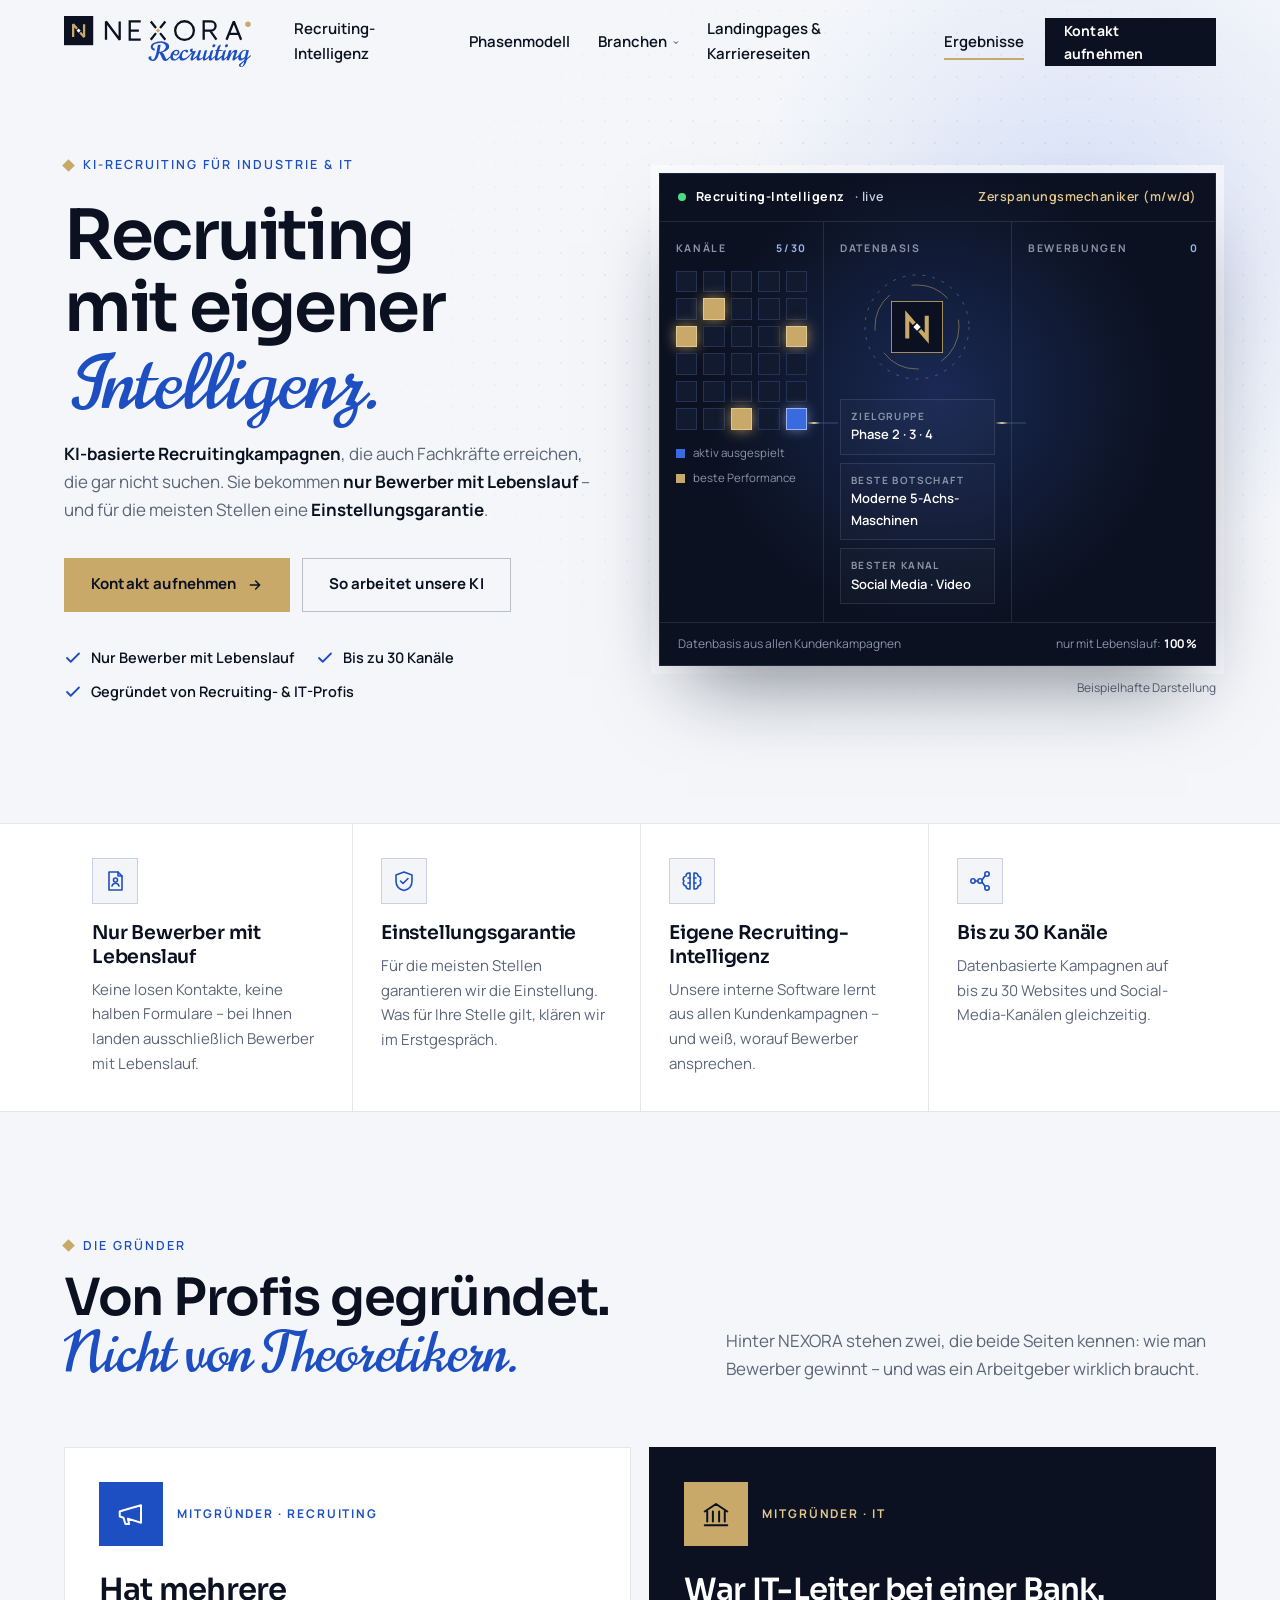
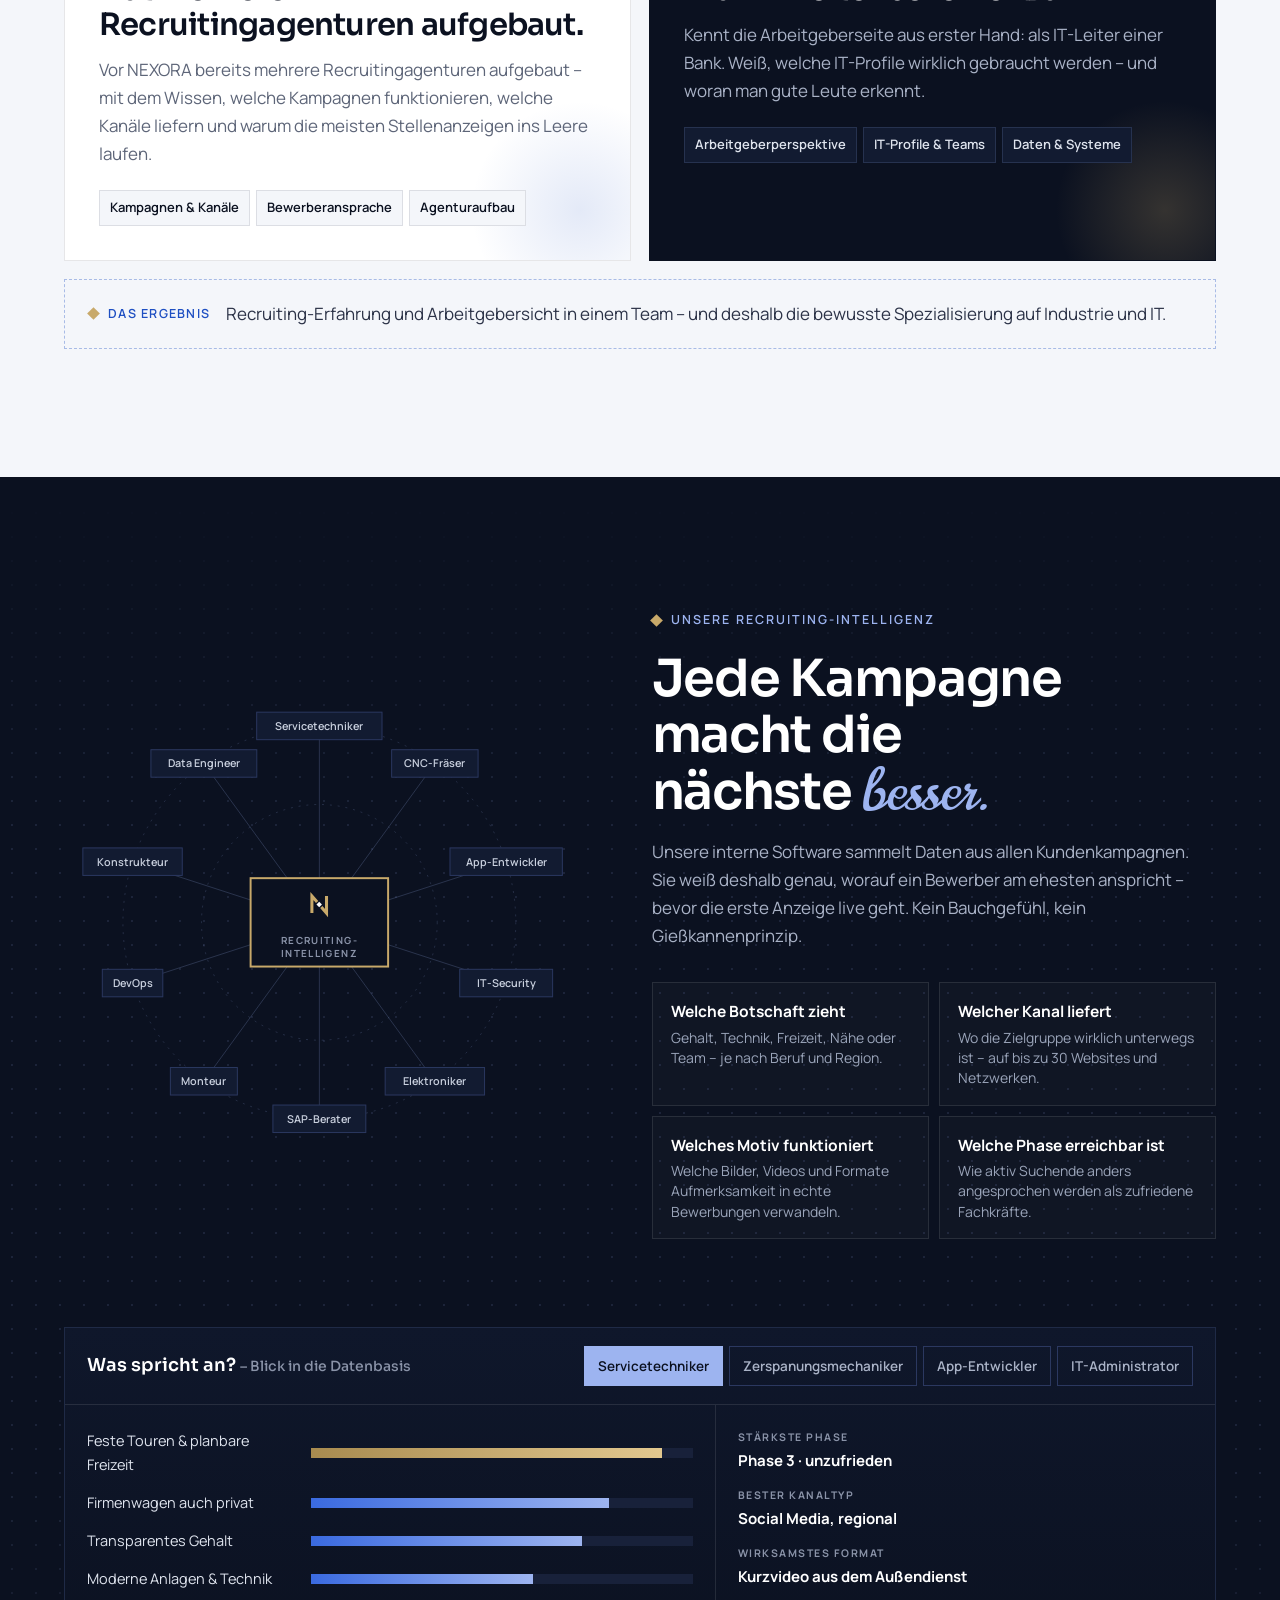
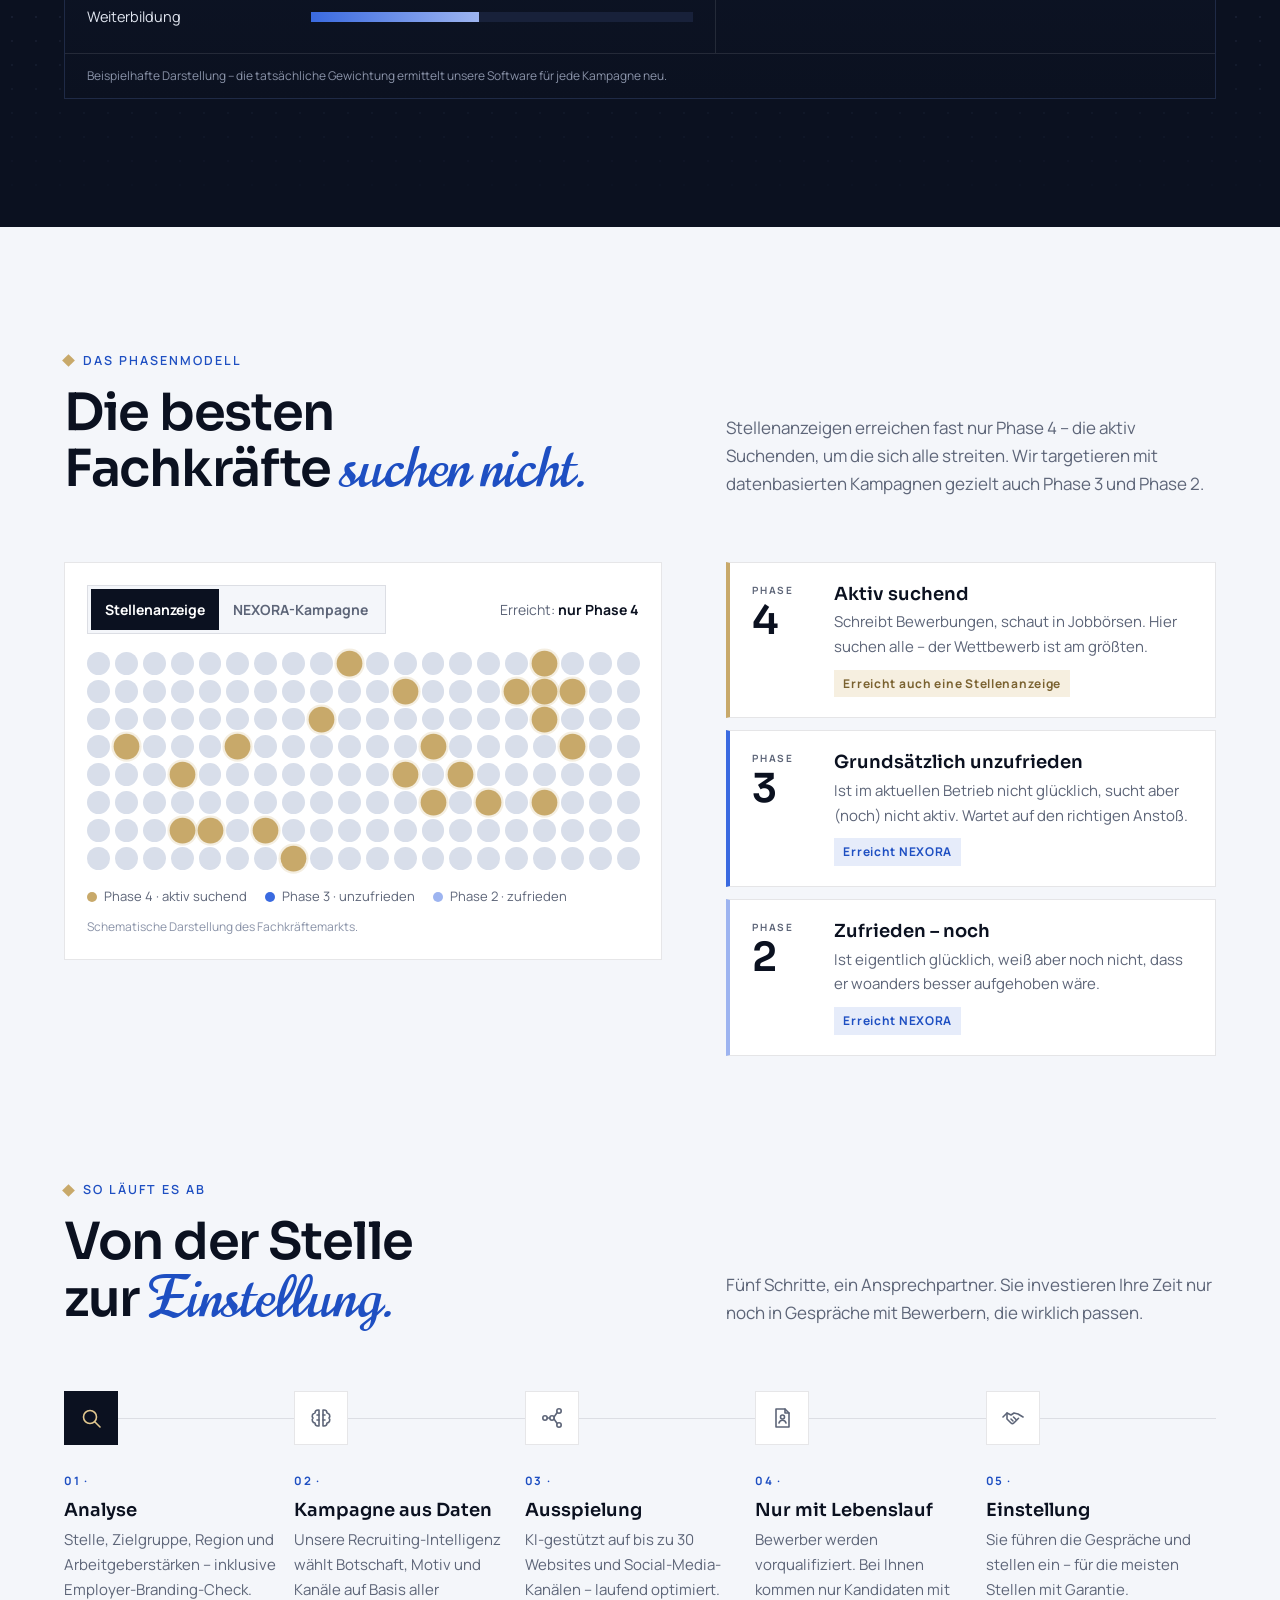
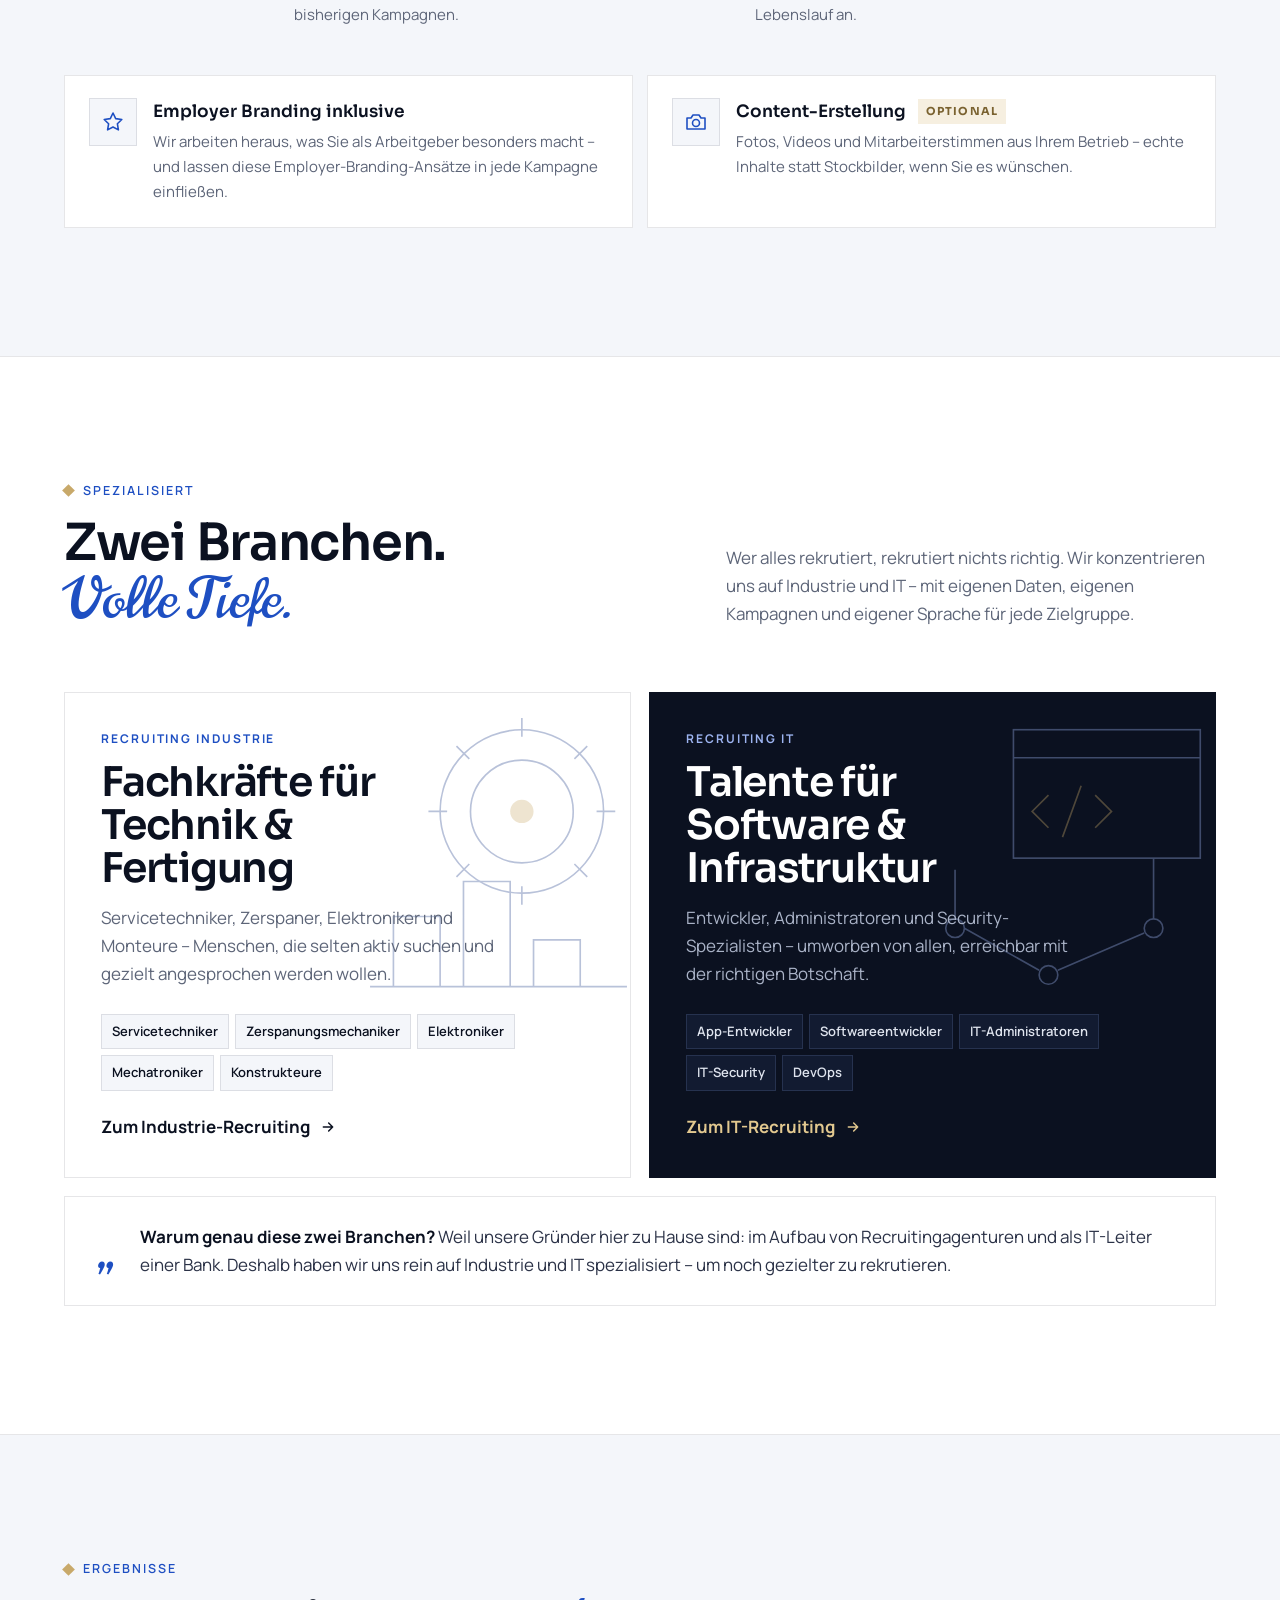
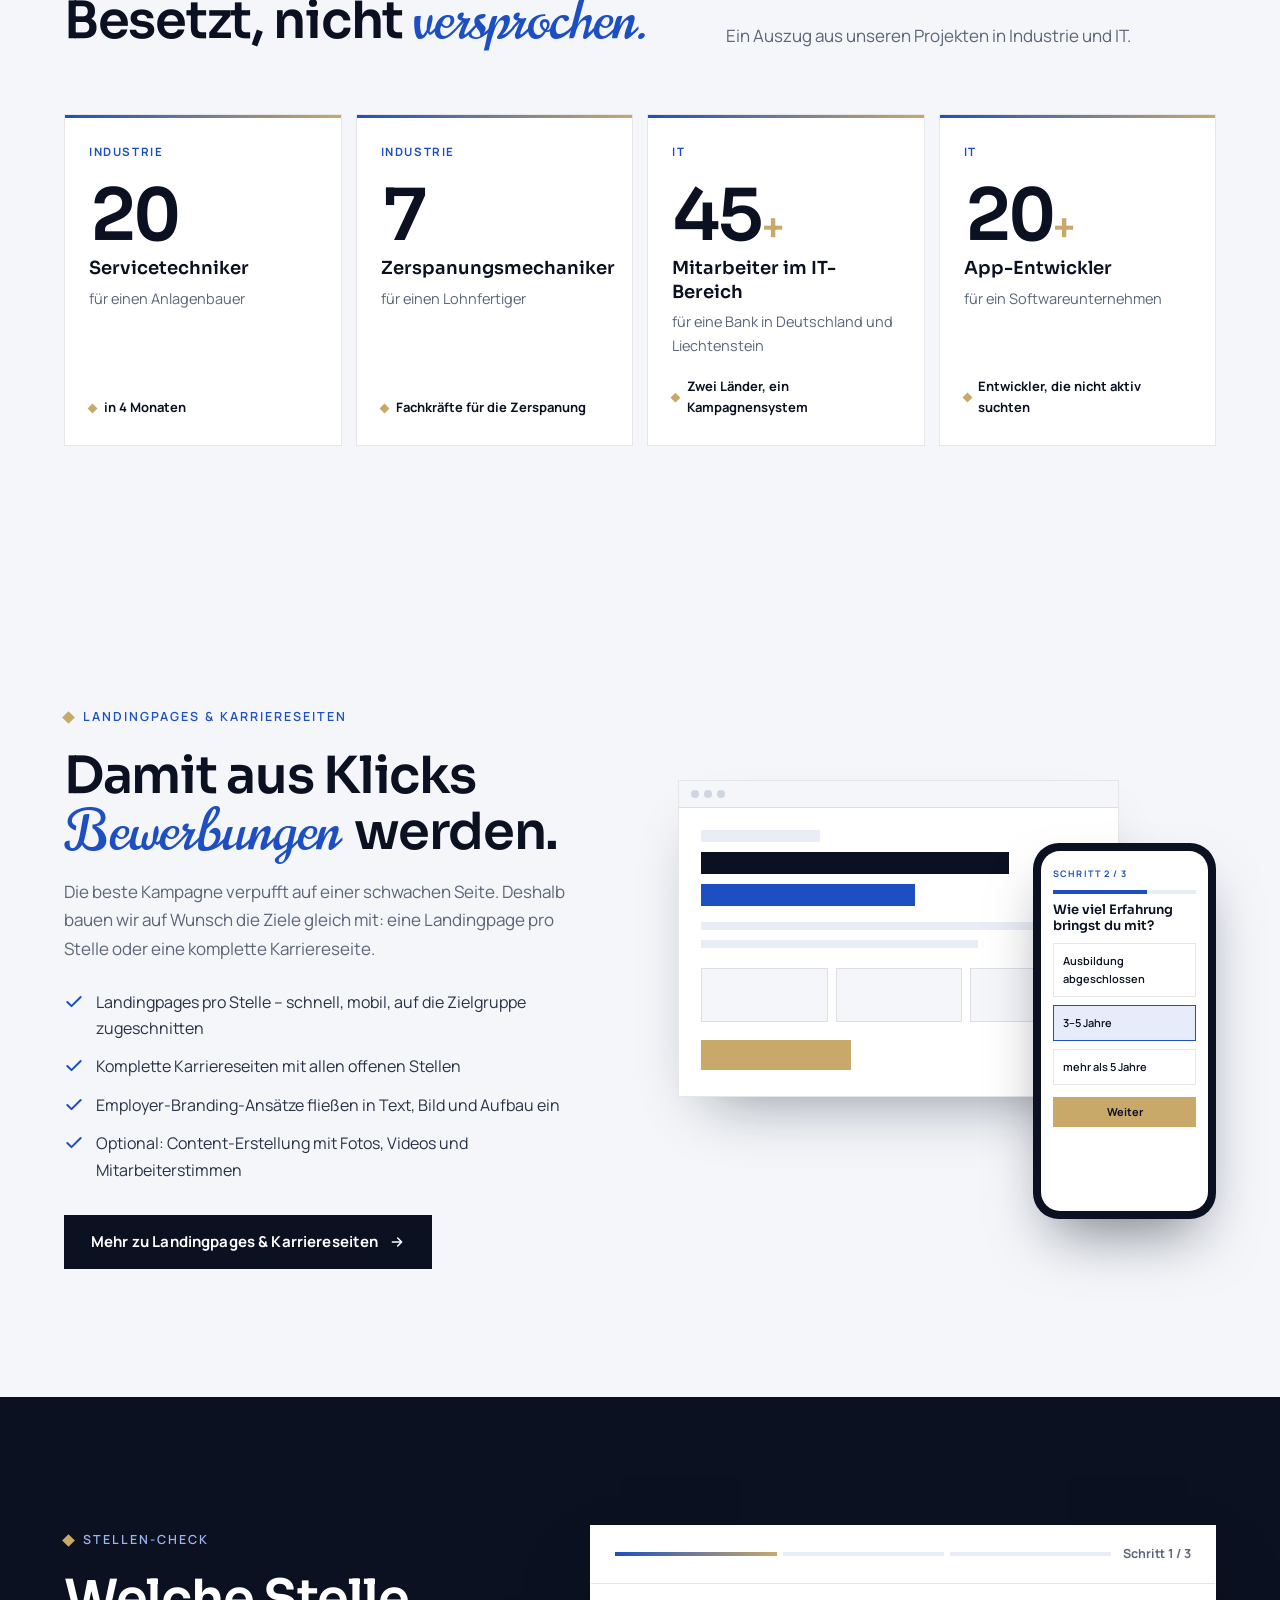
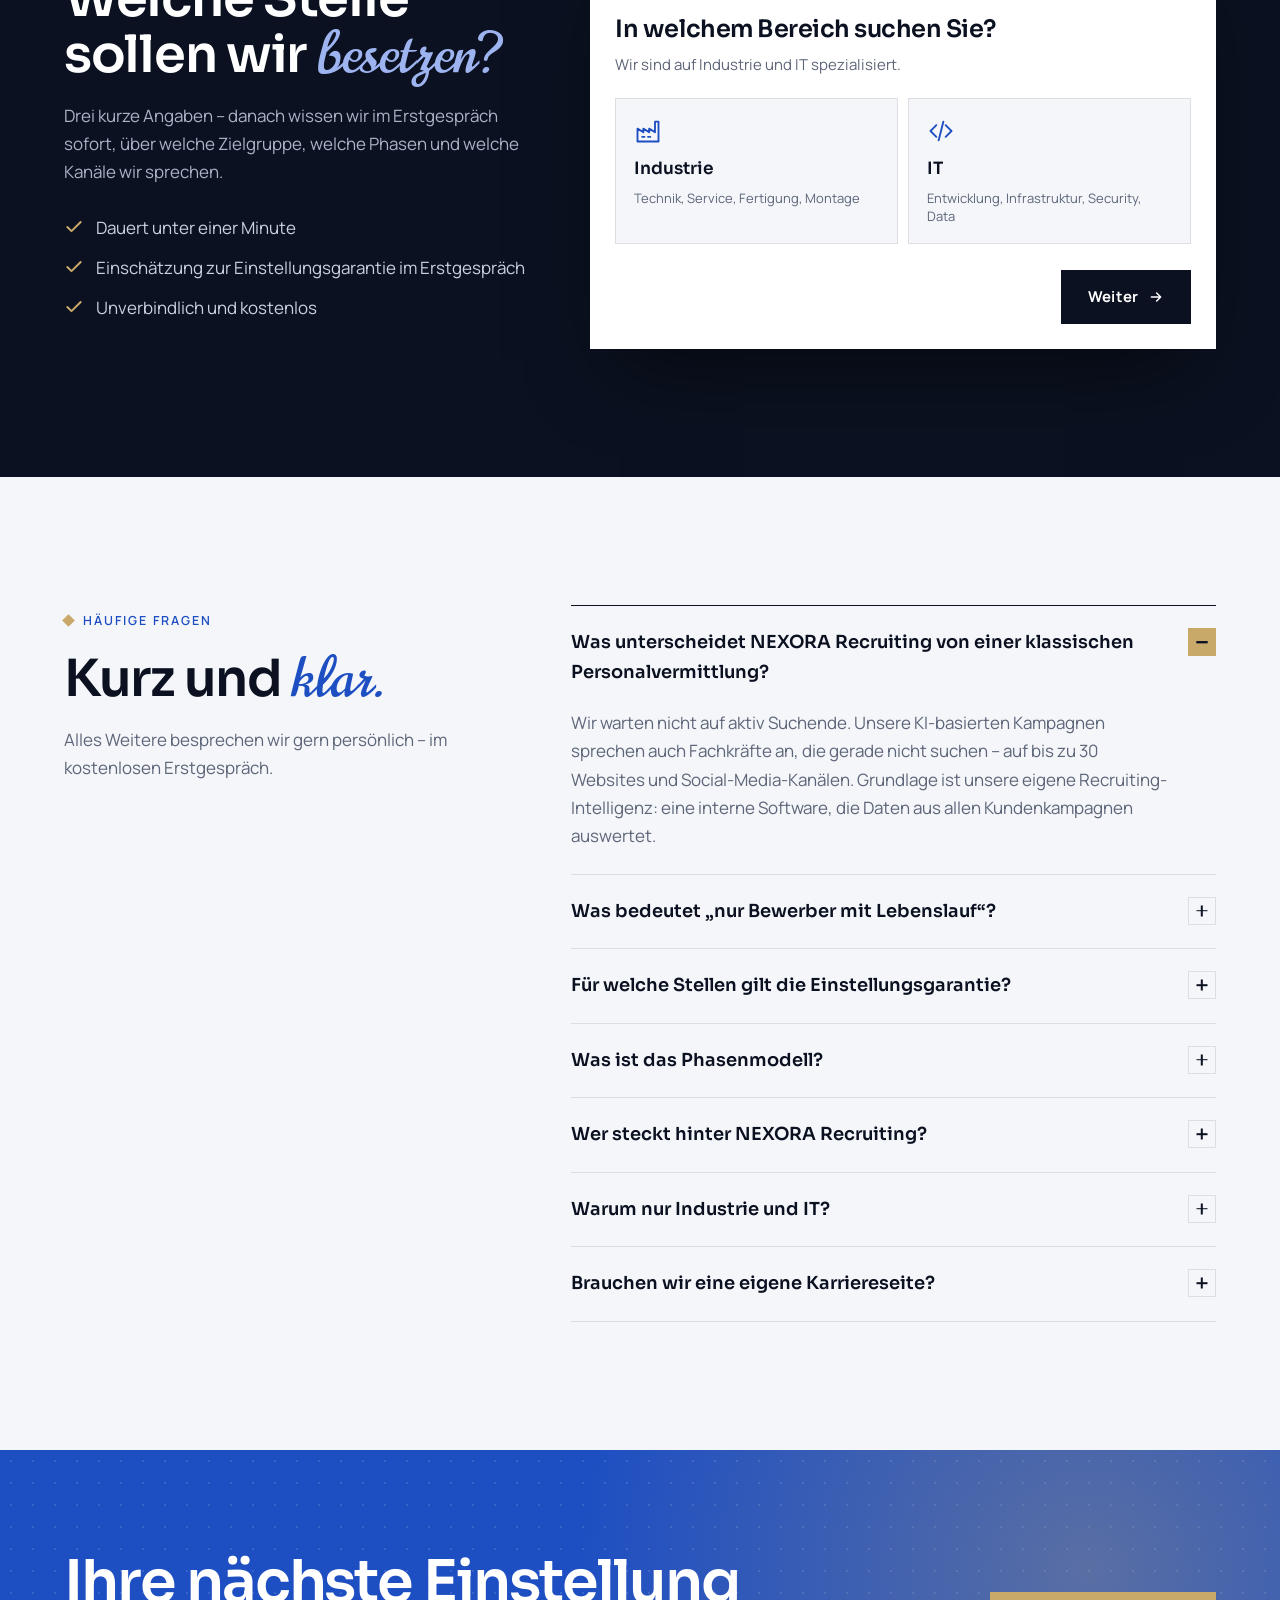
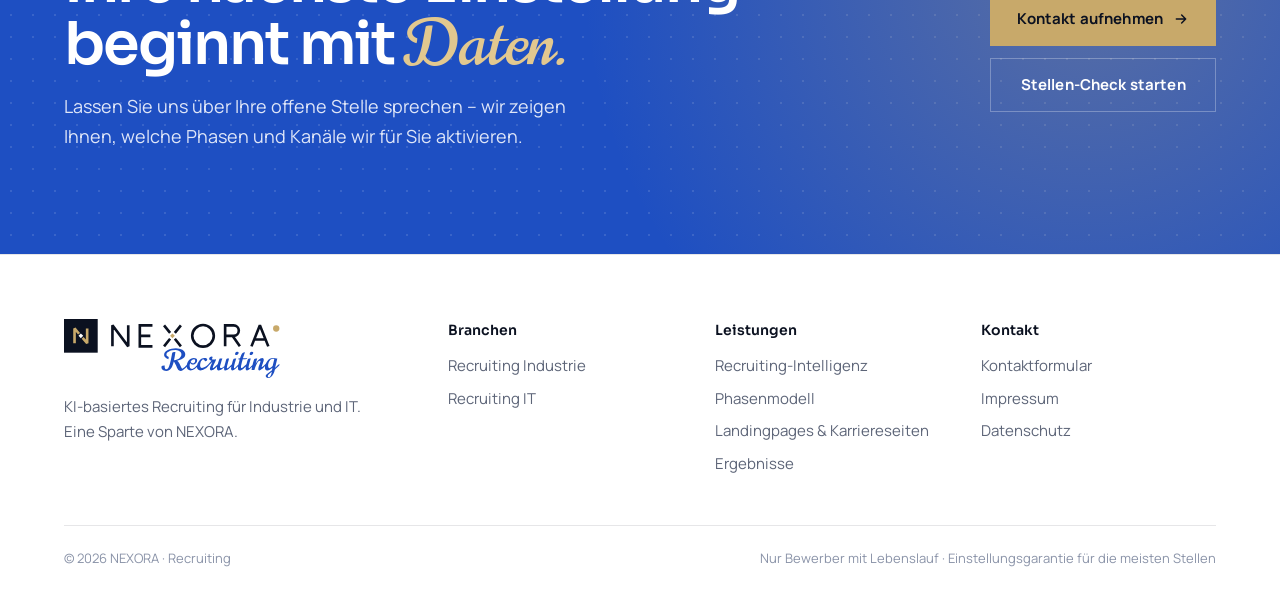
<file: index.html>
<!doctype html>
<html lang="de">
<head>
<meta charset="utf-8">
<meta name="viewport" content="width=device-width, initial-scale=1">
<title>NEXORA Recruiting – KI-basiertes Recruiting für Industrie &amp; IT</title>
<meta name="description" content="KI-basierte Recruitingkampagnen für Industrie und IT: nur Bewerber mit Lebenslauf, Einstellungsgarantie für die meisten Stellen, datenbasiert auf bis zu 30 Kanälen.">
<link rel="canonical" href="https://www.nexora-recruiting.de/">
<meta property="og:type" content="website">
<meta property="og:locale" content="de_DE">
<meta property="og:site_name" content="NEXORA Recruiting">
<meta property="og:title" content="NEXORA Recruiting – KI-basiertes Recruiting für Industrie &amp; IT">
<meta property="og:description" content="KI-basierte Recruitingkampagnen für Industrie und IT: nur Bewerber mit Lebenslauf, Einstellungsgarantie für die meisten Stellen, datenbasiert auf bis zu 30 Kanälen.">
<meta property="og:url" content="https://www.nexora-recruiting.de/">
<meta property="og:image" content="https://www.nexora-recruiting.de/assets/og-image.png">
<meta property="og:image:width" content="1200">
<meta property="og:image:height" content="630">
<meta name="twitter:card" content="summary_large_image">
<meta name="theme-color" content="#0b1120">
<link rel="icon" href="assets/logo/nexora-mark.svg" type="image/svg+xml">
<link rel="preload" href="assets/fonts/manrope-latin.woff2" as="font" type="font/woff2" crossorigin>
<link rel="preload" href="assets/fonts/sora-latin.woff2" as="font" type="font/woff2" crossorigin>
<link rel="stylesheet" href="styles.css">
<script type="application/ld+json">{"@context":"https://schema.org","@type":"Organization","name":"NEXORA Recruiting","parentOrganization":{"@type":"Organization","name":"NEXORA"},"url":"https://www.nexora-recruiting.de/","logo":"https://www.nexora-recruiting.de/assets/logo/nexora-recruiting-logo.svg","description":"KI-basierte Recruitingkampagnen für Industrie und IT – nur Bewerber mit Lebenslauf, für die meisten Stellen mit Einstellungsgarantie."}</script>
<script type="application/ld+json">{"@context":"https://schema.org","@type":"FAQPage","mainEntity":[{"@type":"Question","name":"Was unterscheidet NEXORA Recruiting von einer klassischen Personalvermittlung?","acceptedAnswer":{"@type":"Answer","text":"Wir warten nicht auf aktiv Suchende. Unsere KI-basierten Kampagnen sprechen auch Fachkräfte an, die gerade nicht suchen – auf bis zu 30 Websites und Social-Media-Kanälen. Grundlage ist unsere eigene Recruiting-Intelligenz: eine interne Software, die Daten aus allen Kundenkampagnen auswertet."}},{"@type":"Question","name":"Was bedeutet „nur Bewerber mit Lebenslauf“?","acceptedAnswer":{"@type":"Answer","text":"Sie bekommen keine losen Kontakte oder halb ausgefüllten Formulare. Bei Ihnen landen ausschließlich Bewerber, die einen Lebenslauf vorgelegt haben – damit Sie direkt entscheiden können, wen Sie kennenlernen möchten."}},{"@type":"Question","name":"Für welche Stellen gilt die Einstellungsgarantie?","acceptedAnswer":{"@type":"Answer","text":"Für die meisten Positionen in Industrie und IT bieten wir eine Einstellungsgarantie. Ob und in welcher Form sie für Ihre konkrete Stelle gilt, klären wir transparent im Erstgespräch."}},{"@type":"Question","name":"Was ist das Phasenmodell?","acceptedAnswer":{"@type":"Answer","text":"Wir teilen Kandidaten nach ihrer Wechselbereitschaft ein. Phase 4 sucht aktiv. Phase 3 ist mit dem aktuellen Betrieb grundsätzlich unzufrieden. Phase 2 ist zufrieden – weiß aber noch nicht, dass es woanders besser passen würde. Stellenanzeigen erreichen fast nur Phase 4, unsere Kampagnen gezielt alle drei."}},{"@type":"Question","name":"Wer steckt hinter NEXORA Recruiting?","acceptedAnswer":{"@type":"Answer","text":"NEXORA wurde von Profis gegründet: Einer unserer Gründer hat bereits mehrere Recruitingagenturen aufgebaut, ein anderer war IT-Leiter bei einer Bank. Recruiting-Erfahrung und die Perspektive des Arbeitgebers sitzen bei uns also am selben Tisch."}},{"@type":"Question","name":"Warum nur Industrie und IT?","acceptedAnswer":{"@type":"Answer","text":"Weil wir genau hier zu Hause sind – im Recruiting und in der IT. Mit NEXORA haben wir uns bewusst auf Industrie und IT spezialisiert: Je enger der Fokus, desto präziser die Daten – und desto gezielter die Ansprache."}},{"@type":"Question","name":"Brauchen wir eine eigene Karriereseite?","acceptedAnswer":{"@type":"Answer","text":"Nicht zwingend – wir können Landingpages pro Stelle und komplette Karriereseiten für Sie erstellen. Content wie Fotos, Videos und Mitarbeiterstimmen bieten wir optional dazu an."}}]}</script>
</head>
<body>
<a class="skip" href="#inhalt">Zum Inhalt springen</a>
<header class="hdr">
  <div class="wrap hdr-in">
    <a class="brand" href="#top" aria-label="NEXORA Recruiting – zur Startseite"><img src="assets/logo/nexora-recruiting-logo.svg" alt="NEXORA Recruiting" width="190" height="52"></a>
    <nav class="nav" id="nav" aria-label="Hauptmenü">
      <ul class="menu">
        <li><a href="#intelligenz">Recruiting-Intelligenz</a></li>
        <li><a href="#phasen">Phasenmodell</a></li>
        <li class="has-sub"><button class="sub-toggle" aria-expanded="false">Branchen <svg viewBox="0 0 12 12"><path d="M2 4l4 4 4-4"/></svg></button><ul class="submenu" role="list" style="list-style:none;margin:0"><li><a href="industrie-recruiting.html"><span class="mi"><svg viewBox="0 0 24 24" aria-hidden="true"><path d="M3 21V10l5 3V10l5 3V10l5 3V4h3v17z"/><path d="M7 17h2M12 17h2"/></svg></span><span><strong>Recruiting Industrie</strong><small>Servicetechniker, Zerspaner, Elektroniker & Co.</small></span></a></li><li><a href="it-recruiting.html"><span class="mi"><svg viewBox="0 0 24 24" aria-hidden="true"><path d="M8 7l-5 5 5 5M16 7l5 5-5 5M14 4l-4 16"/></svg></span><span><strong>Recruiting IT</strong><small>Entwickler, Administratoren, IT-Security & Co.</small></span></a></li></ul></li>
        <li><a href="landingpages-karriereseiten.html">Landingpages &amp; Karriereseiten</a></li>
        <li><a href="#ergebnisse">Ergebnisse</a></li>
      </ul>
      <a class="btn btn-ink btn-sm" href="kontakt.html">Kontakt aufnehmen</a>
    </nav>
    <button class="burger" aria-label="Menü öffnen" aria-expanded="false" aria-controls="nav"><span></span></button>
  </div>
</header>
<main id="inhalt">
<section class="hero" id="top">
  <div class="wrap hero-grid">
    <div>
      <span class="pre">KI-Recruiting für Industrie &amp; IT</span>
      <h1>Recruiting mit eigener <span class="sc">Intelligenz.</span></h1>
      <p class="lead"><b>KI-basierte Recruitingkampagnen</b>, die auch Fachkräfte erreichen, die gar nicht suchen. Sie bekommen <b>nur Bewerber mit Lebenslauf</b> – und für die meisten Stellen eine <b>Einstellungsgarantie</b>.</p>
      <div class="hero-actions">
        <a class="btn btn-brass" href="kontakt.html">Kontakt aufnehmen <svg viewBox="0 0 24 24" fill="none" stroke="currentColor" stroke-width="2.2" stroke-linecap="round" stroke-linejoin="round"><path d="M5 12h14M13 6l6 6-6 6"/></svg></a>
        <a class="btn btn-line" href="#intelligenz">So arbeitet unsere KI</a>
      </div>
      <ul class="trust">
        <li><svg viewBox="0 0 24 24" fill="none" stroke="currentColor" stroke-width="2.4" stroke-linecap="round" stroke-linejoin="round"><path d="M20 6L9 17l-5-5"/></svg>Nur Bewerber mit Lebenslauf</li>
        <li><svg viewBox="0 0 24 24" fill="none" stroke="currentColor" stroke-width="2.4" stroke-linecap="round" stroke-linejoin="round"><path d="M20 6L9 17l-5-5"/></svg>Bis zu 30 Kanäle</li>
        <li><svg viewBox="0 0 24 24" fill="none" stroke="currentColor" stroke-width="2.4" stroke-linecap="round" stroke-linejoin="round"><path d="M20 6L9 17l-5-5"/></svg>Gegründet von Recruiting- &amp; IT-Profis</li>
      </ul>
    </div>
    <div>
      <div class="engine" aria-label="Beispielhafte Darstellung einer laufenden Recruitingkampagne">
        <div class="eng-top"><span class="live"></span><b>Recruiting-Intelligenz</b><span>· live</span><span class="job" data-job>Servicetechniker (m/w/d)</span></div>
        <div class="eng-body">
          <span class="wire w1"></span><span class="wire w2"></span>
          <div class="eng-col c1"><p class="eng-lbl">Kanäle <em data-chan-count>0/30</em></p><div class="chans" data-chans></div>
            <div class="chan-key"><span><i style="background:var(--blue-2)"></i>aktiv ausgespielt</span><span><i style="background:var(--brass)"></i>beste Performance</span></div></div>
          <div class="eng-col c2"><p class="eng-lbl">Datenbasis</p>
            <div class="core"><svg viewBox="0 0 112 112"><circle class="ring" cx="56" cy="56" r="52" fill="none" stroke="rgba(157,180,240,.35)" stroke-dasharray="3 7"/><circle class="ring2" cx="56" cy="56" r="42" fill="none" stroke="rgba(200,169,106,.5)" stroke-dasharray="40 24"/></svg>
              <svg class="mark" viewBox="0 0 64 64"><rect width="64" height="64" fill="#0B1120" stroke="#C8A96A" stroke-width="2"/><path fill="none" stroke="#C8A96A" stroke-width="5" d="M20 46V18l8.6 10M35.4 36 44 46V18"/><path class="node" fill="#fff" d="M32 27.5l4.5 4.5-4.5 4.5-4.5-4.5z"/></svg></div>
            <dl class="reads"><div><dt>Zielgruppe</dt><dd data-r="ziel">Phase 2 · 3 · 4</dd></div><div><dt>Beste Botschaft</dt><dd data-r="msg">Feste Touren, planbare Freizeit</dd></div><div><dt>Bester Kanal</dt><dd data-r="kanal">Social Media · regional</dd></div></dl></div>
          <div class="eng-col c3"><p class="eng-lbl">Bewerbungen <em data-app-count>0</em></p><div class="apps" data-apps></div></div>
        </div>
        <div class="eng-foot"><span>Datenbasis aus allen Kundenkampagnen</span><span>nur mit Lebenslauf: <b>100 %</b></span></div>
      </div>
      <p class="eng-note">Beispielhafte Darstellung</p>
    </div>
  </div>
</section>

<section class="promise"><div class="wrap promise-grid"><div class="pr rv"><span class="ic"><svg viewBox="0 0 24 24" aria-hidden="true"><path d="M6 3h9l4 4v14H6z"/><path d="M15 3v4h4"/><circle cx="12.5" cy="11" r="2"/><path d="M9 17c.6-1.8 2-2.7 3.5-2.7s2.9.9 3.5 2.7"/></svg></span><h3>Nur Bewerber mit Lebenslauf</h3><p>Keine losen Kontakte, keine halben Formulare – bei Ihnen landen ausschließlich Bewerber mit Lebenslauf.</p></div><div class="pr rv"><span class="ic"><svg viewBox="0 0 24 24" aria-hidden="true"><path d="M12 3l8 3v6c0 5-3.4 8.4-8 9.5C7.4 20.4 4 17 4 12V6z"/><path d="M8.5 12l2.5 2.5L16 9.5"/></svg></span><h3>Einstellungsgarantie</h3><p>Für die meisten Stellen garantieren wir die Einstellung. Was für Ihre Stelle gilt, klären wir im Erstgespräch.</p></div><div class="pr rv"><span class="ic"><svg viewBox="0 0 24 24" aria-hidden="true"><path d="M9 4a3 3 0 0 0-3 3 3 3 0 0 0-2 5 3 3 0 0 0 2 5 3 3 0 0 0 3 3h1V4z"/><path d="M15 4a3 3 0 0 1 3 3 3 3 0 0 1 2 5 3 3 0 0 1-2 5 3 3 0 0 1-3 3h-1V4z"/><path d="M10 9h-2M14 9h2M10 14H8M14 14h2"/></svg></span><h3>Eigene Recruiting-Intelligenz</h3><p>Unsere interne Software lernt aus allen Kundenkampagnen – und weiß, worauf Bewerber ansprechen.</p></div><div class="pr rv"><span class="ic"><svg viewBox="0 0 24 24" aria-hidden="true"><circle cx="5" cy="12" r="2.2"/><circle cx="19" cy="5" r="2.2"/><circle cx="19" cy="19" r="2.2"/><circle cx="12" cy="12" r="2.2"/><path d="M7.2 12h2.6M14 11l3.2-4.5M14 13l3.2 4.5"/></svg></span><h3>Bis zu 30 Kanäle</h3><p>Datenbasierte Kampagnen auf bis zu 30 Websites und Social-Media-Kanälen gleichzeitig.</p></div></div></section>

<section class="sec" id="gruender">
  <div class="wrap">
    <div class="head"><span class="pre">Die Gründer</span><h2 class="h2 rv">Von Profis gegründet. <span class="sc">Nicht von Theoretikern.</span></h2><p class="lead rv">Hinter NEXORA stehen zwei, die beide Seiten kennen: wie man Bewerber gewinnt – und was ein Arbeitgeber wirklich braucht.</p></div>
    <div class="founders">
      <article class="fd rv">
        <div class="fd-top"><span class="fd-mono"><svg viewBox="0 0 24 24" aria-hidden="true"><path d="M3 10v4l3 1 1.5 5h3l-1-4.3L20 19V5L6 9z"/></svg></span><span class="fd-tag">Mitgründer · Recruiting</span></div>
        <h3>Hat mehrere Recruitingagenturen aufgebaut.</h3>
        <p>Vor NEXORA bereits mehrere Recruitingagenturen aufgebaut – mit dem Wissen, welche Kampagnen funktionieren, welche Kanäle liefern und warum die meisten Stellenanzeigen ins Leere laufen.</p>
        <ul><li>Kampagnen &amp; Kanäle</li><li>Bewerberansprache</li><li>Agenturaufbau</li></ul>
      </article>
      <article class="fd it rv">
        <div class="fd-top"><span class="fd-mono"><svg viewBox="0 0 24 24" aria-hidden="true"><path d="M3 10l9-6 9 6M5 10v8M9.5 10v8M14.5 10v8M19 10v8M3 21h18"/></svg></span><span class="fd-tag">Mitgründer · IT</span></div>
        <h3>War IT-Leiter bei einer Bank.</h3>
        <p>Kennt die Arbeitgeberseite aus erster Hand: als IT-Leiter einer Bank. Weiß, welche IT-Profile wirklich gebraucht werden – und woran man gute Leute erkennt.</p>
        <ul><li>Arbeitgeberperspektive</li><li>IT-Profile &amp; Teams</li><li>Daten &amp; Systeme</li></ul>
      </article>
    </div>
    <p class="fd-note rv"><span class="pre" style="letter-spacing:.1em">Das Ergebnis</span> Recruiting-Erfahrung und Arbeitgebersicht in einem Team – und deshalb die bewusste Spezialisierung auf Industrie und IT.</p>
  </div>
</section>

<section class="sec dark intel" id="intelligenz">
  <div class="wrap">
    <div class="intel-grid">
      <div class="loop rv" aria-hidden="true"><svg viewBox="0 0 520 520">
  <circle class="orbit" cx="260" cy="260" r="200"/><circle class="orbit" cx="260" cy="260" r="120"/>
  <line class="spoke" x1="260" y1="260" x2="260.0" y2="60.0"/><g class="cnode" data-x="260.0" data-y="60.0"><rect x="196.2" y="46.0" width="127.6" height="28"/><text x="260.0" y="64.0" text-anchor="middle">Servicetechniker</text></g><line class="spoke" x1="260" y1="260" x2="377.6" y2="98.2"/><g class="cnode" data-x="377.6" data-y="98.2"><rect x="333.6" y="84.2" width="88.0" height="28"/><text x="377.6" y="102.2" text-anchor="middle">CNC-Fräser</text></g><line class="spoke" x1="260" y1="260" x2="450.2" y2="198.2"/><g class="cnode" data-x="450.2" data-y="198.2"><rect x="393.0" y="184.2" width="114.4" height="28"/><text x="450.2" y="202.2" text-anchor="middle">App-Entwickler</text></g><line class="spoke" x1="260" y1="260" x2="450.2" y2="321.8"/><g class="cnode" data-x="450.2" data-y="321.8"><rect x="402.9" y="307.8" width="94.6" height="28"/><text x="450.2" y="325.8" text-anchor="middle">IT-Security</text></g><line class="spoke" x1="260" y1="260" x2="377.6" y2="421.8"/><g class="cnode" data-x="377.6" data-y="421.8"><rect x="327.0" y="407.8" width="101.2" height="28"/><text x="377.6" y="425.8" text-anchor="middle">Elektroniker</text></g><line class="spoke" x1="260" y1="260" x2="260.0" y2="460.0"/><g class="cnode" data-x="260.0" data-y="460.0"><rect x="212.7" y="446.0" width="94.6" height="28"/><text x="260.0" y="464.0" text-anchor="middle">SAP-Berater</text></g><line class="spoke" x1="260" y1="260" x2="142.4" y2="421.8"/><g class="cnode" data-x="142.4" data-y="421.8"><rect x="108.3" y="407.8" width="68.2" height="28"/><text x="142.4" y="425.8" text-anchor="middle">Monteur</text></g><line class="spoke" x1="260" y1="260" x2="69.8" y2="321.8"/><g class="cnode" data-x="69.8" data-y="321.8"><rect x="39.0" y="307.8" width="61.6" height="28"/><text x="69.8" y="325.8" text-anchor="middle">DevOps</text></g><line class="spoke" x1="260" y1="260" x2="69.8" y2="198.2"/><g class="cnode" data-x="69.8" data-y="198.2"><rect x="19.2" y="184.2" width="101.2" height="28"/><text x="69.8" y="202.2" text-anchor="middle">Konstrukteur</text></g><line class="spoke" x1="260" y1="260" x2="142.4" y2="98.2"/><g class="cnode" data-x="142.4" data-y="98.2"><rect x="88.5" y="84.2" width="107.8" height="28"/><text x="142.4" y="102.2" text-anchor="middle">Data Engineer</text></g>
  <g class="pulses"></g>
  <g class="center"><rect x="190" y="215" width="140" height="90"/>
    <g transform="translate(240 222) scale(.62)"><path fill="none" stroke="#C8A96A" stroke-width="5" d="M20 46V18l8.6 10M35.4 36 44 46V18"/><path class="node-c" fill="#fff" d="M32 27.5l4.5 4.5-4.5 4.5-4.5-4.5z"/></g>
    <text class="lbl" x="260" y="282" text-anchor="middle">RECRUITING-</text><text class="lbl" x="260" y="295" text-anchor="middle">INTELLIGENZ</text></g>
</svg></div>

      <div>
        <span class="pre">Unsere Recruiting-Intelligenz</span>
        <h2 class="h2 rv" style="margin-top:18px">Jede Kampagne macht die nächste <span class="sc">besser.</span></h2>
        <p class="lead rv" style="margin-top:18px">Unsere interne Software sammelt Daten aus allen Kundenkampagnen. Sie weiß deshalb genau, worauf ein Bewerber am ehesten anspricht – bevor die erste Anzeige live geht. Kein Bauchgefühl, kein Gießkannenprinzip.</p>
        <ul class="know"><li class="rv"><b>Welche Botschaft zieht</b><span>Gehalt, Technik, Freizeit, Nähe oder Team – je nach Beruf und Region.</span></li><li class="rv"><b>Welcher Kanal liefert</b><span>Wo die Zielgruppe wirklich unterwegs ist – auf bis zu 30 Websites und Netzwerken.</span></li><li class="rv"><b>Welches Motiv funktioniert</b><span>Welche Bilder, Videos und Formate Aufmerksamkeit in echte Bewerbungen verwandeln.</span></li><li class="rv"><b>Welche Phase erreichbar ist</b><span>Wie aktiv Suchende anders angesprochen werden als zufriedene Fachkräfte.</span></li></ul>
      </div>
    </div>
    <div class="console rv" data-console>
      <div class="con-top"><h3>Was spricht an? <span style="color:var(--steel);font-weight:500;font-size:14px">– Blick in die Datenbasis</span></h3>
        <div class="con-tabs" role="tablist">
          <button role="tab" aria-selected="true" data-k="0">Servicetechniker</button><button role="tab" aria-selected="false" data-k="1">Zerspanungsmechaniker</button><button role="tab" aria-selected="false" data-k="2">App-Entwickler</button><button role="tab" aria-selected="false" data-k="3">IT-Administrator</button>
        </div></div>
      <div class="con-body"><div class="bars" data-bars></div>
        <div class="con-side"><div><small>Stärkste Phase</small><b data-c="phase"></b></div><div><small>Bester Kanaltyp</small><b data-c="kanal"></b></div><div><small>Wirksamstes Format</small><b data-c="format"></b></div></div></div>
      <p class="con-note">Beispielhafte Darstellung – die tatsächliche Gewichtung ermittelt unsere Software für jede Kampagne neu.</p>
    </div>
  </div>
</section>

<section class="sec" id="phasen">
  <div class="wrap">
    <div class="head"><span class="pre">Das Phasenmodell</span><h2 class="h2 rv">Die besten Fachkräfte <span class="sc">suchen nicht.</span></h2><p class="lead rv">Stellenanzeigen erreichen fast nur Phase 4 – die aktiv Suchenden, um die sich alle streiten. Wir targetieren mit datenbasierten Kampagnen gezielt auch Phase 3 und Phase 2.</p></div>
    <div class="phase-grid">
      <div class="pool rv" data-pool>
        <div class="pool-top"><div class="seg" role="group" aria-label="Reichweite vergleichen"><button aria-pressed="false" data-mode="ad">Stellenanzeige</button><button aria-pressed="true" data-mode="nx">NEXORA-Kampagne</button></div><span class="reach" data-reach>Erreicht: <b>Phase 2, 3 und 4</b></span></div>
        <div class="dots" data-dots></div>
        <div class="pool-key"><span><i style="background:var(--brass)"></i>Phase 4 · aktiv suchend</span><span><i style="background:var(--blue-2)"></i>Phase 3 · unzufrieden</span><span><i style="background:var(--sky)"></i>Phase 2 · zufrieden</span></div>
        <p class="pool-note">Schematische Darstellung des Fachkräftemarkts.</p>
      </div>
      <div class="phases"><div class="ph p4 rv"><div class="no"><small>Phase</small>4</div><div><h3>Aktiv suchend</h3><p>Schreibt Bewerbungen, schaut in Jobbörsen. Hier suchen alle – der Wettbewerb ist am größten.</p><span class="who">Erreicht auch eine Stellenanzeige</span></div></div><div class="ph p3 rv"><div class="no"><small>Phase</small>3</div><div><h3>Grundsätzlich unzufrieden</h3><p>Ist im aktuellen Betrieb nicht glücklich, sucht aber (noch) nicht aktiv. Wartet auf den richtigen Anstoß.</p><span class="who">Erreicht NEXORA</span></div></div><div class="ph p2 rv"><div class="no"><small>Phase</small>2</div><div><h3>Zufrieden – noch</h3><p>Ist eigentlich glücklich, weiß aber noch nicht, dass er woanders besser aufgehoben wäre.</p><span class="who">Erreicht NEXORA</span></div></div></div>
    </div>
  </div>
</section>

<section class="sec" id="ablauf" style="padding-top:0">
  <div class="wrap">
    <div class="head"><span class="pre">So läuft es ab</span><h2 class="h2 rv">Von der Stelle zur <span class="sc">Einstellung.</span></h2><p class="lead rv">Fünf Schritte, ein Ansprechpartner. Sie investieren Ihre Zeit nur noch in Gespräche mit Bewerbern, die wirklich passen.</p></div>
    <ol class="flow" data-flow><span class="fill" aria-hidden="true"></span><li><span class="dot"><svg viewBox="0 0 24 24" aria-hidden="true"><circle cx="11" cy="11" r="6.5"/><path d="M16 16l5 5"/></svg></span><small></small><h3>Analyse</h3><p>Stelle, Zielgruppe, Region und Arbeitgeberstärken – inklusive Employer-Branding-Check.</p></li><li><span class="dot"><svg viewBox="0 0 24 24" aria-hidden="true"><path d="M9 4a3 3 0 0 0-3 3 3 3 0 0 0-2 5 3 3 0 0 0 2 5 3 3 0 0 0 3 3h1V4z"/><path d="M15 4a3 3 0 0 1 3 3 3 3 0 0 1 2 5 3 3 0 0 1-2 5 3 3 0 0 1-3 3h-1V4z"/><path d="M10 9h-2M14 9h2M10 14H8M14 14h2"/></svg></span><small></small><h3>Kampagne aus Daten</h3><p>Unsere Recruiting-Intelligenz wählt Botschaft, Motiv und Kanäle auf Basis aller bisherigen Kampagnen.</p></li><li><span class="dot"><svg viewBox="0 0 24 24" aria-hidden="true"><circle cx="5" cy="12" r="2.2"/><circle cx="19" cy="5" r="2.2"/><circle cx="19" cy="19" r="2.2"/><circle cx="12" cy="12" r="2.2"/><path d="M7.2 12h2.6M14 11l3.2-4.5M14 13l3.2 4.5"/></svg></span><small></small><h3>Ausspielung</h3><p>KI-gestützt auf bis zu 30 Websites und Social-Media-Kanälen – laufend optimiert.</p></li><li><span class="dot"><svg viewBox="0 0 24 24" aria-hidden="true"><path d="M6 3h9l4 4v14H6z"/><path d="M15 3v4h4"/><circle cx="12.5" cy="11" r="2"/><path d="M9 17c.6-1.8 2-2.7 3.5-2.7s2.9.9 3.5 2.7"/></svg></span><small></small><h3>Nur mit Lebenslauf</h3><p>Bewerber werden vorqualifiziert. Bei Ihnen kommen nur Kandidaten mit Lebenslauf an.</p></li><li><span class="dot"><svg viewBox="0 0 24 24" aria-hidden="true"><path d="M2 11l4-4 4 2 3-2 4 1 5 3"/><path d="M6 7v6l4 4c.8.8 2 .8 2.8 0l4.7-4.7"/><path d="M10 13l2 2M12.5 11l2.5 2.5"/></svg></span><small></small><h3>Einstellung</h3><p>Sie führen die Gespräche und stellen ein – für die meisten Stellen mit Garantie.</p></li></ol>
    <div class="flow-extra">
      <div class="xbox rv"><span class="ic"><svg viewBox="0 0 24 24" aria-hidden="true"><path d="M12 3l2.7 5.6 6.1.9-4.4 4.3 1 6.1L12 17l-5.4 2.9 1-6.1L3.2 9.5l6.1-.9z"/></svg></span><div><h3>Employer Branding inklusive</h3><p>Wir arbeiten heraus, was Sie als Arbeitgeber besonders macht – und lassen diese Employer-Branding-Ansätze in jede Kampagne einfließen.</p></div></div>
      <div class="xbox rv"><span class="ic"><svg viewBox="0 0 24 24" aria-hidden="true"><path d="M3 8h4l2-3h6l2 3h4v11H3z"/><circle cx="12" cy="13" r="3.5"/></svg></span><div><h3>Content-Erstellung <span class="tag">optional</span></h3><p>Fotos, Videos und Mitarbeiterstimmen aus Ihrem Betrieb – echte Inhalte statt Stockbilder, wenn Sie es wünschen.</p></div></div>
    </div>
  </div>
</section>

<section class="sec" id="branchen" style="background:var(--white);border-block:1px solid var(--line)">
  <div class="wrap">
    <div class="head"><span class="pre">Spezialisiert</span><h2 class="h2 rv">Zwei Branchen. <span class="sc">Volle Tiefe.</span></h2><p class="lead rv">Wer alles rekrutiert, rekrutiert nichts richtig. Wir konzentrieren uns auf Industrie und IT – mit eigenen Daten, eigenen Kampagnen und eigener Sprache für jede Zielgruppe.</p></div>
    <div class="br-grid">
      <a class="br rv" href="industrie-recruiting.html"><span class="art"><svg viewBox="0 0 300 300" fill="none" stroke="#1F3C88" stroke-width="1.4" opacity=".35"><circle cx="190" cy="110" r="70"/><circle cx="190" cy="110" r="44"/><circle cx="190" cy="110" r="10" fill="#C8A96A" stroke="none"/><path d="M190 30v16M190 174v16M110 110h16M254 110h16M134 54l11 11M235 155l11 11M134 166l11-11M235 65l11-11"/><path d="M60 260h220M80 260v-60h40v60M140 260v-90h40v90M200 260v-40h40v40"/></svg>
</span><span class="kick">Recruiting Industrie</span><h3>Fachkräfte für Technik &amp; Fertigung</h3><p>Servicetechniker, Zerspaner, Elektroniker und Monteure – Menschen, die selten aktiv suchen und gezielt angesprochen werden wollen.</p><span class="roles"><span>Servicetechniker</span><span>Zerspanungsmechaniker</span><span>Elektroniker</span><span>Mechatroniker</span><span>Konstrukteure</span></span><span class="go">Zum Industrie-Recruiting <svg viewBox="0 0 24 24" fill="none" stroke="currentColor" stroke-width="2.2" stroke-linecap="round" stroke-linejoin="round"><path d="M5 12h14M13 6l6 6-6 6"/></svg></span></a>
      <a class="br it rv" href="it-recruiting.html"><span class="art"><svg viewBox="0 0 300 300" fill="none" stroke="#9DB4F0" stroke-width="1.4" opacity=".4"><rect x="110" y="40" width="160" height="110"/><path d="M110 64h160"/><path d="M140 96l-14 14 14 14M180 96l14 14-14 14M168 88l-16 44" stroke="#C8A96A"/><circle cx="60" cy="210" r="8"/><circle cx="140" cy="250" r="8"/><circle cx="230" cy="210" r="8"/><path d="M68 210l64 36M148 246l74-32M60 202V160M230 202v-52"/></svg>
</span><span class="kick">Recruiting IT</span><h3>Talente für Software &amp; Infrastruktur</h3><p>Entwickler, Administratoren und Security-Spezialisten – umworben von allen, erreichbar mit der richtigen Botschaft.</p><span class="roles"><span>App-Entwickler</span><span>Softwareentwickler</span><span>IT-Administratoren</span><span>IT-Security</span><span>DevOps</span></span><span class="go">Zum IT-Recruiting <svg viewBox="0 0 24 24" fill="none" stroke="currentColor" stroke-width="2.2" stroke-linecap="round" stroke-linejoin="round"><path d="M5 12h14M13 6l6 6-6 6"/></svg></span></a>
    </div>
    <div class="founder rv"><span class="q">„</span><p><b>Warum genau diese zwei Branchen?</b> Weil unsere Gründer hier zu Hause sind: im Aufbau von Recruitingagenturen und als IT-Leiter einer Bank. Deshalb haben wir uns rein auf Industrie und IT spezialisiert – um noch gezielter zu rekrutieren.</p></div>
  </div>
</section>

<section class="sec" id="ergebnisse">
  <div class="wrap">
    <div class="head"><span class="pre">Ergebnisse</span><h2 class="h2 rv">Besetzt, nicht <span class="sc">versprochen.</span></h2><p class="lead rv">Ein Auszug aus unseren Projekten in Industrie und IT.</p></div>
    <div class="cases"><article class="case rv "><span class="area">Industrie</span><div class="num"><span data-count="20">20</span><small></small></div><h3>Servicetechniker</h3><p>für einen Anlagenbauer</p><span class="time">in 4 Monaten</span></article><article class="case rv "><span class="area">Industrie</span><div class="num"><span data-count="7">7</span><small></small></div><h3>Zerspanungsmechaniker</h3><p>für einen Lohnfertiger</p><span class="time">Fachkräfte für die Zerspanung</span></article><article class="case rv "><span class="area">IT</span><div class="num"><span data-count="45">45</span><small>+</small></div><h3>Mitarbeiter im IT-Bereich</h3><p>für eine Bank in Deutschland und Liechtenstein</p><span class="time">Zwei Länder, ein Kampagnensystem</span></article><article class="case rv "><span class="area">IT</span><div class="num"><span data-count="20">20</span><small>+</small></div><h3>App-Entwickler</h3><p>für ein Softwareunternehmen</p><span class="time">Entwickler, die nicht aktiv suchten</span></article></div>
  </div>
</section>

<section class="sec" id="landingpages">
  <div class="wrap offer">
    <div>
      <span class="pre">Landingpages &amp; Karriereseiten</span>
      <h2 class="h2 rv" style="margin-top:18px">Damit aus Klicks <span class="sc">Bewerbungen</span> werden.</h2>
      <p class="lead rv" style="margin-top:18px">Die beste Kampagne verpufft auf einer schwachen Seite. Deshalb bauen wir auf Wunsch die Ziele gleich mit: eine Landingpage pro Stelle oder eine komplette Karriereseite.</p>
      <ul class="rv">
        <li><svg viewBox="0 0 24 24" fill="none" stroke="currentColor" stroke-width="2.4" stroke-linecap="round" stroke-linejoin="round"><path d="M20 6L9 17l-5-5"/></svg>Landingpages pro Stelle – schnell, mobil, auf die Zielgruppe zugeschnitten</li>
        <li><svg viewBox="0 0 24 24" fill="none" stroke="currentColor" stroke-width="2.4" stroke-linecap="round" stroke-linejoin="round"><path d="M20 6L9 17l-5-5"/></svg>Komplette Karriereseiten mit allen offenen Stellen</li>
        <li><svg viewBox="0 0 24 24" fill="none" stroke="currentColor" stroke-width="2.4" stroke-linecap="round" stroke-linejoin="round"><path d="M20 6L9 17l-5-5"/></svg>Employer-Branding-Ansätze fließen in Text, Bild und Aufbau ein</li>
        <li><svg viewBox="0 0 24 24" fill="none" stroke="currentColor" stroke-width="2.4" stroke-linecap="round" stroke-linejoin="round"><path d="M20 6L9 17l-5-5"/></svg>Optional: Content-Erstellung mit Fotos, Videos und Mitarbeiterstimmen</li>
      </ul>
      <a class="btn btn-ink rv" href="landingpages-karriereseiten.html">Mehr zu Landingpages &amp; Karriereseiten <svg viewBox="0 0 24 24" fill="none" stroke="currentColor" stroke-width="2.2" stroke-linecap="round" stroke-linejoin="round"><path d="M5 12h14M13 6l6 6-6 6"/></svg></a>
    </div>
    <div class="devices rv" aria-hidden="true" data-devices>
  <div class="laptop"><div class="bar3"><i></i><i></i><i></i></div><div class="lp"><span class="t1"></span><span class="t2"></span><span class="t3"></span><span class="t4"></span><span class="t5"></span><div class="row"><i></i><i></i><i></i></div><span class="cta"></span></div></div>
  <div class="phone"><div class="scr"><span class="step">SCHRITT 2 / 3</span><div class="prog"><i></i></div><span class="q">Wie viel Erfahrung bringst du mit?</span><span class="opt">Ausbildung abgeschlossen</span><span class="opt sel">3–5 Jahre</span><span class="opt">mehr als 5 Jahre</span><span class="send">Weiter</span></div></div>
</div>

  </div>
</section>

<section class="sec dark" id="stellen-check">
  <div class="wrap check-grid">
    <div class="check-side">
      <span class="pre">Stellen-Check</span>
      <h2 class="h2 rv" style="margin-top:18px">Welche Stelle sollen wir <span class="sc">besetzen?</span></h2>
      <p class="lead rv" style="margin-top:18px">Drei kurze Angaben – danach wissen wir im Erstgespräch sofort, über welche Zielgruppe, welche Phasen und welche Kanäle wir sprechen.</p>
      <ul>
        <li><svg viewBox="0 0 24 24" fill="none" stroke="currentColor" stroke-width="2.4" stroke-linecap="round" stroke-linejoin="round"><path d="M20 6L9 17l-5-5"/></svg>Dauert unter einer Minute</li>
        <li><svg viewBox="0 0 24 24" fill="none" stroke="currentColor" stroke-width="2.4" stroke-linecap="round" stroke-linejoin="round"><path d="M20 6L9 17l-5-5"/></svg>Einschätzung zur Einstellungsgarantie im Erstgespräch</li>
        <li><svg viewBox="0 0 24 24" fill="none" stroke="currentColor" stroke-width="2.4" stroke-linecap="round" stroke-linejoin="round"><path d="M20 6L9 17l-5-5"/></svg>Unverbindlich und kostenlos</li>
      </ul>
    </div>
    <form class="sc-card rv" id="sc" novalidate data-contact="kontakt.html">
      <div class="sc-top"><ol class="sc-steps" aria-hidden="true"><li class="on"></li><li></li><li></li></ol><span class="sc-count" data-count-label>Schritt 1 / 3</span></div>
      <fieldset class="sc-page on">
        <h3>In welchem Bereich suchen Sie?</h3>
        <p>Wir sind auf Industrie und IT spezialisiert.</p>
        <div class="opts">
          <label class="opt"><input type="radio" name="bereich" value="Industrie"><span><svg viewBox="0 0 24 24" aria-hidden="true"><path d="M3 21V10l5 3V10l5 3V10l5 3V4h3v17z"/><path d="M7 17h2M12 17h2"/></svg><b>Industrie</b><small>Technik, Service, Fertigung, Montage</small></span></label>
          <label class="opt"><input type="radio" name="bereich" value="IT"><span><svg viewBox="0 0 24 24" aria-hidden="true"><path d="M8 7l-5 5 5 5M16 7l5 5-5 5M14 4l-4 16"/></svg><b>IT</b><small>Entwicklung, Infrastruktur, Security, Data</small></span></label>
        </div>
        <p class="sc-err" data-err="0">Bitte wählen Sie einen Bereich.</p>
      </fieldset>
      <fieldset class="sc-page">
        <h3>Um welche Stelle geht es?</h3>
        <p>Grobe Angaben genügen.</p>
        <div class="fields">
          <div class="fld full"><label for="sc-stelle">Position</label><input id="sc-stelle" name="stelle" list="sc-list" placeholder="z. B. Servicetechniker, App-Entwickler" required><datalist id="sc-list"></datalist></div>
          <div class="fld full"><span class="lbl">Wie viele Mitarbeiter?</span><div class="chips">
            <label class="chip"><input type="radio" name="anzahl" value="1"><span>1</span></label>
            <label class="chip"><input type="radio" name="anzahl" value="2–5"><span>2–5</span></label>
            <label class="chip"><input type="radio" name="anzahl" value="6–20"><span>6–20</span></label>
            <label class="chip"><input type="radio" name="anzahl" value="über 20"><span>über 20</span></label>
          </div></div>
        </div>
        <p class="sc-err" data-err="1">Bitte geben Sie die Position an.</p>
      </fieldset>
      <fieldset class="sc-page">
        <h3>Wo und wie dringend?</h3>
        <p>Damit wir die Kampagne regional einordnen können.</p>
        <div class="fields">
          <div class="fld"><label for="sc-region">Region / Standort</label><input id="sc-region" name="region" placeholder="z. B. Raum Stuttgart" required></div>
          <div class="fld"><label for="sc-start">Besetzung gewünscht</label><select id="sc-start" name="start"><option>So schnell wie möglich</option><option>In 1–3 Monaten</option><option>In 3–6 Monaten</option><option>Laufender Bedarf</option></select></div>
        </div>
        <p class="sc-err" data-err="2">Bitte geben Sie eine Region an.</p>
      </fieldset>
      <div class="sc-bar"><button type="button" class="back" data-prev hidden>← Zurück</button><button type="button" class="btn btn-ink" data-next>Weiter <svg viewBox="0 0 24 24" fill="none" stroke="currentColor" stroke-width="2.2" stroke-linecap="round" stroke-linejoin="round"><path d="M5 12h14M13 6l6 6-6 6"/></svg></button></div>
      <div class="sc-res" hidden>
        <div class="ok"><i><svg viewBox="0 0 24 24" fill="none" stroke="currentColor" stroke-width="2.4" stroke-linecap="round" stroke-linejoin="round"><path d="M20 6L9 17l-5-5"/></svg></i><h3>Perfekt – das reicht für den Start.</h3></div>
        <div class="sc-sum" data-sum></div>
        <p>Schicken Sie uns jetzt Ihre Anfrage – Ihre Angaben aus dem Stellen-Check übernehmen wir automatisch ins Kontaktformular.</p>
        <a class="btn btn-brass" data-contact-link href="kontakt.html">Weiter zur Anfrage <svg viewBox="0 0 24 24" fill="none" stroke="currentColor" stroke-width="2.2" stroke-linecap="round" stroke-linejoin="round"><path d="M5 12h14M13 6l6 6-6 6"/></svg></a>
      </div>
    </form>
  </div>
</section>


<section class="sec" id="faq">
  <div class="wrap faq-grid">
    <div><span class="pre">Häufige Fragen</span><h2 class="h2 rv" style="margin-top:18px">Kurz und <span class="sc">klar.</span></h2><p class="lead rv" style="margin-top:18px">Alles Weitere besprechen wir gern persönlich – im kostenlosen Erstgespräch.</p></div>
    <div class="acc"><details open><summary>Was unterscheidet NEXORA Recruiting von einer klassischen Personalvermittlung?<i></i></summary><div class="a"><p>Wir warten nicht auf aktiv Suchende. Unsere KI-basierten Kampagnen sprechen auch Fachkräfte an, die gerade nicht suchen – auf bis zu 30 Websites und Social-Media-Kanälen. Grundlage ist unsere eigene Recruiting-Intelligenz: eine interne Software, die Daten aus allen Kundenkampagnen auswertet.</p></div></details>
<details><summary>Was bedeutet „nur Bewerber mit Lebenslauf“?<i></i></summary><div class="a"><p>Sie bekommen keine losen Kontakte oder halb ausgefüllten Formulare. Bei Ihnen landen ausschließlich Bewerber, die einen Lebenslauf vorgelegt haben – damit Sie direkt entscheiden können, wen Sie kennenlernen möchten.</p></div></details>
<details><summary>Für welche Stellen gilt die Einstellungsgarantie?<i></i></summary><div class="a"><p>Für die meisten Positionen in Industrie und IT bieten wir eine Einstellungsgarantie. Ob und in welcher Form sie für Ihre konkrete Stelle gilt, klären wir transparent im Erstgespräch.</p></div></details>
<details><summary>Was ist das Phasenmodell?<i></i></summary><div class="a"><p>Wir teilen Kandidaten nach ihrer Wechselbereitschaft ein. Phase 4 sucht aktiv. Phase 3 ist mit dem aktuellen Betrieb grundsätzlich unzufrieden. Phase 2 ist zufrieden – weiß aber noch nicht, dass es woanders besser passen würde. Stellenanzeigen erreichen fast nur Phase 4, unsere Kampagnen gezielt alle drei.</p></div></details>
<details><summary>Wer steckt hinter NEXORA Recruiting?<i></i></summary><div class="a"><p>NEXORA wurde von Profis gegründet: Einer unserer Gründer hat bereits mehrere Recruitingagenturen aufgebaut, ein anderer war IT-Leiter bei einer Bank. Recruiting-Erfahrung und die Perspektive des Arbeitgebers sitzen bei uns also am selben Tisch.</p></div></details>
<details><summary>Warum nur Industrie und IT?<i></i></summary><div class="a"><p>Weil wir genau hier zu Hause sind – im Recruiting und in der IT. Mit NEXORA haben wir uns bewusst auf Industrie und IT spezialisiert: Je enger der Fokus, desto präziser die Daten – und desto gezielter die Ansprache.</p></div></details>
<details><summary>Brauchen wir eine eigene Karriereseite?<i></i></summary><div class="a"><p>Nicht zwingend – wir können Landingpages pro Stelle und komplette Karriereseiten für Sie erstellen. Content wie Fotos, Videos und Mitarbeiterstimmen bieten wir optional dazu an.</p></div></details></div>
  </div>
</section>

<section class="end">
  <div class="wrap end-in">
    <div><h2>Ihre nächste Einstellung beginnt mit <span class="sc">Daten.</span></h2><p>Lassen Sie uns über Ihre offene Stelle sprechen – wir zeigen Ihnen, welche Phasen und Kanäle wir für Sie aktivieren.</p></div>
    <div class="btns"><a class="btn btn-brass" href="kontakt.html">Kontakt aufnehmen <svg viewBox="0 0 24 24" fill="none" stroke="currentColor" stroke-width="2.2" stroke-linecap="round" stroke-linejoin="round"><path d="M5 12h14M13 6l6 6-6 6"/></svg></a><a class="btn btn-line on-dark" href="#stellen-check">Stellen-Check starten</a></div>
  </div>
</section>

</main>
<footer class="ftr">
  <div class="wrap">
    <div class="ftr-grid">
      <div><img src="assets/logo/nexora-recruiting-logo.svg" alt="NEXORA Recruiting" width="220" height="60"><p class="claim">KI-basiertes Recruiting für Industrie und IT. Eine Sparte von NEXORA.</p></div>
      <div><h4>Branchen</h4><ul><li><a href="industrie-recruiting.html">Recruiting Industrie</a></li><li><a href="it-recruiting.html">Recruiting IT</a></li></ul></div>
      <div><h4>Leistungen</h4><ul><li><a href="index.html#intelligenz">Recruiting-Intelligenz</a></li><li><a href="index.html#phasen">Phasenmodell</a></li><li><a href="landingpages-karriereseiten.html">Landingpages &amp; Karriereseiten</a></li><li><a href="index.html#ergebnisse">Ergebnisse</a></li></ul></div>
      <div><h4>Kontakt</h4><ul><li><a href="kontakt.html">Kontaktformular</a></li><li><a href="impressum.html">Impressum</a></li><li><a href="datenschutz.html">Datenschutz</a></li></ul></div>
    </div>
    <div class="ftr-bot"><span>© 2026 NEXORA · Recruiting</span><span>Nur Bewerber mit Lebenslauf · Einstellungsgarantie für die meisten Stellen</span></div>
  </div>
</footer>
<div class="mbar"><a href="kontakt.html">Kontakt aufnehmen <svg viewBox="0 0 24 24" fill="none" stroke="currentColor" stroke-width="2.2" stroke-linecap="round" stroke-linejoin="round"><path d="M5 12h14M13 6l6 6-6 6"/></svg></a></div>
<script src="main.js"></script>
</body>
</html>
</file>
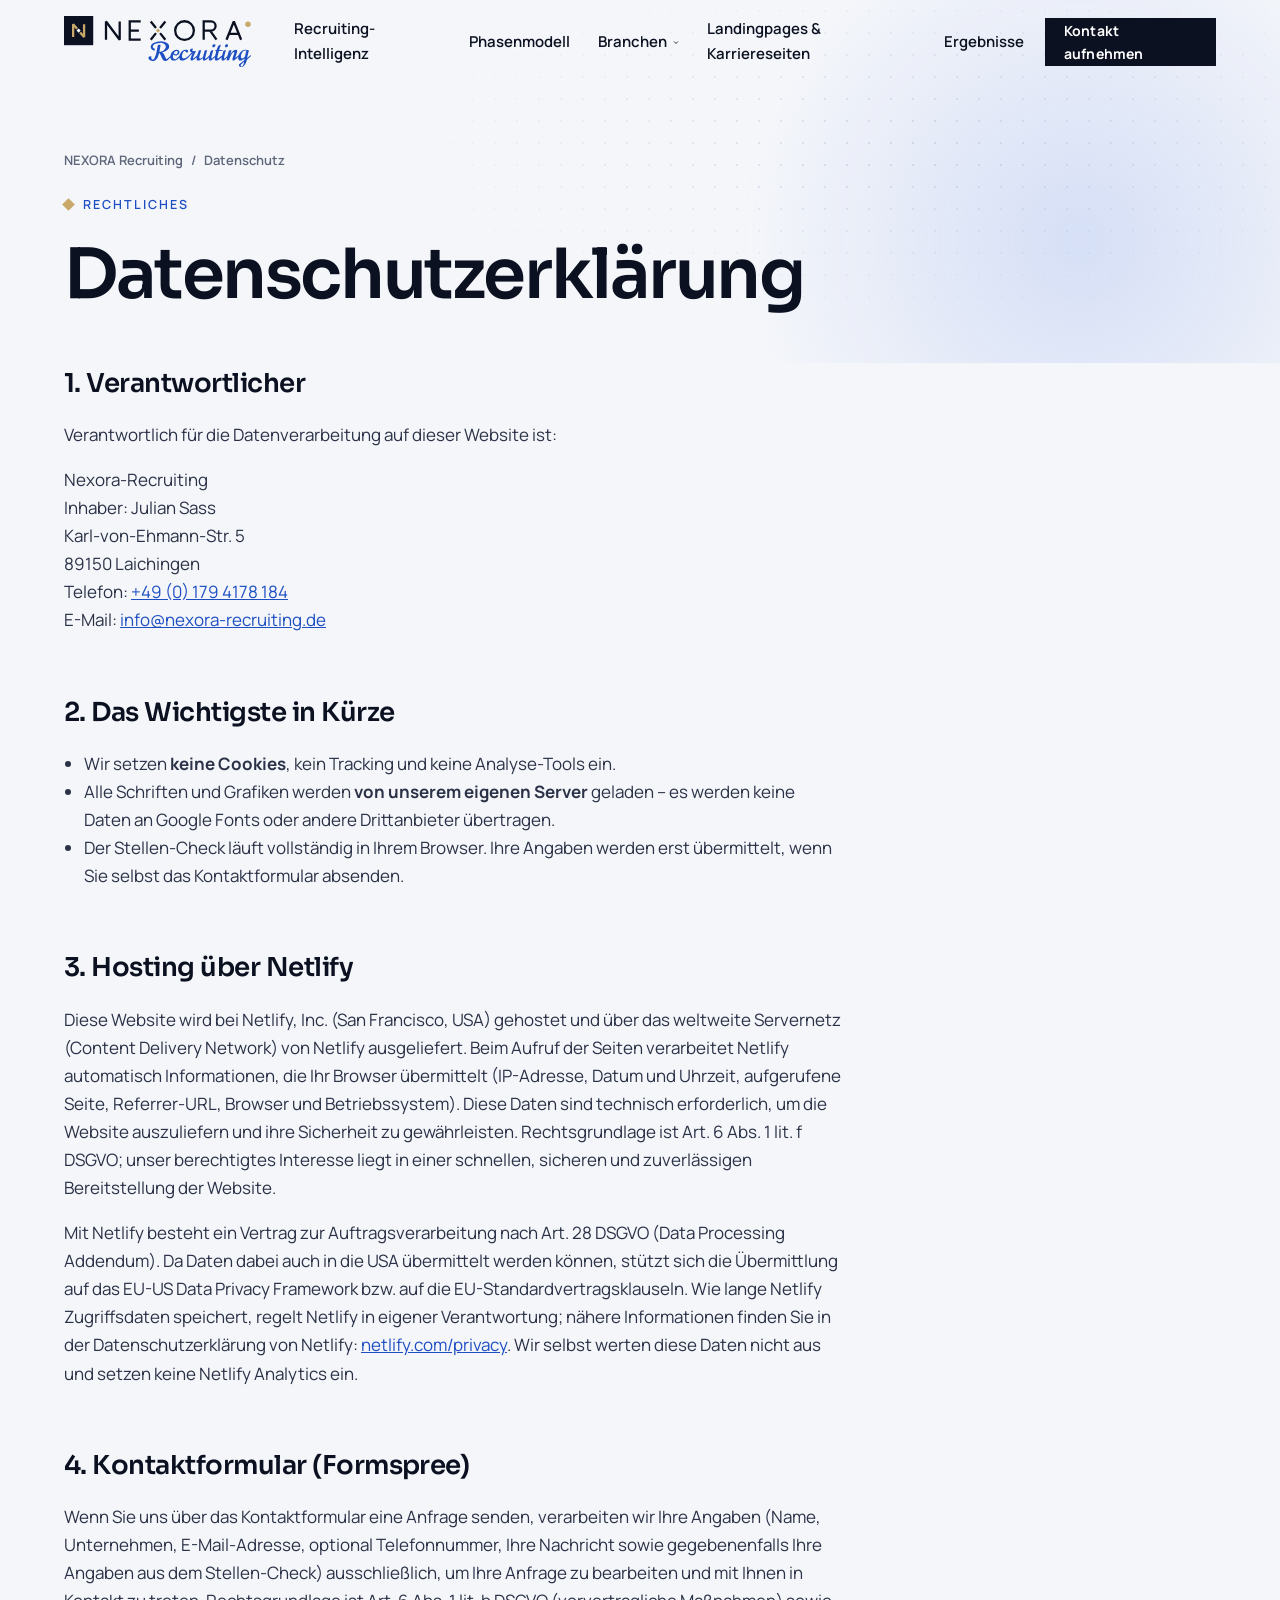
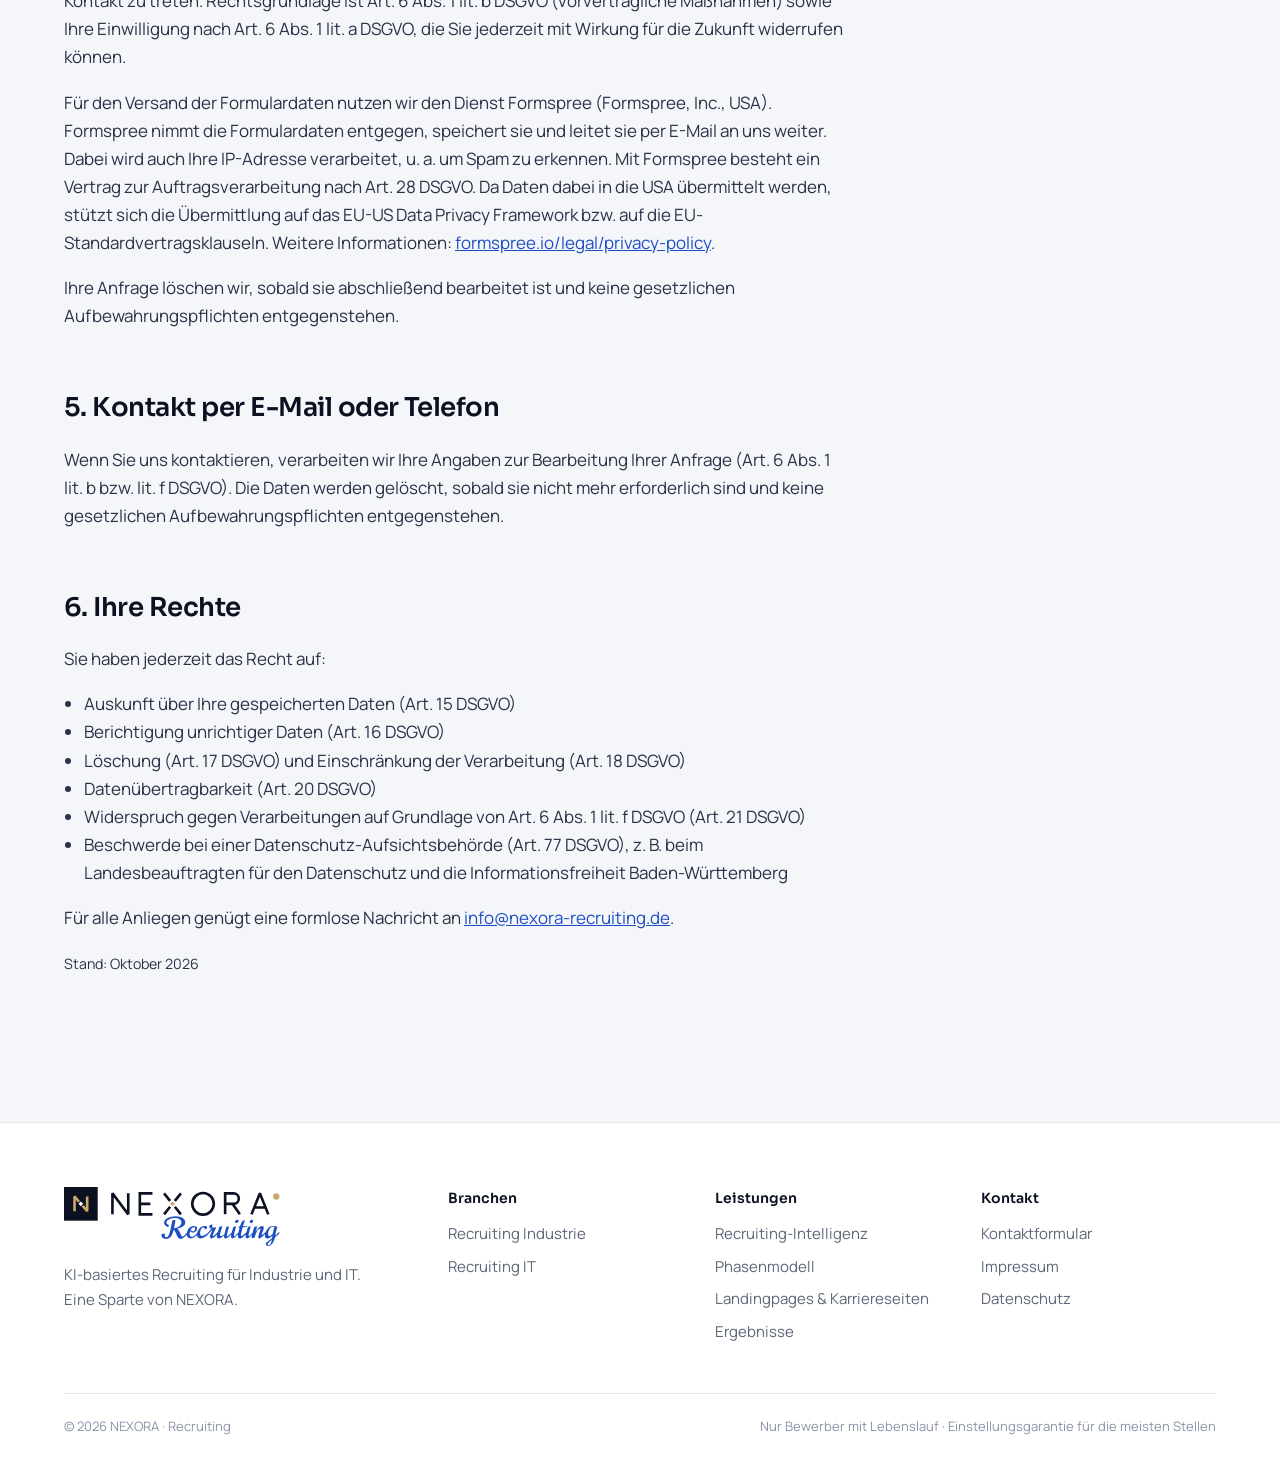
<file: datenschutz.html>
<!doctype html>
<html lang="de">
<head>
<meta charset="utf-8">
<meta name="viewport" content="width=device-width, initial-scale=1">
<title>Datenschutzerklärung | NEXORA Recruiting</title>
<meta name="description" content="Datenschutzerklärung von NEXORA Recruiting – keine Cookies, kein Tracking, Schriften lokal eingebunden.">
<link rel="canonical" href="https://www.nexora-recruiting.de/datenschutz.html">
<meta name="theme-color" content="#0b1120">
<link rel="icon" href="assets/logo/nexora-mark.svg" type="image/svg+xml">
<link rel="preload" href="assets/fonts/manrope-latin.woff2" as="font" type="font/woff2" crossorigin>
<link rel="preload" href="assets/fonts/sora-latin.woff2" as="font" type="font/woff2" crossorigin>
<link rel="stylesheet" href="styles.css">
</head>
<body>
<a class="skip" href="#inhalt">Zum Inhalt springen</a>
<header class="hdr">
  <div class="wrap hdr-in">
    <a class="brand" href="index.html" aria-label="NEXORA Recruiting – zur Startseite"><img src="assets/logo/nexora-recruiting-logo.svg" alt="NEXORA Recruiting" width="190" height="52"></a>
    <nav class="nav" id="nav" aria-label="Hauptmenü">
      <ul class="menu">
        <li><a href="index.html#intelligenz">Recruiting-Intelligenz</a></li>
        <li><a href="index.html#phasen">Phasenmodell</a></li>
        <li class="has-sub"><button class="sub-toggle" aria-expanded="false">Branchen <svg viewBox="0 0 12 12"><path d="M2 4l4 4 4-4"/></svg></button><ul class="submenu" role="list" style="list-style:none;margin:0"><li><a href="industrie-recruiting.html"><span class="mi"><svg viewBox="0 0 24 24" aria-hidden="true"><path d="M3 21V10l5 3V10l5 3V10l5 3V4h3v17z"/><path d="M7 17h2M12 17h2"/></svg></span><span><strong>Recruiting Industrie</strong><small>Servicetechniker, Zerspaner, Elektroniker & Co.</small></span></a></li><li><a href="it-recruiting.html"><span class="mi"><svg viewBox="0 0 24 24" aria-hidden="true"><path d="M8 7l-5 5 5 5M16 7l5 5-5 5M14 4l-4 16"/></svg></span><span><strong>Recruiting IT</strong><small>Entwickler, Administratoren, IT-Security & Co.</small></span></a></li></ul></li>
        <li><a href="landingpages-karriereseiten.html">Landingpages &amp; Karriereseiten</a></li>
        <li><a href="index.html#ergebnisse">Ergebnisse</a></li>
      </ul>
      <a class="btn btn-ink btn-sm" href="kontakt.html">Kontakt aufnehmen</a>
    </nav>
    <button class="burger" aria-label="Menü öffnen" aria-expanded="false" aria-controls="nav"><span></span></button>
  </div>
</header>
<main id="inhalt">
<section class="hero sub-hero legal-hero" id="top">
  <div class="wrap">
    <nav class="crumbs" aria-label="Brotkrumen"><a href="index.html">NEXORA Recruiting</a><span>/</span><span>Datenschutz</span></nav>
    <span class="pre">Rechtliches</span>
    <h1>Datenschutz&shy;erklärung</h1>
  </div>
</section>
<section class="sec legal-sec">
  <div class="wrap legal">
<!-- Vorlage – vor der Veröffentlichung rechtlich prüfen und Platzhalter in [eckigen Klammern] ersetzen. -->
<h2>1. Verantwortlicher</h2>
<p>Verantwortlich für die Datenverarbeitung auf dieser Website ist:</p>
<address>Nexora-Recruiting<br>Inhaber: Julian Sass<br>Karl-von-Ehmann-Str. 5<br>89150 Laichingen<br>Telefon: <a href="tel:+491794178184">+49 (0) 179 4178 184</a><br>E-Mail: <a href="mailto:info@nexora-recruiting.de">info@nexora-recruiting.de</a></address>

<h2>2. Das Wichtigste in Kürze</h2>
<ul>
<li>Wir setzen <b>keine Cookies</b>, kein Tracking und keine Analyse-Tools ein.</li>
<li>Alle Schriften und Grafiken werden <b>von unserem eigenen Server</b> geladen – es werden keine Daten an Google Fonts oder andere Drittanbieter übertragen.</li>
<li>Der Stellen-Check läuft vollständig in Ihrem Browser. Ihre Angaben werden erst übermittelt, wenn Sie selbst das Kontaktformular absenden.</li>
</ul>

<h2>3. Hosting über Netlify</h2>
<p>Diese Website wird bei Netlify, Inc. (San Francisco, USA) gehostet und über das weltweite Servernetz (Content Delivery Network) von Netlify ausgeliefert. Beim Aufruf der Seiten verarbeitet Netlify automatisch Informationen, die Ihr Browser übermittelt (IP-Adresse, Datum und Uhrzeit, aufgerufene Seite, Referrer-URL, Browser und Betriebssystem). Diese Daten sind technisch erforderlich, um die Website auszuliefern und ihre Sicherheit zu gewährleisten. Rechtsgrundlage ist Art. 6 Abs. 1 lit. f DSGVO; unser berechtigtes Interesse liegt in einer schnellen, sicheren und zuverlässigen Bereitstellung der Website.</p>
<p>Mit Netlify besteht ein Vertrag zur Auftragsverarbeitung nach Art. 28 DSGVO (Data Processing Addendum). Da Daten dabei auch in die USA übermittelt werden können, stützt sich die Übermittlung auf das EU-US Data Privacy Framework bzw. auf die EU-Standardvertragsklauseln. Wie lange Netlify Zugriffsdaten speichert, regelt Netlify in eigener Verantwortung; nähere Informationen finden Sie in der Datenschutzerklärung von Netlify: <a href="https://www.netlify.com/privacy/" target="_blank" rel="noopener">netlify.com/privacy</a>. Wir selbst werten diese Daten nicht aus und setzen keine Netlify Analytics ein.</p>

<h2>4. Kontaktformular (Formspree)</h2>
<p>Wenn Sie uns über das Kontaktformular eine Anfrage senden, verarbeiten wir Ihre Angaben (Name, Unternehmen, E-Mail-Adresse, optional Telefonnummer, Ihre Nachricht sowie gegebenenfalls Ihre Angaben aus dem Stellen-Check) ausschließlich, um Ihre Anfrage zu bearbeiten und mit Ihnen in Kontakt zu treten. Rechtsgrundlage ist Art. 6 Abs. 1 lit. b DSGVO (vorvertragliche Maßnahmen) sowie Ihre Einwilligung nach Art. 6 Abs. 1 lit. a DSGVO, die Sie jederzeit mit Wirkung für die Zukunft widerrufen können.</p>
<p>Für den Versand der Formulardaten nutzen wir den Dienst Formspree (Formspree, Inc., USA). Formspree nimmt die Formulardaten entgegen, speichert sie und leitet sie per E-Mail an uns weiter. Dabei wird auch Ihre IP-Adresse verarbeitet, u. a. um Spam zu erkennen. Mit Formspree besteht ein Vertrag zur Auftragsverarbeitung nach Art. 28 DSGVO. Da Daten dabei in die USA übermittelt werden, stützt sich die Übermittlung auf das EU-US Data Privacy Framework bzw. auf die EU-Standardvertragsklauseln. Weitere Informationen: <a href="https://formspree.io/legal/privacy-policy/" target="_blank" rel="noopener">formspree.io/legal/privacy-policy</a>.</p>
<p>Ihre Anfrage löschen wir, sobald sie abschließend bearbeitet ist und keine gesetzlichen Aufbewahrungspflichten entgegenstehen.</p>

<h2>5. Kontakt per E-Mail oder Telefon</h2>
<p>Wenn Sie uns kontaktieren, verarbeiten wir Ihre Angaben zur Bearbeitung Ihrer Anfrage (Art. 6 Abs. 1 lit. b bzw. lit. f DSGVO). Die Daten werden gelöscht, sobald sie nicht mehr erforderlich sind und keine gesetzlichen Aufbewahrungspflichten entgegenstehen.</p>

<h2>6. Ihre Rechte</h2>
<p>Sie haben jederzeit das Recht auf:</p>
<ul>
<li>Auskunft über Ihre gespeicherten Daten (Art. 15 DSGVO)</li>
<li>Berichtigung unrichtiger Daten (Art. 16 DSGVO)</li>
<li>Löschung (Art. 17 DSGVO) und Einschränkung der Verarbeitung (Art. 18 DSGVO)</li>
<li>Datenübertragbarkeit (Art. 20 DSGVO)</li>
<li>Widerspruch gegen Verarbeitungen auf Grundlage von Art. 6 Abs. 1 lit. f DSGVO (Art. 21 DSGVO)</li>
<li>Beschwerde bei einer Datenschutz-Aufsichtsbehörde (Art. 77 DSGVO), z. B. beim Landesbeauftragten für den Datenschutz und die Informationsfreiheit Baden-Württemberg</li>
</ul>
<p>Für alle Anliegen genügt eine formlose Nachricht an <a href="mailto:info@nexora-recruiting.de">info@nexora-recruiting.de</a>.</p>

<p><small>Stand: Oktober 2026</small></p>
  </div>
</section>
</main>
<footer class="ftr">
  <div class="wrap">
    <div class="ftr-grid">
      <div><img src="assets/logo/nexora-recruiting-logo.svg" alt="NEXORA Recruiting" width="220" height="60"><p class="claim">KI-basiertes Recruiting für Industrie und IT. Eine Sparte von NEXORA.</p></div>
      <div><h4>Branchen</h4><ul><li><a href="industrie-recruiting.html">Recruiting Industrie</a></li><li><a href="it-recruiting.html">Recruiting IT</a></li></ul></div>
      <div><h4>Leistungen</h4><ul><li><a href="index.html#intelligenz">Recruiting-Intelligenz</a></li><li><a href="index.html#phasen">Phasenmodell</a></li><li><a href="landingpages-karriereseiten.html">Landingpages &amp; Karriereseiten</a></li><li><a href="index.html#ergebnisse">Ergebnisse</a></li></ul></div>
      <div><h4>Kontakt</h4><ul><li><a href="kontakt.html">Kontaktformular</a></li><li><a href="impressum.html">Impressum</a></li><li><a href="datenschutz.html">Datenschutz</a></li></ul></div>
    </div>
    <div class="ftr-bot"><span>© 2026 NEXORA · Recruiting</span><span>Nur Bewerber mit Lebenslauf · Einstellungsgarantie für die meisten Stellen</span></div>
  </div>
</footer>
<div class="mbar"><a href="kontakt.html">Kontakt aufnehmen <svg viewBox="0 0 24 24" fill="none" stroke="currentColor" stroke-width="2.2" stroke-linecap="round" stroke-linejoin="round"><path d="M5 12h14M13 6l6 6-6 6"/></svg></a></div>
<script src="main.js"></script>
</body>
</html>
</file>
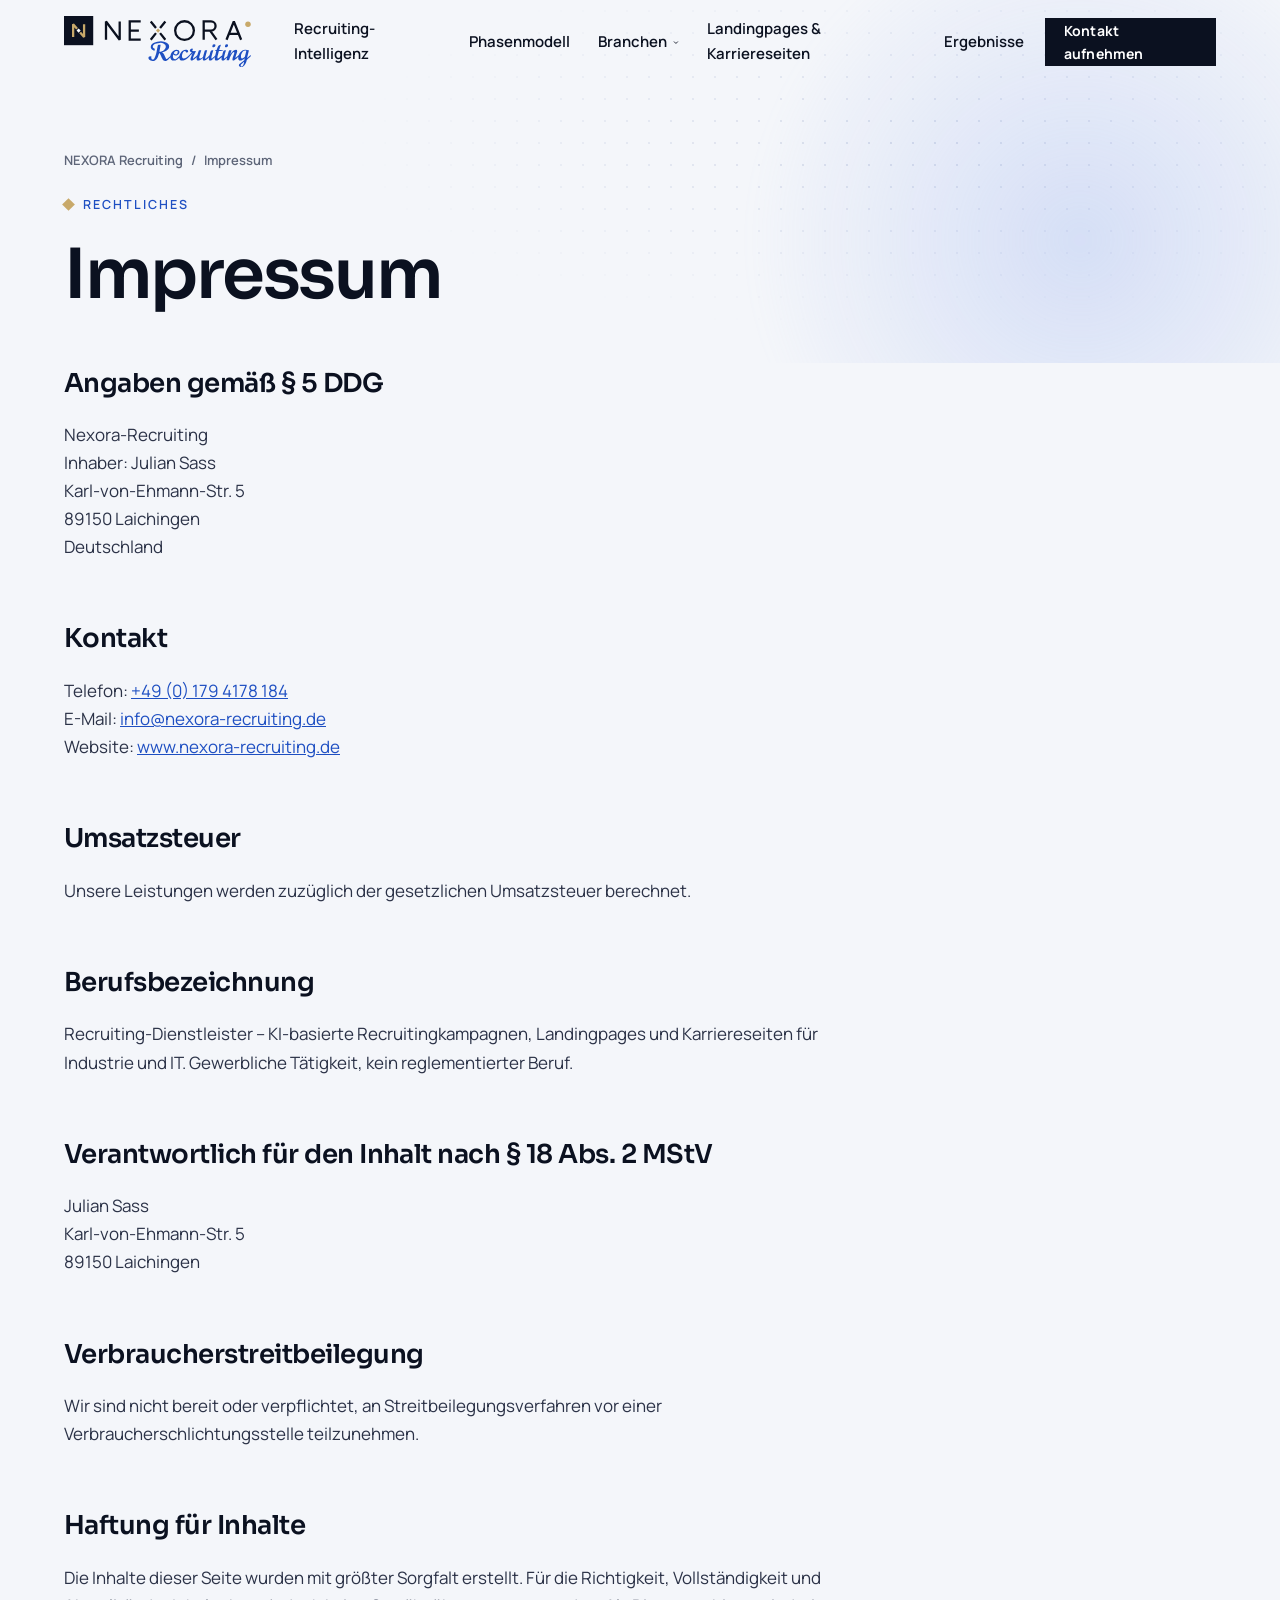
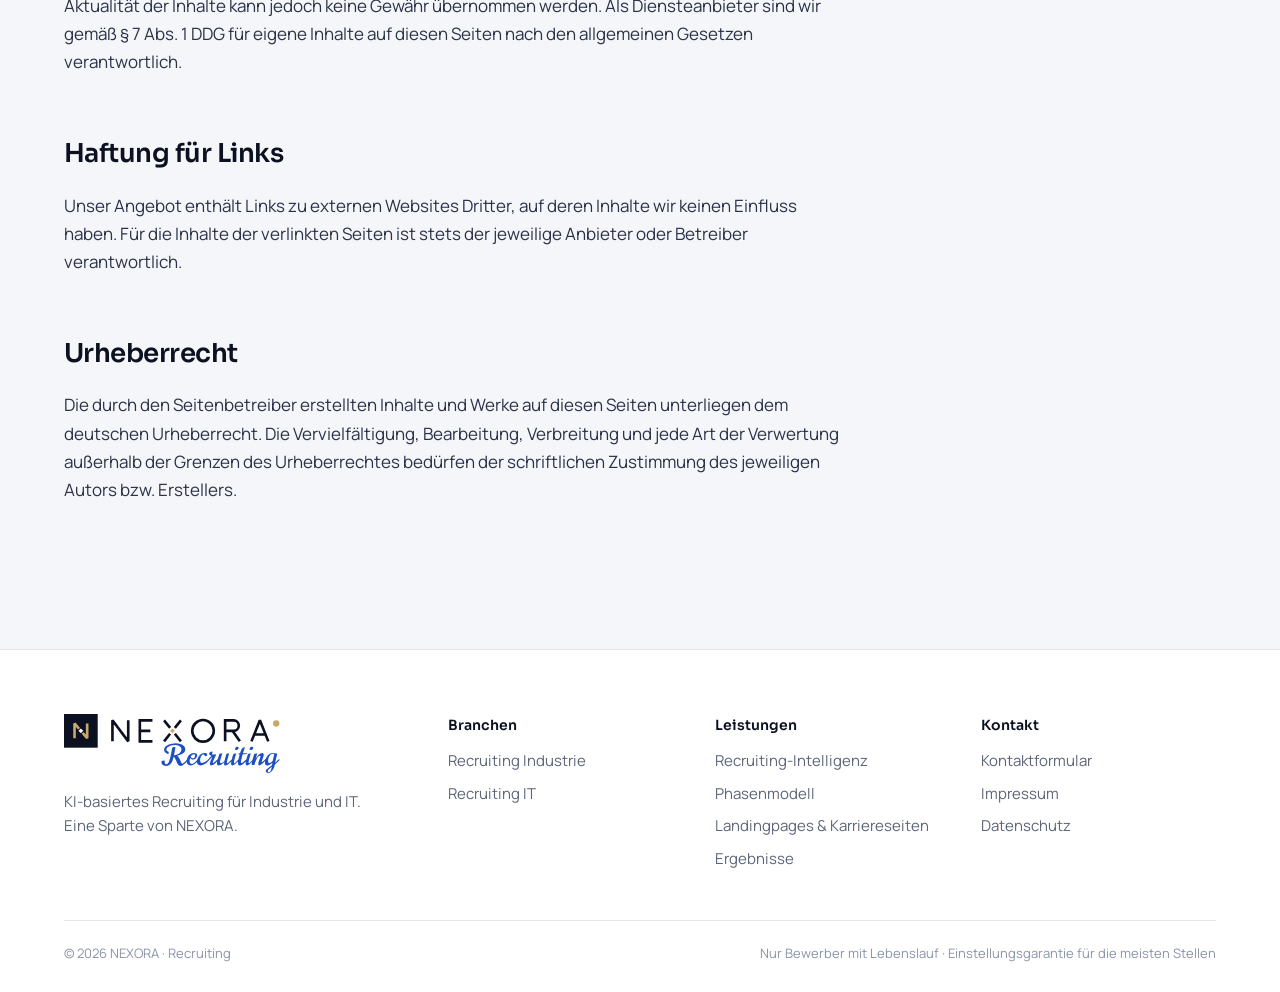
<file: impressum.html>
<!doctype html>
<html lang="de">
<head>
<meta charset="utf-8">
<meta name="viewport" content="width=device-width, initial-scale=1">
<title>Impressum | NEXORA Recruiting</title>
<meta name="description" content="Impressum von Nexora-Recruiting – Angaben gemäß § 5 DDG: Inhaber Julian Sass, Laichingen.">
<link rel="canonical" href="https://www.nexora-recruiting.de/impressum.html">
<meta name="theme-color" content="#0b1120">
<link rel="icon" href="assets/logo/nexora-mark.svg" type="image/svg+xml">
<link rel="preload" href="assets/fonts/manrope-latin.woff2" as="font" type="font/woff2" crossorigin>
<link rel="preload" href="assets/fonts/sora-latin.woff2" as="font" type="font/woff2" crossorigin>
<link rel="stylesheet" href="styles.css">
</head>
<body>
<a class="skip" href="#inhalt">Zum Inhalt springen</a>
<header class="hdr">
  <div class="wrap hdr-in">
    <a class="brand" href="index.html" aria-label="NEXORA Recruiting – zur Startseite"><img src="assets/logo/nexora-recruiting-logo.svg" alt="NEXORA Recruiting" width="190" height="52"></a>
    <nav class="nav" id="nav" aria-label="Hauptmenü">
      <ul class="menu">
        <li><a href="index.html#intelligenz">Recruiting-Intelligenz</a></li>
        <li><a href="index.html#phasen">Phasenmodell</a></li>
        <li class="has-sub"><button class="sub-toggle" aria-expanded="false">Branchen <svg viewBox="0 0 12 12"><path d="M2 4l4 4 4-4"/></svg></button><ul class="submenu" role="list" style="list-style:none;margin:0"><li><a href="industrie-recruiting.html"><span class="mi"><svg viewBox="0 0 24 24" aria-hidden="true"><path d="M3 21V10l5 3V10l5 3V10l5 3V4h3v17z"/><path d="M7 17h2M12 17h2"/></svg></span><span><strong>Recruiting Industrie</strong><small>Servicetechniker, Zerspaner, Elektroniker & Co.</small></span></a></li><li><a href="it-recruiting.html"><span class="mi"><svg viewBox="0 0 24 24" aria-hidden="true"><path d="M8 7l-5 5 5 5M16 7l5 5-5 5M14 4l-4 16"/></svg></span><span><strong>Recruiting IT</strong><small>Entwickler, Administratoren, IT-Security & Co.</small></span></a></li></ul></li>
        <li><a href="landingpages-karriereseiten.html">Landingpages &amp; Karriereseiten</a></li>
        <li><a href="index.html#ergebnisse">Ergebnisse</a></li>
      </ul>
      <a class="btn btn-ink btn-sm" href="kontakt.html">Kontakt aufnehmen</a>
    </nav>
    <button class="burger" aria-label="Menü öffnen" aria-expanded="false" aria-controls="nav"><span></span></button>
  </div>
</header>
<main id="inhalt">
<section class="hero sub-hero legal-hero" id="top">
  <div class="wrap">
    <nav class="crumbs" aria-label="Brotkrumen"><a href="index.html">NEXORA Recruiting</a><span>/</span><span>Impressum</span></nav>
    <span class="pre">Rechtliches</span>
    <h1>Impressum</h1>
  </div>
</section>
<section class="sec legal-sec">
  <div class="wrap legal">
<h2>Angaben gemäß § 5 DDG</h2>
<address>
Nexora-Recruiting<br>
Inhaber: Julian Sass<br>
Karl-von-Ehmann-Str. 5<br>
89150 Laichingen<br>
Deutschland
</address>

<h2>Kontakt</h2>
<p>Telefon: <a href="tel:+491794178184">+49 (0) 179 4178 184</a><br>
E-Mail: <a href="mailto:info@nexora-recruiting.de">info@nexora-recruiting.de</a><br>
Website: <a href="https://www.nexora-recruiting.de">www.nexora-recruiting.de</a></p>

<h2>Umsatzsteuer</h2>
<p>Unsere Leistungen werden zuzüglich der gesetzlichen Umsatzsteuer berechnet.</p>
<!-- Sobald vorhanden ergänzen: <p>Umsatzsteuer-Identifikationsnummer gemäß § 27 a UStG: DE …</p> -->

<h2>Berufsbezeichnung</h2>
<p>Recruiting-Dienstleister – KI-basierte Recruitingkampagnen, Landingpages und Karriereseiten für Industrie und IT. Gewerbliche Tätigkeit, kein reglementierter Beruf.</p>

<h2>Verantwortlich für den Inhalt nach § 18 Abs. 2 MStV</h2>
<address>Julian Sass<br>Karl-von-Ehmann-Str. 5<br>89150 Laichingen</address>

<h2>Verbraucherstreitbeilegung</h2>
<p>Wir sind nicht bereit oder verpflichtet, an Streitbeilegungsverfahren vor einer Verbraucherschlichtungsstelle teilzunehmen.</p>

<h2>Haftung für Inhalte</h2>
<p>Die Inhalte dieser Seite wurden mit größter Sorgfalt erstellt. Für die Richtigkeit, Vollständigkeit und Aktualität der Inhalte kann jedoch keine Gewähr übernommen werden. Als Diensteanbieter sind wir gemäß § 7 Abs. 1 DDG für eigene Inhalte auf diesen Seiten nach den allgemeinen Gesetzen verantwortlich.</p>

<h2>Haftung für Links</h2>
<p>Unser Angebot enthält Links zu externen Websites Dritter, auf deren Inhalte wir keinen Einfluss haben. Für die Inhalte der verlinkten Seiten ist stets der jeweilige Anbieter oder Betreiber verantwortlich.</p>

<h2>Urheberrecht</h2>
<p>Die durch den Seitenbetreiber erstellten Inhalte und Werke auf diesen Seiten unterliegen dem deutschen Urheberrecht. Die Vervielfältigung, Bearbeitung, Verbreitung und jede Art der Verwertung außerhalb der Grenzen des Urheberrechtes bedürfen der schriftlichen Zustimmung des jeweiligen Autors bzw. Erstellers.</p>
  </div>
</section>
</main>
<footer class="ftr">
  <div class="wrap">
    <div class="ftr-grid">
      <div><img src="assets/logo/nexora-recruiting-logo.svg" alt="NEXORA Recruiting" width="220" height="60"><p class="claim">KI-basiertes Recruiting für Industrie und IT. Eine Sparte von NEXORA.</p></div>
      <div><h4>Branchen</h4><ul><li><a href="industrie-recruiting.html">Recruiting Industrie</a></li><li><a href="it-recruiting.html">Recruiting IT</a></li></ul></div>
      <div><h4>Leistungen</h4><ul><li><a href="index.html#intelligenz">Recruiting-Intelligenz</a></li><li><a href="index.html#phasen">Phasenmodell</a></li><li><a href="landingpages-karriereseiten.html">Landingpages &amp; Karriereseiten</a></li><li><a href="index.html#ergebnisse">Ergebnisse</a></li></ul></div>
      <div><h4>Kontakt</h4><ul><li><a href="kontakt.html">Kontaktformular</a></li><li><a href="impressum.html">Impressum</a></li><li><a href="datenschutz.html">Datenschutz</a></li></ul></div>
    </div>
    <div class="ftr-bot"><span>© 2026 NEXORA · Recruiting</span><span>Nur Bewerber mit Lebenslauf · Einstellungsgarantie für die meisten Stellen</span></div>
  </div>
</footer>
<div class="mbar"><a href="kontakt.html">Kontakt aufnehmen <svg viewBox="0 0 24 24" fill="none" stroke="currentColor" stroke-width="2.2" stroke-linecap="round" stroke-linejoin="round"><path d="M5 12h14M13 6l6 6-6 6"/></svg></a></div>
<script src="main.js"></script>
</body>
</html>
</file>
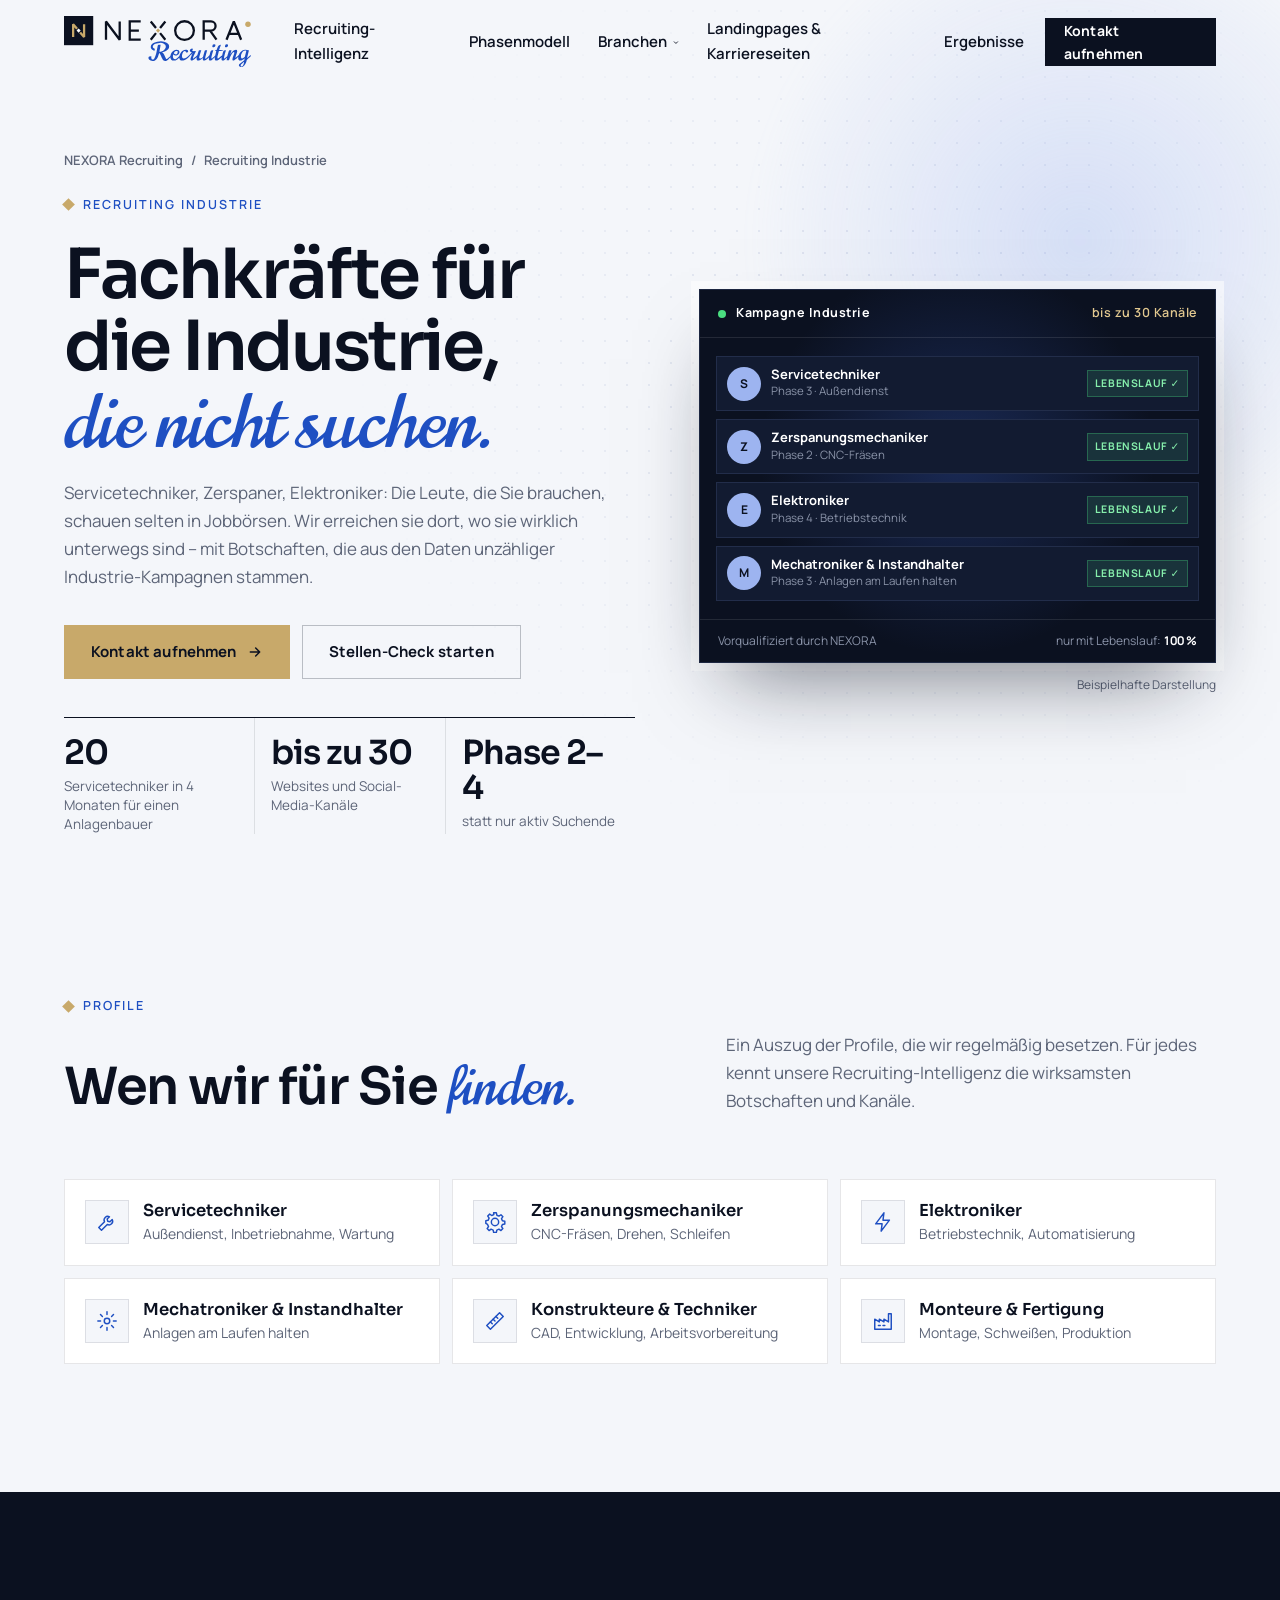
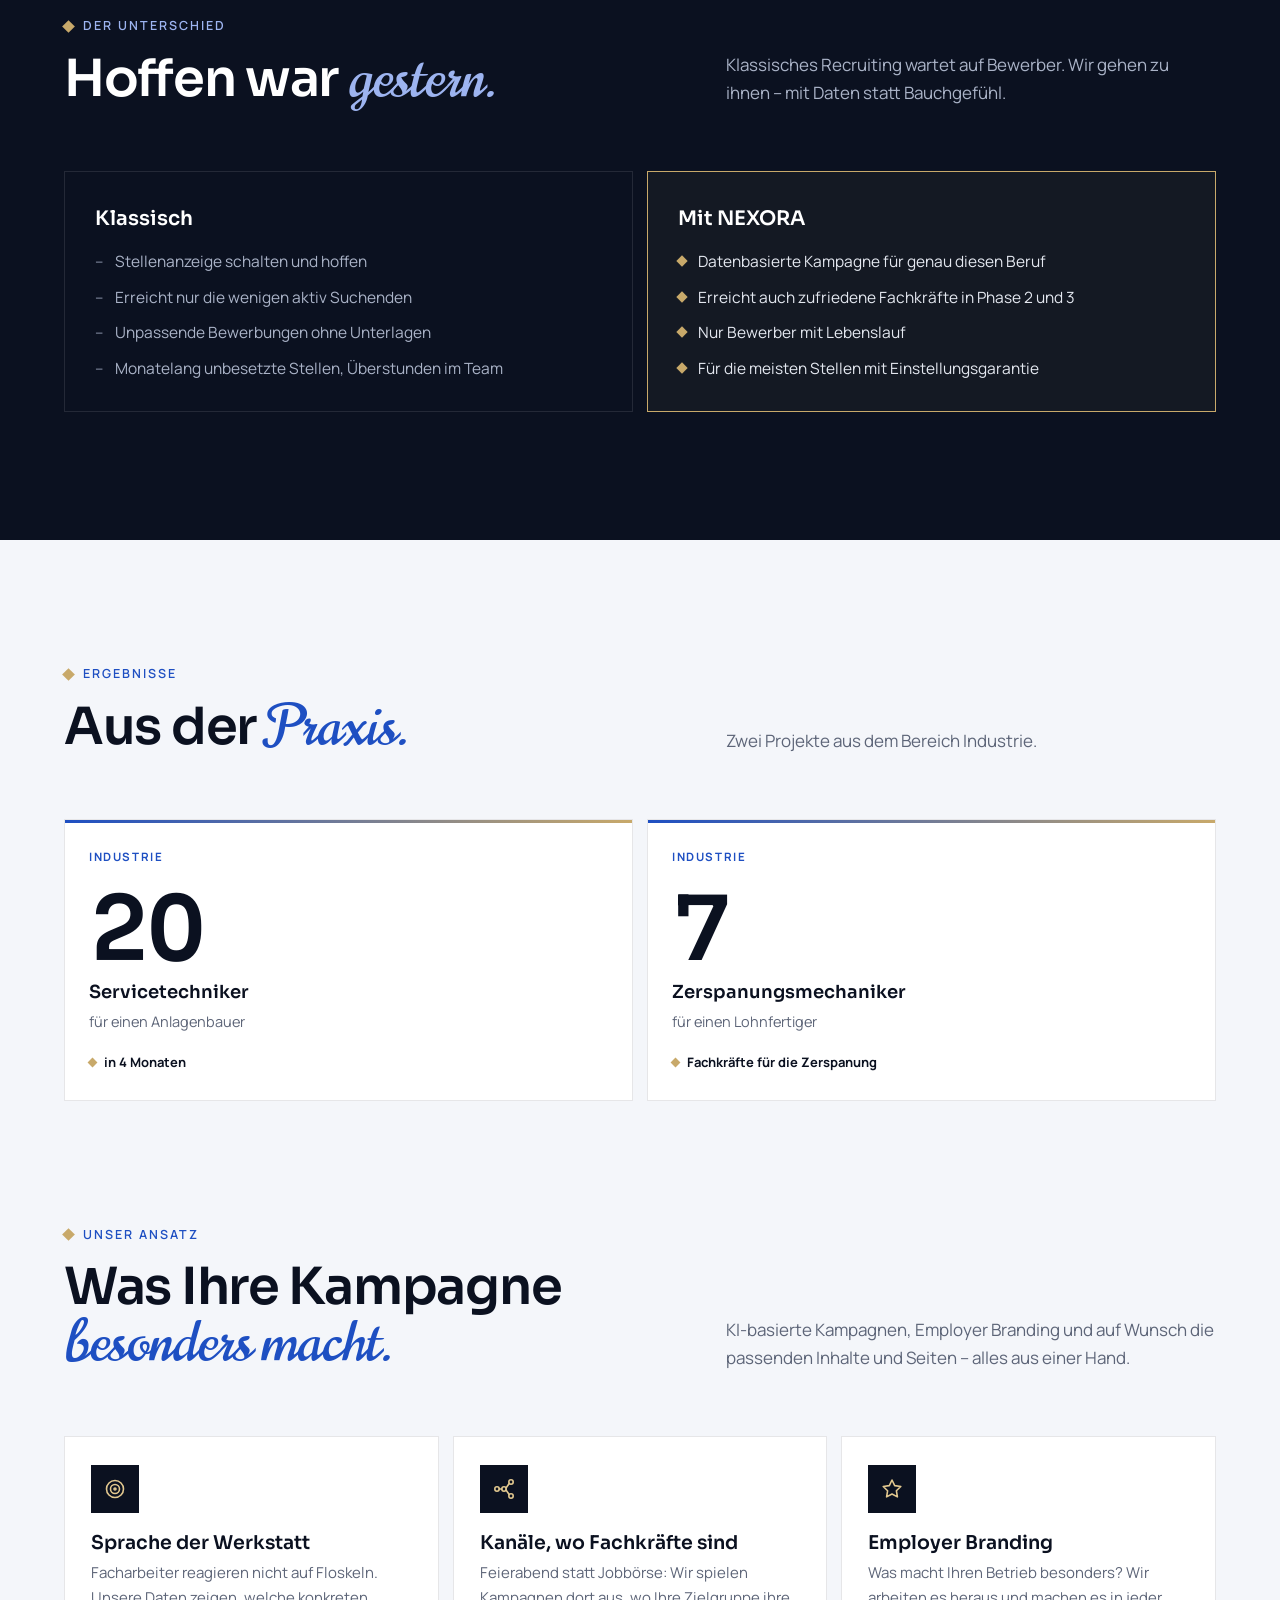
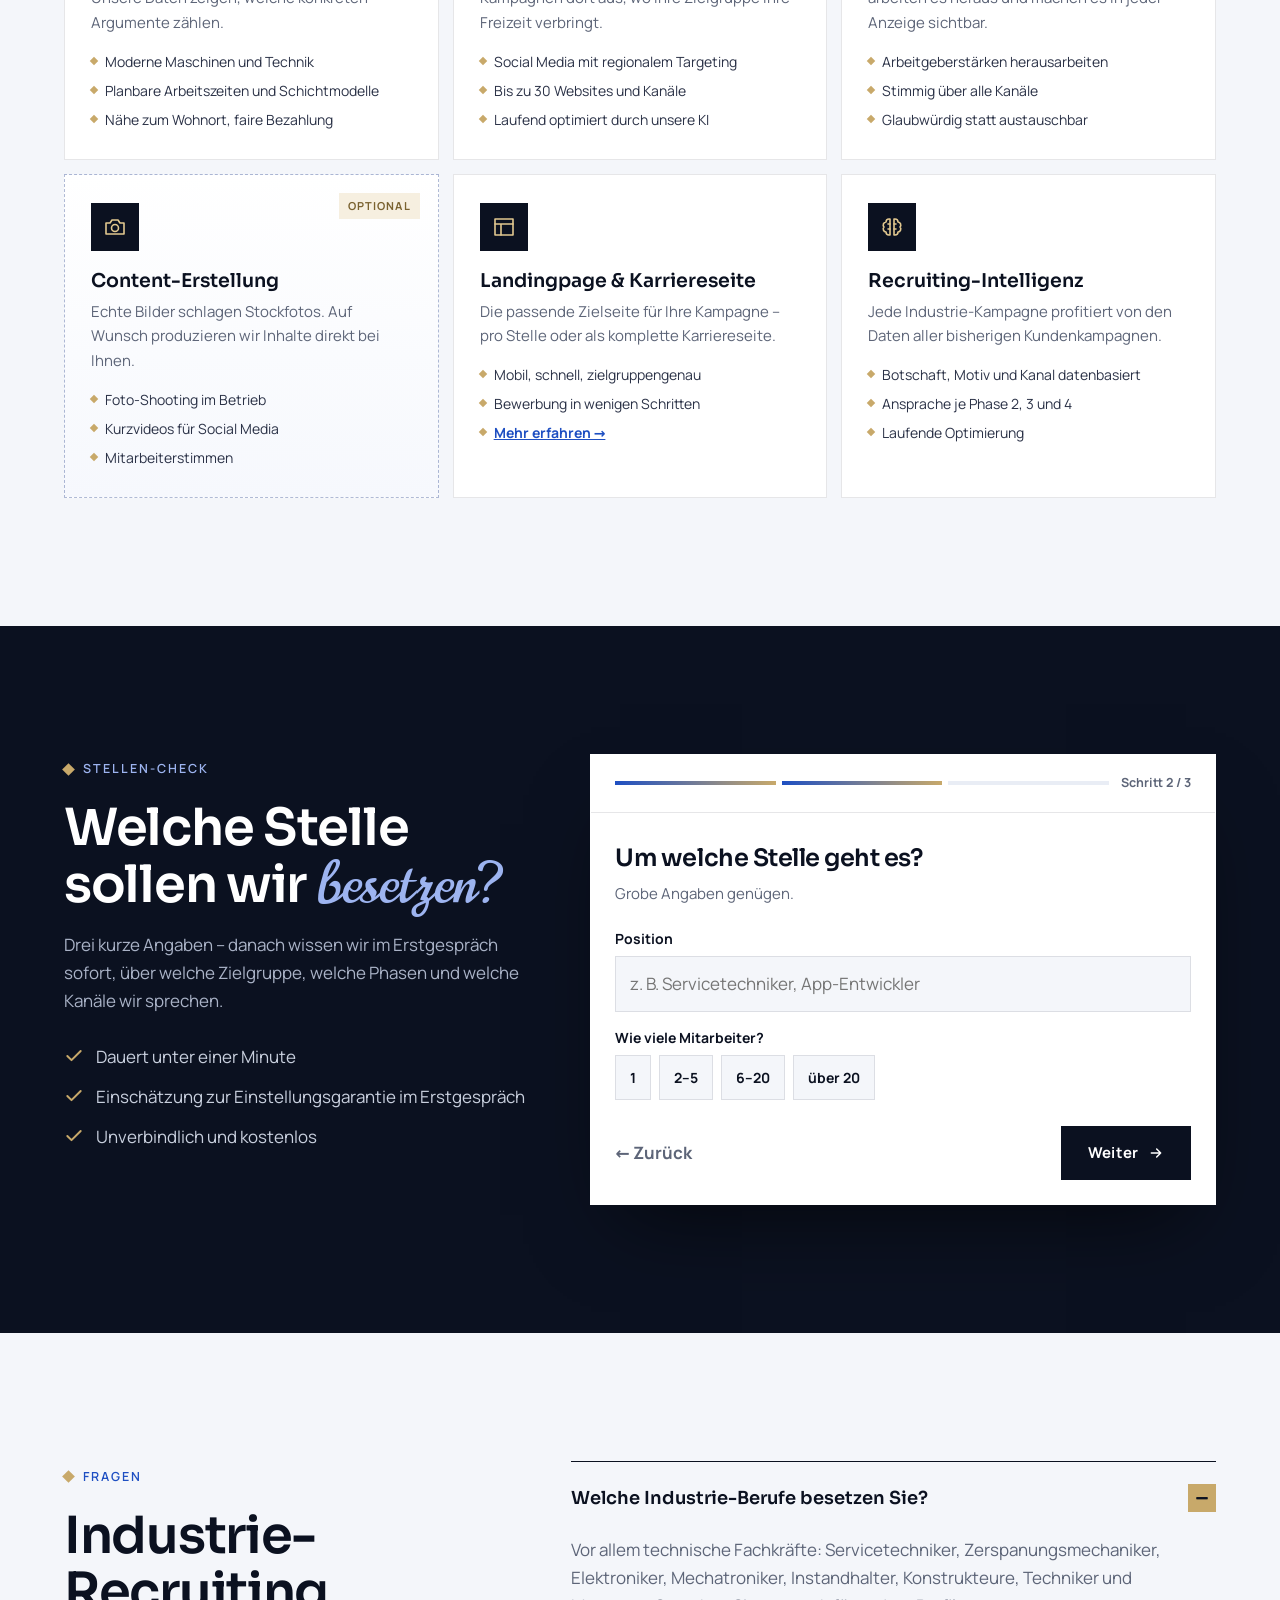
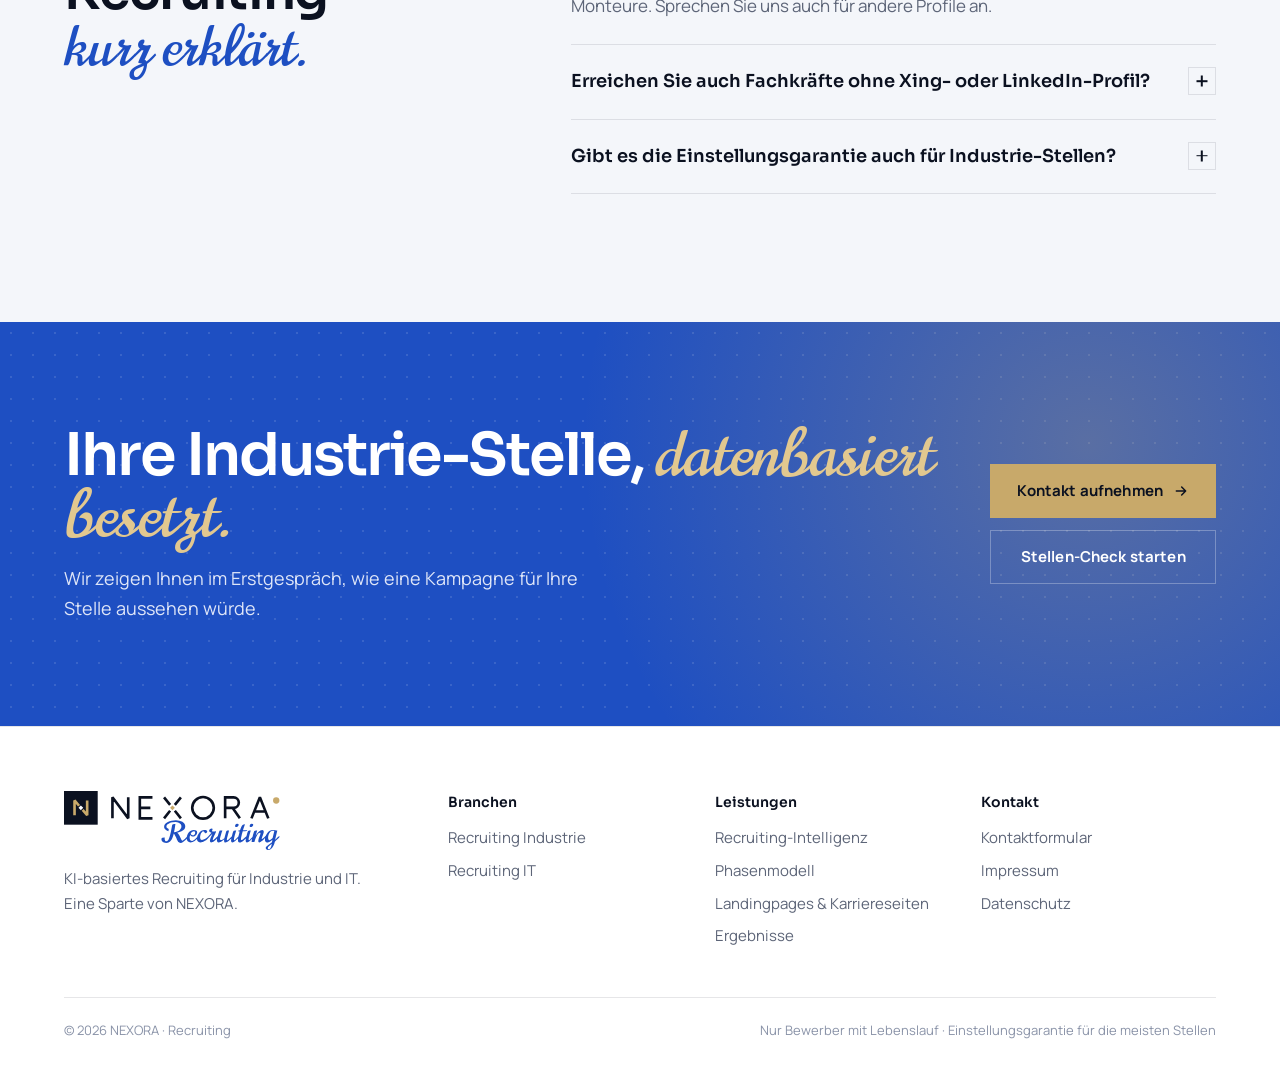
<file: industrie-recruiting.html>
<!doctype html>
<html lang="de">
<head>
<meta charset="utf-8">
<meta name="viewport" content="width=device-width, initial-scale=1">
<title>Recruiting Industrie – Servicetechniker, Zerspaner &amp; Co. | NEXORA Recruiting</title>
<meta name="description" content="KI-basiertes Recruiting für die Industrie: Servicetechniker, Zerspanungsmechaniker, Elektroniker. Nur Bewerber mit Lebenslauf, Einstellungsgarantie für die meisten Stellen.">
<link rel="canonical" href="https://www.nexora-recruiting.de/industrie-recruiting.html">
<meta property="og:type" content="website">
<meta property="og:locale" content="de_DE">
<meta property="og:site_name" content="NEXORA Recruiting">
<meta property="og:title" content="Recruiting Industrie – Servicetechniker, Zerspaner &amp; Co. | NEXORA Recruiting">
<meta property="og:description" content="KI-basiertes Recruiting für die Industrie: Servicetechniker, Zerspanungsmechaniker, Elektroniker. Nur Bewerber mit Lebenslauf, Einstellungsgarantie für die meisten Stellen.">
<meta property="og:url" content="https://www.nexora-recruiting.de/industrie-recruiting.html">
<meta property="og:image" content="https://www.nexora-recruiting.de/assets/og-image.png">
<meta property="og:image:width" content="1200">
<meta property="og:image:height" content="630">
<meta name="twitter:card" content="summary_large_image">
<meta name="theme-color" content="#0b1120">
<link rel="icon" href="assets/logo/nexora-mark.svg" type="image/svg+xml">
<link rel="preload" href="assets/fonts/manrope-latin.woff2" as="font" type="font/woff2" crossorigin>
<link rel="preload" href="assets/fonts/sora-latin.woff2" as="font" type="font/woff2" crossorigin>
<link rel="stylesheet" href="styles.css">
<script type="application/ld+json">{"@context":"https://schema.org","@type":"Organization","name":"NEXORA Recruiting","parentOrganization":{"@type":"Organization","name":"NEXORA"},"url":"https://www.nexora-recruiting.de/","logo":"https://www.nexora-recruiting.de/assets/logo/nexora-recruiting-logo.svg","description":"KI-basierte Recruitingkampagnen für Industrie und IT – nur Bewerber mit Lebenslauf, für die meisten Stellen mit Einstellungsgarantie."}</script>
<script type="application/ld+json">{"@context":"https://schema.org","@type":"FAQPage","mainEntity":[{"@type":"Question","name":"Welche Industrie-Berufe besetzen Sie?","acceptedAnswer":{"@type":"Answer","text":"Vor allem technische Fachkräfte: Servicetechniker, Zerspanungsmechaniker, Elektroniker, Mechatroniker, Instandhalter, Konstrukteure, Techniker und Monteure. Sprechen Sie uns auch für andere Profile an."}},{"@type":"Question","name":"Erreichen Sie auch Fachkräfte ohne Xing- oder LinkedIn-Profil?","acceptedAnswer":{"@type":"Answer","text":"Ja. Viele Facharbeiter sind dort gar nicht aktiv. Unsere Kampagnen laufen auf bis zu 30 Websites und Social-Media-Kanälen – dort, wo die Zielgruppe tatsächlich unterwegs ist."}},{"@type":"Question","name":"Gibt es die Einstellungsgarantie auch für Industrie-Stellen?","acceptedAnswer":{"@type":"Answer","text":"Für die meisten Stellen ja. Ob sie für Ihre konkrete Position gilt, klären wir im Erstgespräch."}}]}</script>
<script type="application/ld+json">{"@context":"https://schema.org","@type":"BreadcrumbList","itemListElement":[{"@type":"ListItem","position":1,"name":"NEXORA Recruiting","item":"https://www.nexora-recruiting.de/"},{"@type":"ListItem","position":2,"name":"Recruiting Industrie","item":"https://www.nexora-recruiting.de/industrie-recruiting.html"}]}</script>
</head>
<body>
<a class="skip" href="#inhalt">Zum Inhalt springen</a>
<header class="hdr">
  <div class="wrap hdr-in">
    <a class="brand" href="index.html" aria-label="NEXORA Recruiting – zur Startseite"><img src="assets/logo/nexora-recruiting-logo.svg" alt="NEXORA Recruiting" width="190" height="52"></a>
    <nav class="nav" id="nav" aria-label="Hauptmenü">
      <ul class="menu">
        <li><a href="index.html#intelligenz">Recruiting-Intelligenz</a></li>
        <li><a href="index.html#phasen">Phasenmodell</a></li>
        <li class="has-sub"><button class="sub-toggle" aria-expanded="false">Branchen <svg viewBox="0 0 12 12"><path d="M2 4l4 4 4-4"/></svg></button><ul class="submenu" role="list" style="list-style:none;margin:0"><li><a href="industrie-recruiting.html"><span class="mi"><svg viewBox="0 0 24 24" aria-hidden="true"><path d="M3 21V10l5 3V10l5 3V10l5 3V4h3v17z"/><path d="M7 17h2M12 17h2"/></svg></span><span><strong>Recruiting Industrie</strong><small>Servicetechniker, Zerspaner, Elektroniker & Co.</small></span></a></li><li><a href="it-recruiting.html"><span class="mi"><svg viewBox="0 0 24 24" aria-hidden="true"><path d="M8 7l-5 5 5 5M16 7l5 5-5 5M14 4l-4 16"/></svg></span><span><strong>Recruiting IT</strong><small>Entwickler, Administratoren, IT-Security & Co.</small></span></a></li></ul></li>
        <li><a href="landingpages-karriereseiten.html">Landingpages &amp; Karriereseiten</a></li>
        <li><a href="index.html#ergebnisse">Ergebnisse</a></li>
      </ul>
      <a class="btn btn-ink btn-sm" href="kontakt.html">Kontakt aufnehmen</a>
    </nav>
    <button class="burger" aria-label="Menü öffnen" aria-expanded="false" aria-controls="nav"><span></span></button>
  </div>
</header>
<main id="inhalt">
<section class="hero sub-hero" id="top">
  <div class="wrap hero-grid">
    <div>
      <nav class="crumbs" aria-label="Brotkrumen"><a href="index.html">NEXORA Recruiting</a><span>/</span><span>Recruiting Industrie</span></nav>
      <span class="pre">Recruiting Industrie</span>
      <h1>Fachkräfte für die Industrie, <span class="sc">die nicht suchen.</span></h1>
      <p class="lead">Servicetechniker, Zerspaner, Elektroniker: Die Leute, die Sie brauchen, schauen selten in Jobbörsen. Wir erreichen sie dort, wo sie wirklich unterwegs sind – mit Botschaften, die aus den Daten unzähliger Industrie-Kampagnen stammen.</p>
      <div class="hero-actions"><a class="btn btn-brass" href="kontakt.html">Kontakt aufnehmen <svg viewBox="0 0 24 24" fill="none" stroke="currentColor" stroke-width="2.2" stroke-linecap="round" stroke-linejoin="round"><path d="M5 12h14M13 6l6 6-6 6"/></svg></a><a class="btn btn-line" href="#stellen-check">Stellen-Check starten</a></div>
      <div class="stat-row"><div><b>20</b><span>Servicetechniker in 4 Monaten für einen Anlagenbauer</span></div><div><b>bis zu 30</b><span>Websites und Social-Media-Kanäle</span></div><div><b>Phase 2–4</b><span>statt nur aktiv Suchende</span></div></div>
    </div>
    <div><div class="engine rv" aria-label="Beispielhafte Darstellung eingehender Bewerbungen">
  <div class="eng-top"><span class="live"></span><b>Kampagne Industrie</b><span class="job">bis zu 30 Kanäle</span></div>
  <div style="padding:18px 16px;display:grid;gap:8px;position:relative"><div class="app" style="animation-delay:0.3s"><span class="av">S</span><span><b>Servicetechniker</b><small>Phase 3 · Außendienst</small></span><span class="cv">LEBENSLAUF ✓</span></div><div class="app" style="animation-delay:0.55s"><span class="av">Z</span><span><b>Zerspanungsmechaniker</b><small>Phase 2 · CNC-Fräsen</small></span><span class="cv">LEBENSLAUF ✓</span></div><div class="app" style="animation-delay:0.8s"><span class="av">E</span><span><b>Elektroniker</b><small>Phase 4 · Betriebstechnik</small></span><span class="cv">LEBENSLAUF ✓</span></div><div class="app" style="animation-delay:1.05s"><span class="av">M</span><span><b>Mechatroniker & Instandhalter</b><small>Phase 3 · Anlagen am Laufen halten</small></span><span class="cv">LEBENSLAUF ✓</span></div></div>
  <div class="eng-foot"><span>Vorqualifiziert durch NEXORA</span><span>nur mit Lebenslauf: <b>100 %</b></span></div>
</div>
<p class="eng-note">Beispielhafte Darstellung</p></div>
  </div>
</section>

<section class="sec" id="profile" style="padding-top:clamp(40px,5vw,70px)">
  <div class="wrap">
    <div class="head"><span class="pre">Profile</span><h2 class="h2 rv">Wen wir für Sie <span class="sc">finden.</span></h2><p class="lead rv">Ein Auszug der Profile, die wir regelmäßig besetzen. Für jedes kennt unsere Recruiting-Intelligenz die wirksamsten Botschaften und Kanäle.</p></div>
    <div class="roles-grid"><div class="role rv"><span class="ic"><svg viewBox="0 0 24 24" aria-hidden="true"><path d="M14.7 6.3a4 4 0 0 0-5.4 5.4L3 18l3 3 6.3-6.3a4 4 0 0 0 5.4-5.4l-2.5 2.5-2.4-.6-.6-2.4z"/></svg></span><div><h3>Servicetechniker</h3><p>Außendienst, Inbetriebnahme, Wartung</p></div></div><div class="role rv"><span class="ic"><svg viewBox="0 0 24 24" aria-hidden="true"><path d="M12 8a4 4 0 1 0 0 8 4 4 0 0 0 0-8z"/><path d="M10.5 2h3l.5 2.6 2.3 1 2.2-1.5 2.1 2.1-1.5 2.2 1 2.3 2.6.5v3l-2.6.5-1 2.3 1.5 2.2-2.1 2.1-2.2-1.5-2.3 1-.5 2.6h-3l-.5-2.6-2.3-1-2.2 1.5-2.1-2.1 1.5-2.2-1-2.3L2 13.5v-3l2.6-.5 1-2.3-1.5-2.2 2.1-2.1 2.2 1.5 2.3-1z"/></svg></span><div><h3>Zerspanungsmechaniker</h3><p>CNC-Fräsen, Drehen, Schleifen</p></div></div><div class="role rv"><span class="ic"><svg viewBox="0 0 24 24" aria-hidden="true"><path d="M13 2L4 14h7l-1 8 9-12h-7z"/></svg></span><div><h3>Elektroniker</h3><p>Betriebstechnik, Automatisierung</p></div></div><div class="role rv"><span class="ic"><svg viewBox="0 0 24 24" aria-hidden="true"><circle cx="12" cy="12" r="3"/><path d="M12 2v3M12 19v3M2 12h3M19 12h3M4.9 4.9 7 7M17 17l2.1 2.1M4.9 19.1 7 17M17 7l2.1-2.1"/></svg></span><div><h3>Mechatroniker & Instandhalter</h3><p>Anlagen am Laufen halten</p></div></div><div class="role rv"><span class="ic"><svg viewBox="0 0 24 24" aria-hidden="true"><path d="M3 17L17 3l4 4L7 21z"/><path d="M7 13l2 2M10 10l2 2M13 7l2 2"/></svg></span><div><h3>Konstrukteure & Techniker</h3><p>CAD, Entwicklung, Arbeitsvorbereitung</p></div></div><div class="role rv"><span class="ic"><svg viewBox="0 0 24 24" aria-hidden="true"><path d="M3 21V10l5 3V10l5 3V10l5 3V4h3v17z"/><path d="M7 17h2M12 17h2"/></svg></span><div><h3>Monteure & Fertigung</h3><p>Montage, Schweißen, Produktion</p></div></div></div>
  </div>
</section>

<section class="sec dark">
  <div class="wrap">
    <div class="head"><span class="pre">Der Unterschied</span><h2 class="h2 rv">Hoffen war <span class="sc">gestern.</span></h2><p class="lead rv">Klassisches Recruiting wartet auf Bewerber. Wir gehen zu ihnen – mit Daten statt Bauchgefühl.</p></div>
    <div class="pain"><div class="rv"><h3>Klassisch</h3><ul><li>Stellenanzeige schalten und hoffen</li><li>Erreicht nur die wenigen aktiv Suchenden</li><li>Unpassende Bewerbungen ohne Unterlagen</li><li>Monatelang unbesetzte Stellen, Überstunden im Team</li></ul></div><div class="us rv"><h3>Mit NEXORA</h3><ul><li>Datenbasierte Kampagne für genau diesen Beruf</li><li>Erreicht auch zufriedene Fachkräfte in Phase 2 und 3</li><li>Nur Bewerber mit Lebenslauf</li><li>Für die meisten Stellen mit Einstellungsgarantie</li></ul></div></div>
  </div>
</section>

<section class="sec">
  <div class="wrap">
    <div class="head"><span class="pre">Ergebnisse</span><h2 class="h2 rv">Aus der <span class="sc">Praxis.</span></h2><p class="lead rv">Zwei Projekte aus dem Bereich Industrie.</p></div>
    <div class="case-duo"><article class="case rv "><span class="area">Industrie</span><div class="num"><span data-count="20">20</span><small></small></div><h3>Servicetechniker</h3><p>für einen Anlagenbauer</p><span class="time">in 4 Monaten</span></article><article class="case rv "><span class="area">Industrie</span><div class="num"><span data-count="7">7</span><small></small></div><h3>Zerspanungsmechaniker</h3><p>für einen Lohnfertiger</p><span class="time">Fachkräfte für die Zerspanung</span></article></div>
  </div>
</section>

<section class="sec" style="padding-top:0">
  <div class="wrap">
    <div class="head"><span class="pre">Unser Ansatz</span><h2 class="h2 rv">Was Ihre Kampagne <span class="sc">besonders macht.</span></h2><p class="lead rv">KI-basierte Kampagnen, Employer Branding und auf Wunsch die passenden Inhalte und Seiten – alles aus einer Hand.</p></div>
    <div class="feat-list"><div class="feat rv"><span class="ic"><svg viewBox="0 0 24 24" aria-hidden="true"><circle cx="12" cy="12" r="8.5"/><circle cx="12" cy="12" r="4.5"/><circle cx="12" cy="12" r="1"/></svg></span><h3>Sprache der Werkstatt</h3><p>Facharbeiter reagieren nicht auf Floskeln. Unsere Daten zeigen, welche konkreten Argumente zählen.</p><ul><li>Moderne Maschinen und Technik</li><li>Planbare Arbeitszeiten und Schichtmodelle</li><li>Nähe zum Wohnort, faire Bezahlung</li></ul></div><div class="feat rv"><span class="ic"><svg viewBox="0 0 24 24" aria-hidden="true"><circle cx="5" cy="12" r="2.2"/><circle cx="19" cy="5" r="2.2"/><circle cx="19" cy="19" r="2.2"/><circle cx="12" cy="12" r="2.2"/><path d="M7.2 12h2.6M14 11l3.2-4.5M14 13l3.2 4.5"/></svg></span><h3>Kanäle, wo Fachkräfte sind</h3><p>Feierabend statt Jobbörse: Wir spielen Kampagnen dort aus, wo Ihre Zielgruppe ihre Freizeit verbringt.</p><ul><li>Social Media mit regionalem Targeting</li><li>Bis zu 30 Websites und Kanäle</li><li>Laufend optimiert durch unsere KI</li></ul></div><div class="feat rv"><span class="ic"><svg viewBox="0 0 24 24" aria-hidden="true"><path d="M12 3l2.7 5.6 6.1.9-4.4 4.3 1 6.1L12 17l-5.4 2.9 1-6.1L3.2 9.5l6.1-.9z"/></svg></span><h3>Employer Branding</h3><p>Was macht Ihren Betrieb besonders? Wir arbeiten es heraus und machen es in jeder Anzeige sichtbar.</p><ul><li>Arbeitgeberstärken herausarbeiten</li><li>Stimmig über alle Kanäle</li><li>Glaubwürdig statt austauschbar</li></ul></div><div class="feat opt-c rv"><span class="badge">optional</span><span class="ic"><svg viewBox="0 0 24 24" aria-hidden="true"><path d="M3 8h4l2-3h6l2 3h4v11H3z"/><circle cx="12" cy="13" r="3.5"/></svg></span><h3>Content-Erstellung</h3><p>Echte Bilder schlagen Stockfotos. Auf Wunsch produzieren wir Inhalte direkt bei Ihnen.</p><ul><li>Foto-Shooting im Betrieb</li><li>Kurzvideos für Social Media</li><li>Mitarbeiterstimmen</li></ul></div><div class="feat rv"><span class="ic"><svg viewBox="0 0 24 24" aria-hidden="true"><rect x="3" y="4" width="18" height="16"/><path d="M3 9h18M9 9v11"/></svg></span><h3>Landingpage &amp; Karriereseite</h3><p>Die passende Zielseite für Ihre Kampagne – pro Stelle oder als komplette Karriereseite.</p><ul><li>Mobil, schnell, zielgruppengenau</li><li>Bewerbung in wenigen Schritten</li><li><a href="landingpages-karriereseiten.html" style="color:var(--blue);font-weight:700">Mehr erfahren →</a></li></ul></div><div class="feat rv"><span class="ic"><svg viewBox="0 0 24 24" aria-hidden="true"><path d="M9 4a3 3 0 0 0-3 3 3 3 0 0 0-2 5 3 3 0 0 0 2 5 3 3 0 0 0 3 3h1V4z"/><path d="M15 4a3 3 0 0 1 3 3 3 3 0 0 1 2 5 3 3 0 0 1-2 5 3 3 0 0 1-3 3h-1V4z"/><path d="M10 9h-2M14 9h2M10 14H8M14 14h2"/></svg></span><h3>Recruiting-Intelligenz</h3><p>Jede Industrie-Kampagne profitiert von den Daten aller bisherigen Kundenkampagnen.</p><ul><li>Botschaft, Motiv und Kanal datenbasiert</li><li>Ansprache je Phase 2, 3 und 4</li><li>Laufende Optimierung</li></ul></div></div>
  </div>
</section>

<section class="sec dark" id="stellen-check">
  <div class="wrap check-grid">
    <div class="check-side">
      <span class="pre">Stellen-Check</span>
      <h2 class="h2 rv" style="margin-top:18px">Welche Stelle sollen wir <span class="sc">besetzen?</span></h2>
      <p class="lead rv" style="margin-top:18px">Drei kurze Angaben – danach wissen wir im Erstgespräch sofort, über welche Zielgruppe, welche Phasen und welche Kanäle wir sprechen.</p>
      <ul>
        <li><svg viewBox="0 0 24 24" fill="none" stroke="currentColor" stroke-width="2.4" stroke-linecap="round" stroke-linejoin="round"><path d="M20 6L9 17l-5-5"/></svg>Dauert unter einer Minute</li>
        <li><svg viewBox="0 0 24 24" fill="none" stroke="currentColor" stroke-width="2.4" stroke-linecap="round" stroke-linejoin="round"><path d="M20 6L9 17l-5-5"/></svg>Einschätzung zur Einstellungsgarantie im Erstgespräch</li>
        <li><svg viewBox="0 0 24 24" fill="none" stroke="currentColor" stroke-width="2.4" stroke-linecap="round" stroke-linejoin="round"><path d="M20 6L9 17l-5-5"/></svg>Unverbindlich und kostenlos</li>
      </ul>
    </div>
    <form class="sc-card rv" id="sc" novalidate data-contact="kontakt.html">
      <div class="sc-top"><ol class="sc-steps" aria-hidden="true"><li class="on"></li><li></li><li></li></ol><span class="sc-count" data-count-label>Schritt 1 / 3</span></div>
      <fieldset class="sc-page on">
        <h3>In welchem Bereich suchen Sie?</h3>
        <p>Wir sind auf Industrie und IT spezialisiert.</p>
        <div class="opts">
          <label class="opt"><input type="radio" name="bereich" value="Industrie" checked><span><svg viewBox="0 0 24 24" aria-hidden="true"><path d="M3 21V10l5 3V10l5 3V10l5 3V4h3v17z"/><path d="M7 17h2M12 17h2"/></svg><b>Industrie</b><small>Technik, Service, Fertigung, Montage</small></span></label>
          <label class="opt"><input type="radio" name="bereich" value="IT"><span><svg viewBox="0 0 24 24" aria-hidden="true"><path d="M8 7l-5 5 5 5M16 7l5 5-5 5M14 4l-4 16"/></svg><b>IT</b><small>Entwicklung, Infrastruktur, Security, Data</small></span></label>
        </div>
        <p class="sc-err" data-err="0">Bitte wählen Sie einen Bereich.</p>
      </fieldset>
      <fieldset class="sc-page">
        <h3>Um welche Stelle geht es?</h3>
        <p>Grobe Angaben genügen.</p>
        <div class="fields">
          <div class="fld full"><label for="sc-stelle">Position</label><input id="sc-stelle" name="stelle" list="sc-list" placeholder="z. B. Servicetechniker, App-Entwickler" required><datalist id="sc-list"></datalist></div>
          <div class="fld full"><span class="lbl">Wie viele Mitarbeiter?</span><div class="chips">
            <label class="chip"><input type="radio" name="anzahl" value="1"><span>1</span></label>
            <label class="chip"><input type="radio" name="anzahl" value="2–5"><span>2–5</span></label>
            <label class="chip"><input type="radio" name="anzahl" value="6–20"><span>6–20</span></label>
            <label class="chip"><input type="radio" name="anzahl" value="über 20"><span>über 20</span></label>
          </div></div>
        </div>
        <p class="sc-err" data-err="1">Bitte geben Sie die Position an.</p>
      </fieldset>
      <fieldset class="sc-page">
        <h3>Wo und wie dringend?</h3>
        <p>Damit wir die Kampagne regional einordnen können.</p>
        <div class="fields">
          <div class="fld"><label for="sc-region">Region / Standort</label><input id="sc-region" name="region" placeholder="z. B. Raum Stuttgart" required></div>
          <div class="fld"><label for="sc-start">Besetzung gewünscht</label><select id="sc-start" name="start"><option>So schnell wie möglich</option><option>In 1–3 Monaten</option><option>In 3–6 Monaten</option><option>Laufender Bedarf</option></select></div>
        </div>
        <p class="sc-err" data-err="2">Bitte geben Sie eine Region an.</p>
      </fieldset>
      <div class="sc-bar"><button type="button" class="back" data-prev hidden>← Zurück</button><button type="button" class="btn btn-ink" data-next>Weiter <svg viewBox="0 0 24 24" fill="none" stroke="currentColor" stroke-width="2.2" stroke-linecap="round" stroke-linejoin="round"><path d="M5 12h14M13 6l6 6-6 6"/></svg></button></div>
      <div class="sc-res" hidden>
        <div class="ok"><i><svg viewBox="0 0 24 24" fill="none" stroke="currentColor" stroke-width="2.4" stroke-linecap="round" stroke-linejoin="round"><path d="M20 6L9 17l-5-5"/></svg></i><h3>Perfekt – das reicht für den Start.</h3></div>
        <div class="sc-sum" data-sum></div>
        <p>Schicken Sie uns jetzt Ihre Anfrage – Ihre Angaben aus dem Stellen-Check übernehmen wir automatisch ins Kontaktformular.</p>
        <a class="btn btn-brass" data-contact-link href="kontakt.html">Weiter zur Anfrage <svg viewBox="0 0 24 24" fill="none" stroke="currentColor" stroke-width="2.2" stroke-linecap="round" stroke-linejoin="round"><path d="M5 12h14M13 6l6 6-6 6"/></svg></a>
      </div>
    </form>
  </div>
</section>


<section class="sec" id="faq">
  <div class="wrap faq-grid">
    <div><span class="pre">Fragen</span><h2 class="h2 rv" style="margin-top:18px">Industrie-Recruiting <span class="sc">kurz erklärt.</span></h2></div>
    <div class="acc"><details open><summary>Welche Industrie-Berufe besetzen Sie?<i></i></summary><div class="a"><p>Vor allem technische Fachkräfte: Servicetechniker, Zerspanungsmechaniker, Elektroniker, Mechatroniker, Instandhalter, Konstrukteure, Techniker und Monteure. Sprechen Sie uns auch für andere Profile an.</p></div></details>
<details><summary>Erreichen Sie auch Fachkräfte ohne Xing- oder LinkedIn-Profil?<i></i></summary><div class="a"><p>Ja. Viele Facharbeiter sind dort gar nicht aktiv. Unsere Kampagnen laufen auf bis zu 30 Websites und Social-Media-Kanälen – dort, wo die Zielgruppe tatsächlich unterwegs ist.</p></div></details>
<details><summary>Gibt es die Einstellungsgarantie auch für Industrie-Stellen?<i></i></summary><div class="a"><p>Für die meisten Stellen ja. Ob sie für Ihre konkrete Position gilt, klären wir im Erstgespräch.</p></div></details></div>
  </div>
</section>

<section class="end">
  <div class="wrap end-in">
    <div><h2>Ihre Industrie-Stelle, <span class="sc">datenbasiert besetzt.</span></h2><p>Wir zeigen Ihnen im Erstgespräch, wie eine Kampagne für Ihre Stelle aussehen würde.</p></div>
    <div class="btns"><a class="btn btn-brass" href="kontakt.html">Kontakt aufnehmen <svg viewBox="0 0 24 24" fill="none" stroke="currentColor" stroke-width="2.2" stroke-linecap="round" stroke-linejoin="round"><path d="M5 12h14M13 6l6 6-6 6"/></svg></a><a class="btn btn-line on-dark" href="#stellen-check">Stellen-Check starten</a></div>
  </div>
</section>

</main>
<footer class="ftr">
  <div class="wrap">
    <div class="ftr-grid">
      <div><img src="assets/logo/nexora-recruiting-logo.svg" alt="NEXORA Recruiting" width="220" height="60"><p class="claim">KI-basiertes Recruiting für Industrie und IT. Eine Sparte von NEXORA.</p></div>
      <div><h4>Branchen</h4><ul><li><a href="industrie-recruiting.html">Recruiting Industrie</a></li><li><a href="it-recruiting.html">Recruiting IT</a></li></ul></div>
      <div><h4>Leistungen</h4><ul><li><a href="index.html#intelligenz">Recruiting-Intelligenz</a></li><li><a href="index.html#phasen">Phasenmodell</a></li><li><a href="landingpages-karriereseiten.html">Landingpages &amp; Karriereseiten</a></li><li><a href="index.html#ergebnisse">Ergebnisse</a></li></ul></div>
      <div><h4>Kontakt</h4><ul><li><a href="kontakt.html">Kontaktformular</a></li><li><a href="impressum.html">Impressum</a></li><li><a href="datenschutz.html">Datenschutz</a></li></ul></div>
    </div>
    <div class="ftr-bot"><span>© 2026 NEXORA · Recruiting</span><span>Nur Bewerber mit Lebenslauf · Einstellungsgarantie für die meisten Stellen</span></div>
  </div>
</footer>
<div class="mbar"><a href="kontakt.html">Kontakt aufnehmen <svg viewBox="0 0 24 24" fill="none" stroke="currentColor" stroke-width="2.2" stroke-linecap="round" stroke-linejoin="round"><path d="M5 12h14M13 6l6 6-6 6"/></svg></a></div>
<script src="main.js"></script>
</body>
</html>
</file>
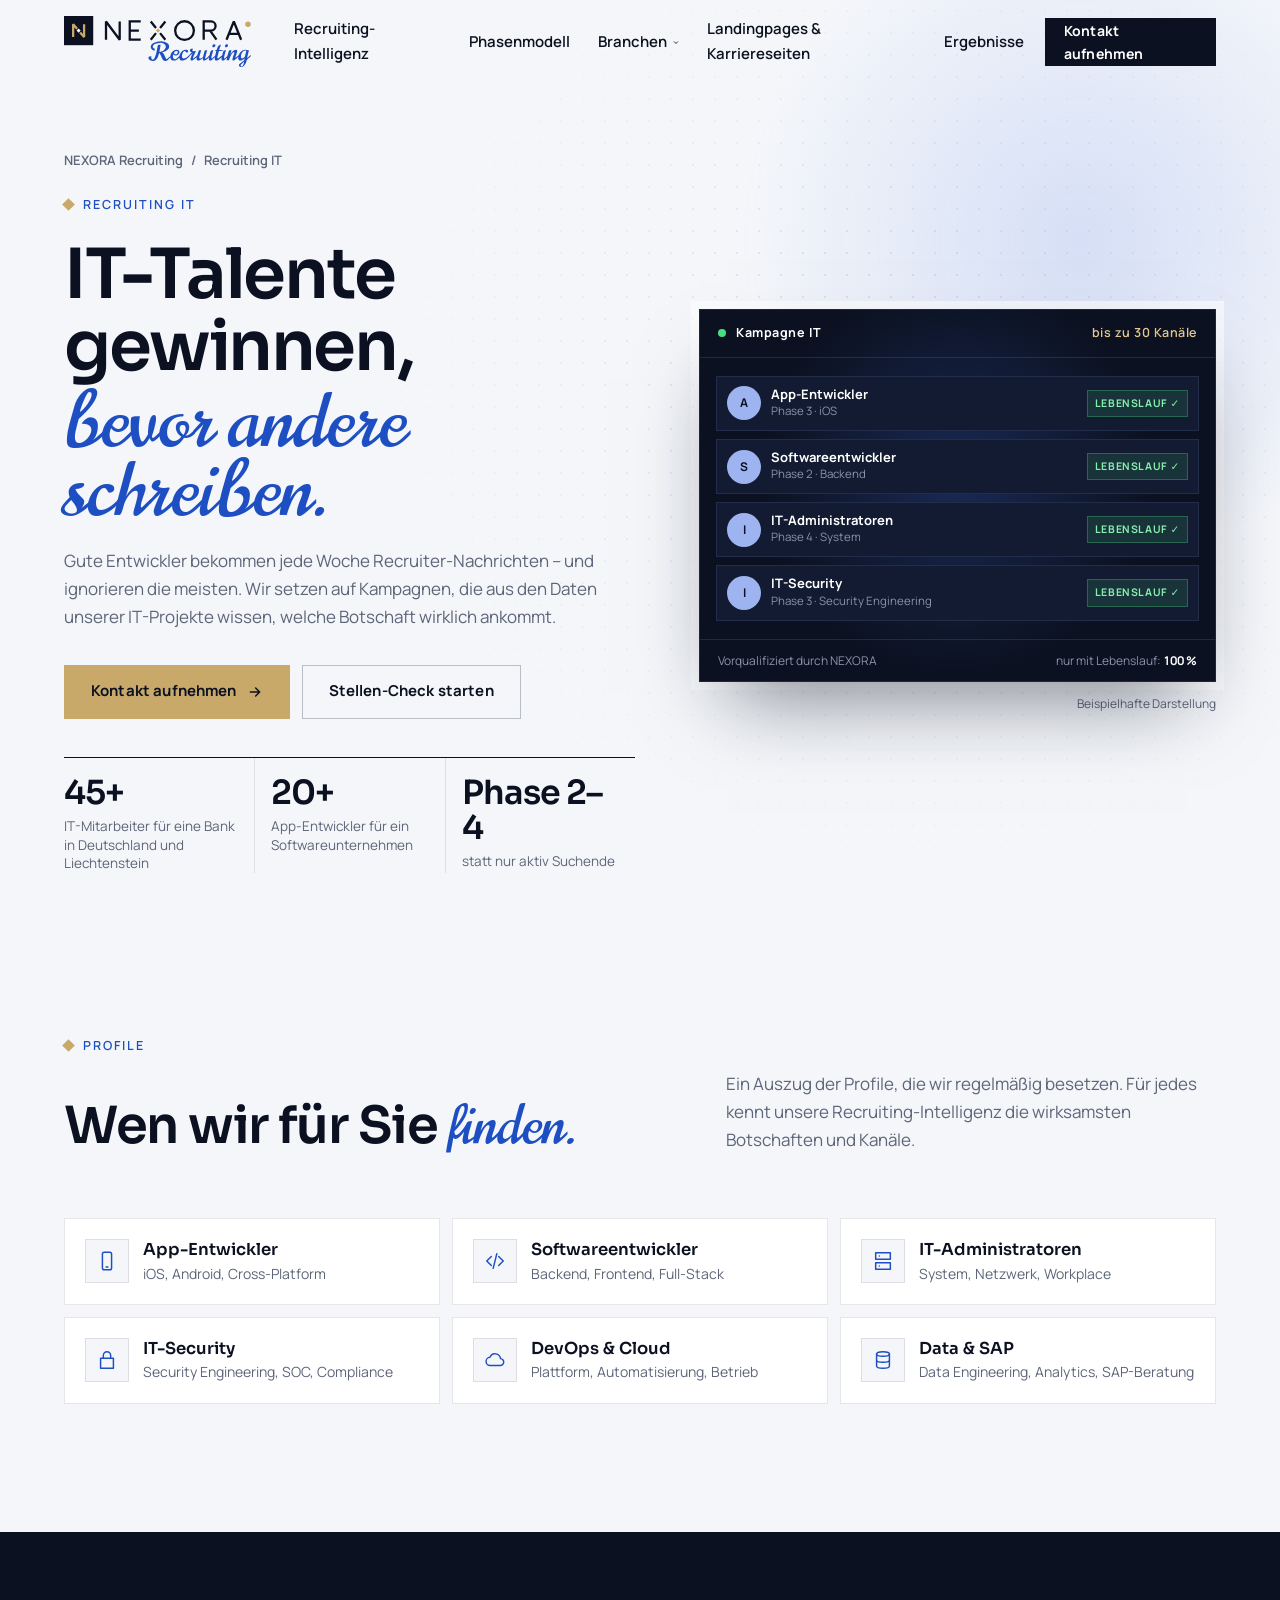
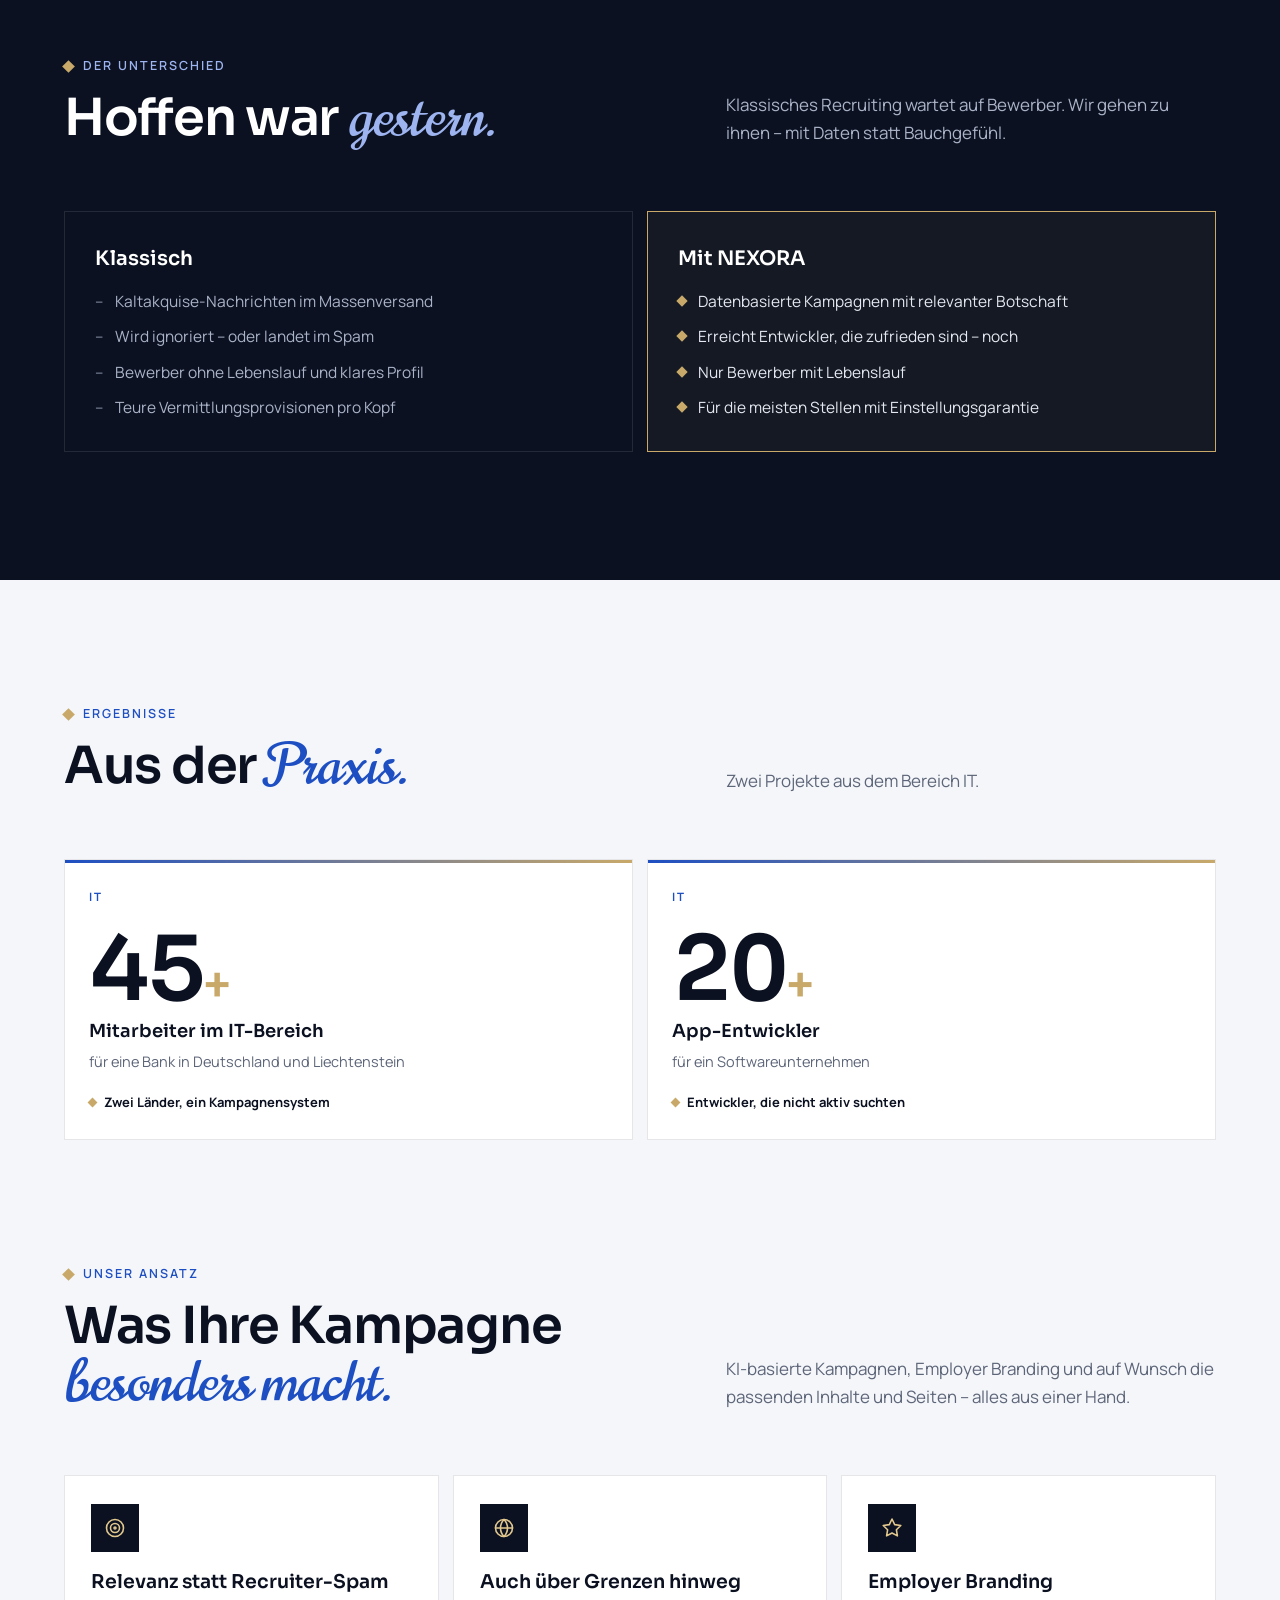
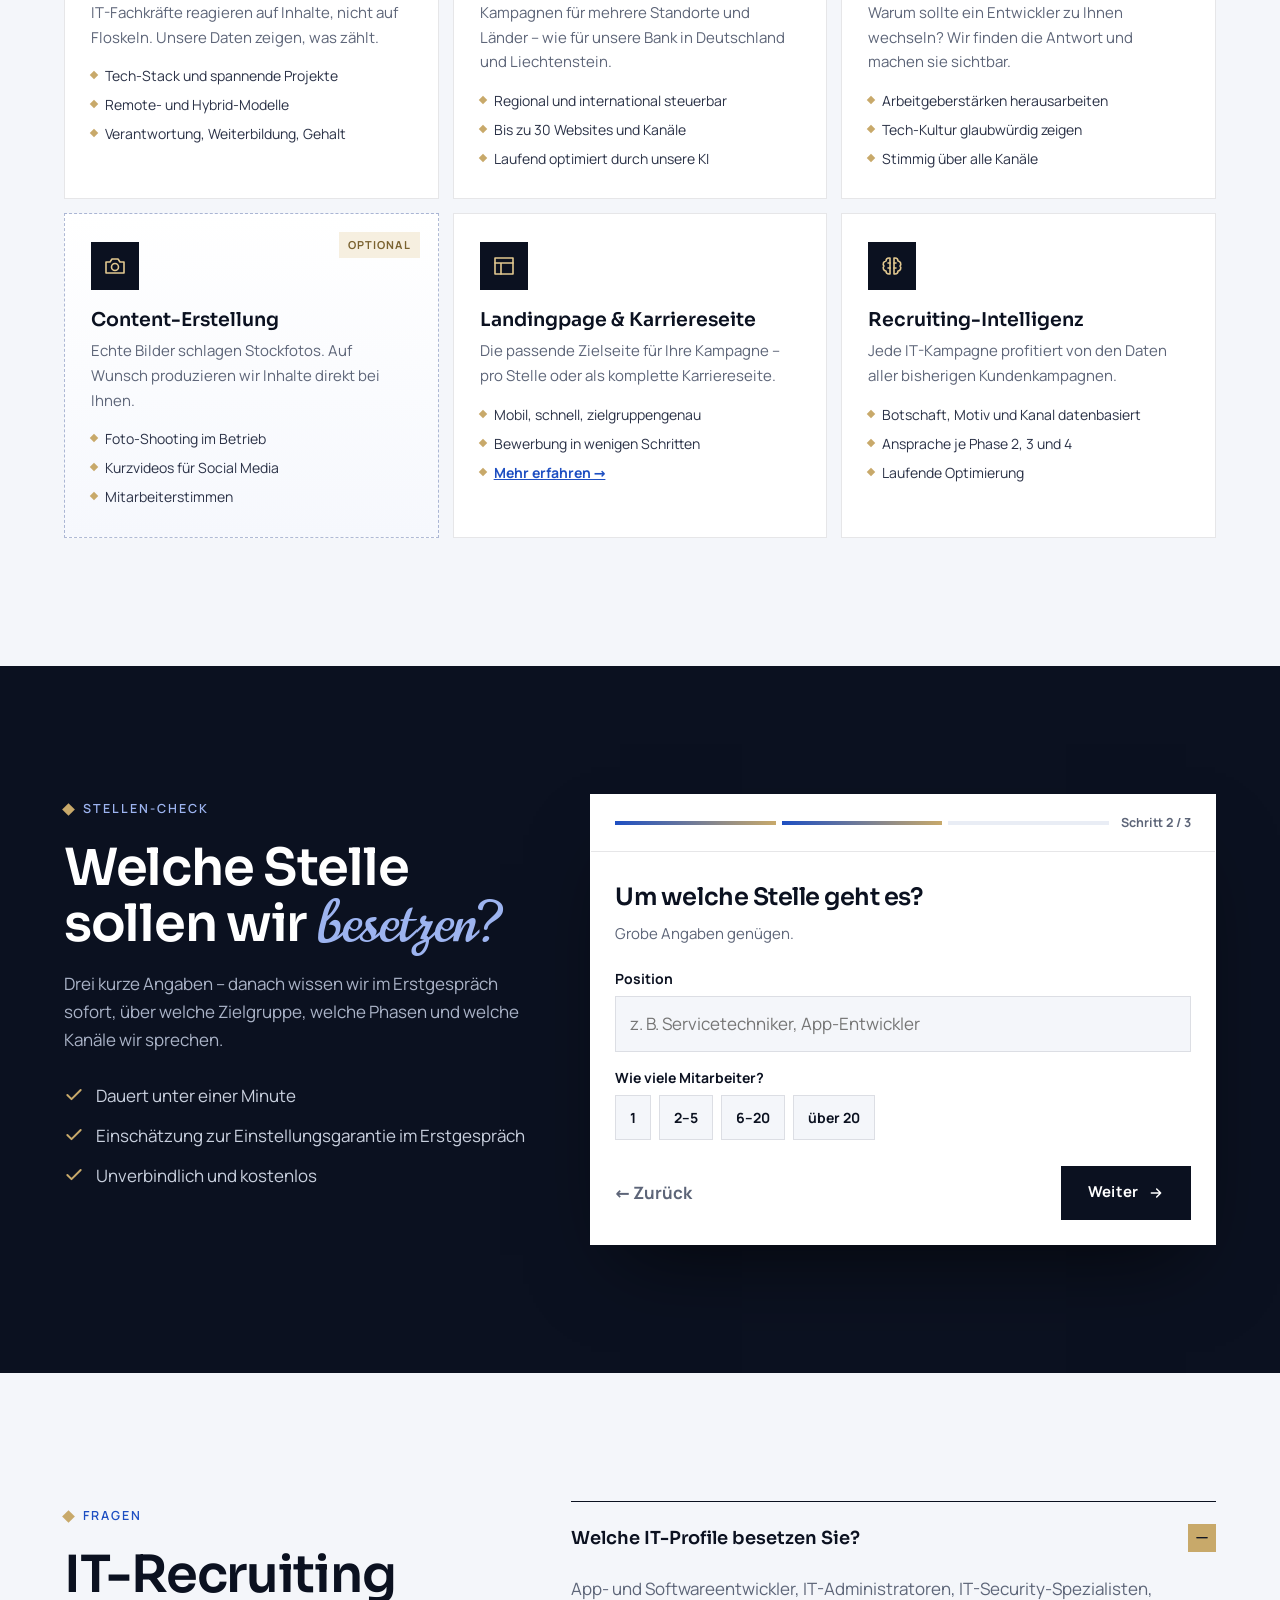
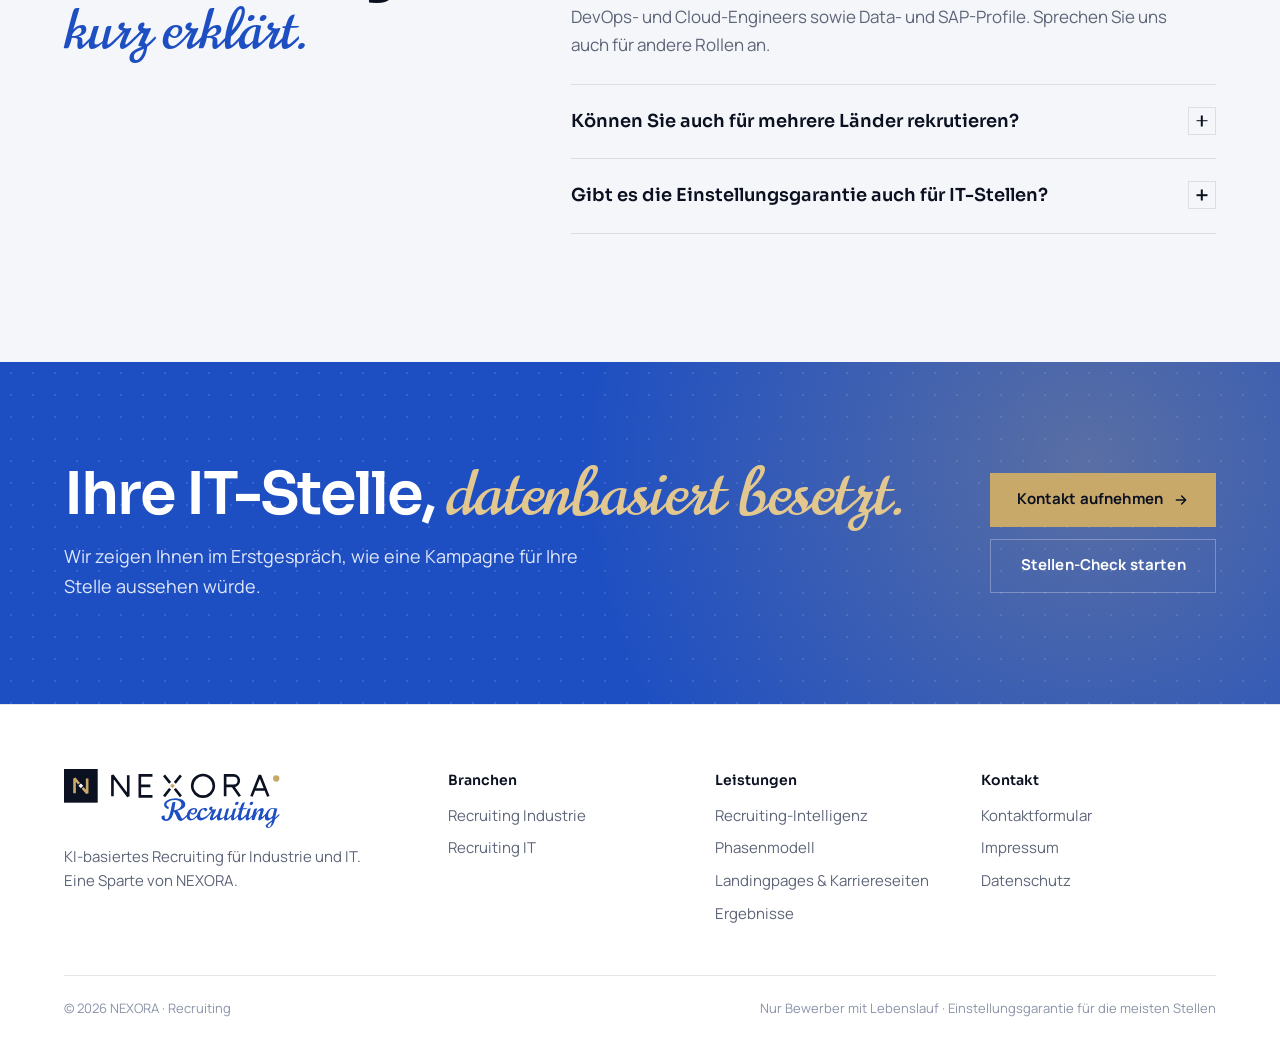
<file: it-recruiting.html>
<!doctype html>
<html lang="de">
<head>
<meta charset="utf-8">
<meta name="viewport" content="width=device-width, initial-scale=1">
<title>IT-Recruiting – Entwickler, Admins &amp; IT-Security | NEXORA Recruiting</title>
<meta name="description" content="KI-basiertes IT-Recruiting: App- und Softwareentwickler, IT-Administratoren, IT-Security. Datenbasierte Kampagnen auf bis zu 30 Kanälen, nur Bewerber mit Lebenslauf.">
<link rel="canonical" href="https://www.nexora-recruiting.de/it-recruiting.html">
<meta property="og:type" content="website">
<meta property="og:locale" content="de_DE">
<meta property="og:site_name" content="NEXORA Recruiting">
<meta property="og:title" content="IT-Recruiting – Entwickler, Admins &amp; IT-Security | NEXORA Recruiting">
<meta property="og:description" content="KI-basiertes IT-Recruiting: App- und Softwareentwickler, IT-Administratoren, IT-Security. Datenbasierte Kampagnen auf bis zu 30 Kanälen, nur Bewerber mit Lebenslauf.">
<meta property="og:url" content="https://www.nexora-recruiting.de/it-recruiting.html">
<meta property="og:image" content="https://www.nexora-recruiting.de/assets/og-image.png">
<meta property="og:image:width" content="1200">
<meta property="og:image:height" content="630">
<meta name="twitter:card" content="summary_large_image">
<meta name="theme-color" content="#0b1120">
<link rel="icon" href="assets/logo/nexora-mark.svg" type="image/svg+xml">
<link rel="preload" href="assets/fonts/manrope-latin.woff2" as="font" type="font/woff2" crossorigin>
<link rel="preload" href="assets/fonts/sora-latin.woff2" as="font" type="font/woff2" crossorigin>
<link rel="stylesheet" href="styles.css">
<script type="application/ld+json">{"@context":"https://schema.org","@type":"Organization","name":"NEXORA Recruiting","parentOrganization":{"@type":"Organization","name":"NEXORA"},"url":"https://www.nexora-recruiting.de/","logo":"https://www.nexora-recruiting.de/assets/logo/nexora-recruiting-logo.svg","description":"KI-basierte Recruitingkampagnen für Industrie und IT – nur Bewerber mit Lebenslauf, für die meisten Stellen mit Einstellungsgarantie."}</script>
<script type="application/ld+json">{"@context":"https://schema.org","@type":"FAQPage","mainEntity":[{"@type":"Question","name":"Welche IT-Profile besetzen Sie?","acceptedAnswer":{"@type":"Answer","text":"App- und Softwareentwickler, IT-Administratoren, IT-Security-Spezialisten, DevOps- und Cloud-Engineers sowie Data- und SAP-Profile. Sprechen Sie uns auch für andere Rollen an."}},{"@type":"Question","name":"Können Sie auch für mehrere Länder rekrutieren?","acceptedAnswer":{"@type":"Answer","text":"Ja. Für eine Bank haben wir zum Beispiel über 45 Mitarbeiter im IT-Bereich in Deutschland und Liechtenstein gewonnen."}},{"@type":"Question","name":"Gibt es die Einstellungsgarantie auch für IT-Stellen?","acceptedAnswer":{"@type":"Answer","text":"Für die meisten Stellen ja. Ob sie für Ihre konkrete Position gilt, klären wir im Erstgespräch."}}]}</script>
<script type="application/ld+json">{"@context":"https://schema.org","@type":"BreadcrumbList","itemListElement":[{"@type":"ListItem","position":1,"name":"NEXORA Recruiting","item":"https://www.nexora-recruiting.de/"},{"@type":"ListItem","position":2,"name":"Recruiting IT","item":"https://www.nexora-recruiting.de/it-recruiting.html"}]}</script>
</head>
<body>
<a class="skip" href="#inhalt">Zum Inhalt springen</a>
<header class="hdr">
  <div class="wrap hdr-in">
    <a class="brand" href="index.html" aria-label="NEXORA Recruiting – zur Startseite"><img src="assets/logo/nexora-recruiting-logo.svg" alt="NEXORA Recruiting" width="190" height="52"></a>
    <nav class="nav" id="nav" aria-label="Hauptmenü">
      <ul class="menu">
        <li><a href="index.html#intelligenz">Recruiting-Intelligenz</a></li>
        <li><a href="index.html#phasen">Phasenmodell</a></li>
        <li class="has-sub"><button class="sub-toggle" aria-expanded="false">Branchen <svg viewBox="0 0 12 12"><path d="M2 4l4 4 4-4"/></svg></button><ul class="submenu" role="list" style="list-style:none;margin:0"><li><a href="industrie-recruiting.html"><span class="mi"><svg viewBox="0 0 24 24" aria-hidden="true"><path d="M3 21V10l5 3V10l5 3V10l5 3V4h3v17z"/><path d="M7 17h2M12 17h2"/></svg></span><span><strong>Recruiting Industrie</strong><small>Servicetechniker, Zerspaner, Elektroniker & Co.</small></span></a></li><li><a href="it-recruiting.html"><span class="mi"><svg viewBox="0 0 24 24" aria-hidden="true"><path d="M8 7l-5 5 5 5M16 7l5 5-5 5M14 4l-4 16"/></svg></span><span><strong>Recruiting IT</strong><small>Entwickler, Administratoren, IT-Security & Co.</small></span></a></li></ul></li>
        <li><a href="landingpages-karriereseiten.html">Landingpages &amp; Karriereseiten</a></li>
        <li><a href="index.html#ergebnisse">Ergebnisse</a></li>
      </ul>
      <a class="btn btn-ink btn-sm" href="kontakt.html">Kontakt aufnehmen</a>
    </nav>
    <button class="burger" aria-label="Menü öffnen" aria-expanded="false" aria-controls="nav"><span></span></button>
  </div>
</header>
<main id="inhalt">
<section class="hero sub-hero" id="top">
  <div class="wrap hero-grid">
    <div>
      <nav class="crumbs" aria-label="Brotkrumen"><a href="index.html">NEXORA Recruiting</a><span>/</span><span>Recruiting IT</span></nav>
      <span class="pre">Recruiting IT</span>
      <h1>IT-Talente gewinnen, <span class="sc">bevor andere schreiben.</span></h1>
      <p class="lead">Gute Entwickler bekommen jede Woche Recruiter-Nachrichten – und ignorieren die meisten. Wir setzen auf Kampagnen, die aus den Daten unserer IT-Projekte wissen, welche Botschaft wirklich ankommt.</p>
      <div class="hero-actions"><a class="btn btn-brass" href="kontakt.html">Kontakt aufnehmen <svg viewBox="0 0 24 24" fill="none" stroke="currentColor" stroke-width="2.2" stroke-linecap="round" stroke-linejoin="round"><path d="M5 12h14M13 6l6 6-6 6"/></svg></a><a class="btn btn-line" href="#stellen-check">Stellen-Check starten</a></div>
      <div class="stat-row"><div><b>45+</b><span>IT-Mitarbeiter für eine Bank in Deutschland und Liechtenstein</span></div><div><b>20+</b><span>App-Entwickler für ein Softwareunternehmen</span></div><div><b>Phase 2–4</b><span>statt nur aktiv Suchende</span></div></div>
    </div>
    <div><div class="engine rv" aria-label="Beispielhafte Darstellung eingehender Bewerbungen">
  <div class="eng-top"><span class="live"></span><b>Kampagne IT</b><span class="job">bis zu 30 Kanäle</span></div>
  <div style="padding:18px 16px;display:grid;gap:8px;position:relative"><div class="app" style="animation-delay:0.3s"><span class="av">A</span><span><b>App-Entwickler</b><small>Phase 3 · iOS</small></span><span class="cv">LEBENSLAUF ✓</span></div><div class="app" style="animation-delay:0.55s"><span class="av">S</span><span><b>Softwareentwickler</b><small>Phase 2 · Backend</small></span><span class="cv">LEBENSLAUF ✓</span></div><div class="app" style="animation-delay:0.8s"><span class="av">I</span><span><b>IT-Administratoren</b><small>Phase 4 · System</small></span><span class="cv">LEBENSLAUF ✓</span></div><div class="app" style="animation-delay:1.05s"><span class="av">I</span><span><b>IT-Security</b><small>Phase 3 · Security Engineering</small></span><span class="cv">LEBENSLAUF ✓</span></div></div>
  <div class="eng-foot"><span>Vorqualifiziert durch NEXORA</span><span>nur mit Lebenslauf: <b>100 %</b></span></div>
</div>
<p class="eng-note">Beispielhafte Darstellung</p></div>
  </div>
</section>

<section class="sec" id="profile" style="padding-top:clamp(40px,5vw,70px)">
  <div class="wrap">
    <div class="head"><span class="pre">Profile</span><h2 class="h2 rv">Wen wir für Sie <span class="sc">finden.</span></h2><p class="lead rv">Ein Auszug der Profile, die wir regelmäßig besetzen. Für jedes kennt unsere Recruiting-Intelligenz die wirksamsten Botschaften und Kanäle.</p></div>
    <div class="roles-grid"><div class="role rv"><span class="ic"><svg viewBox="0 0 24 24" aria-hidden="true"><rect x="7" y="2.5" width="10" height="19" rx="2"/><path d="M11 18.5h2"/></svg></span><div><h3>App-Entwickler</h3><p>iOS, Android, Cross-Platform</p></div></div><div class="role rv"><span class="ic"><svg viewBox="0 0 24 24" aria-hidden="true"><path d="M8 7l-5 5 5 5M16 7l5 5-5 5M14 4l-4 16"/></svg></span><div><h3>Softwareentwickler</h3><p>Backend, Frontend, Full-Stack</p></div></div><div class="role rv"><span class="ic"><svg viewBox="0 0 24 24" aria-hidden="true"><rect x="4" y="3" width="16" height="7"/><rect x="4" y="14" width="16" height="7"/><path d="M8 6.5h.01M8 17.5h.01"/></svg></span><div><h3>IT-Administratoren</h3><p>System, Netzwerk, Workplace</p></div></div><div class="role rv"><span class="ic"><svg viewBox="0 0 24 24" aria-hidden="true"><rect x="5" y="10" width="14" height="11"/><path d="M8 10V7a4 4 0 0 1 8 0v3"/></svg></span><div><h3>IT-Security</h3><p>Security Engineering, SOC, Compliance</p></div></div><div class="role rv"><span class="ic"><svg viewBox="0 0 24 24" aria-hidden="true"><path d="M7 18a4.5 4.5 0 0 1-.5-9 6 6 0 0 1 11.5 1.5A3.75 3.75 0 0 1 17.5 18z"/></svg></span><div><h3>DevOps & Cloud</h3><p>Plattform, Automatisierung, Betrieb</p></div></div><div class="role rv"><span class="ic"><svg viewBox="0 0 24 24" aria-hidden="true"><ellipse cx="12" cy="5.5" rx="7" ry="2.5"/><path d="M5 5.5v13c0 1.4 3.1 2.5 7 2.5s7-1.1 7-2.5v-13M5 12c0 1.4 3.1 2.5 7 2.5s7-1.1 7-2.5"/></svg></span><div><h3>Data & SAP</h3><p>Data Engineering, Analytics, SAP-Beratung</p></div></div></div>
  </div>
</section>

<section class="sec dark">
  <div class="wrap">
    <div class="head"><span class="pre">Der Unterschied</span><h2 class="h2 rv">Hoffen war <span class="sc">gestern.</span></h2><p class="lead rv">Klassisches Recruiting wartet auf Bewerber. Wir gehen zu ihnen – mit Daten statt Bauchgefühl.</p></div>
    <div class="pain"><div class="rv"><h3>Klassisch</h3><ul><li>Kaltakquise-Nachrichten im Massenversand</li><li>Wird ignoriert – oder landet im Spam</li><li>Bewerber ohne Lebenslauf und klares Profil</li><li>Teure Vermittlungsprovisionen pro Kopf</li></ul></div><div class="us rv"><h3>Mit NEXORA</h3><ul><li>Datenbasierte Kampagnen mit relevanter Botschaft</li><li>Erreicht Entwickler, die zufrieden sind – noch</li><li>Nur Bewerber mit Lebenslauf</li><li>Für die meisten Stellen mit Einstellungsgarantie</li></ul></div></div>
  </div>
</section>

<section class="sec">
  <div class="wrap">
    <div class="head"><span class="pre">Ergebnisse</span><h2 class="h2 rv">Aus der <span class="sc">Praxis.</span></h2><p class="lead rv">Zwei Projekte aus dem Bereich IT.</p></div>
    <div class="case-duo"><article class="case rv "><span class="area">IT</span><div class="num"><span data-count="45">45</span><small>+</small></div><h3>Mitarbeiter im IT-Bereich</h3><p>für eine Bank in Deutschland und Liechtenstein</p><span class="time">Zwei Länder, ein Kampagnensystem</span></article><article class="case rv "><span class="area">IT</span><div class="num"><span data-count="20">20</span><small>+</small></div><h3>App-Entwickler</h3><p>für ein Softwareunternehmen</p><span class="time">Entwickler, die nicht aktiv suchten</span></article></div>
  </div>
</section>

<section class="sec" style="padding-top:0">
  <div class="wrap">
    <div class="head"><span class="pre">Unser Ansatz</span><h2 class="h2 rv">Was Ihre Kampagne <span class="sc">besonders macht.</span></h2><p class="lead rv">KI-basierte Kampagnen, Employer Branding und auf Wunsch die passenden Inhalte und Seiten – alles aus einer Hand.</p></div>
    <div class="feat-list"><div class="feat rv"><span class="ic"><svg viewBox="0 0 24 24" aria-hidden="true"><circle cx="12" cy="12" r="8.5"/><circle cx="12" cy="12" r="4.5"/><circle cx="12" cy="12" r="1"/></svg></span><h3>Relevanz statt Recruiter-Spam</h3><p>IT-Fachkräfte reagieren auf Inhalte, nicht auf Floskeln. Unsere Daten zeigen, was zählt.</p><ul><li>Tech-Stack und spannende Projekte</li><li>Remote- und Hybrid-Modelle</li><li>Verantwortung, Weiterbildung, Gehalt</li></ul></div><div class="feat rv"><span class="ic"><svg viewBox="0 0 24 24" aria-hidden="true"><circle cx="12" cy="12" r="8.5"/><path d="M3.5 12h17M12 3.5c2.5 2.6 3.5 5.4 3.5 8.5s-1 5.9-3.5 8.5c-2.5-2.6-3.5-5.4-3.5-8.5s1-5.9 3.5-8.5z"/></svg></span><h3>Auch über Grenzen hinweg</h3><p>Kampagnen für mehrere Standorte und Länder – wie für unsere Bank in Deutschland und Liechtenstein.</p><ul><li>Regional und international steuerbar</li><li>Bis zu 30 Websites und Kanäle</li><li>Laufend optimiert durch unsere KI</li></ul></div><div class="feat rv"><span class="ic"><svg viewBox="0 0 24 24" aria-hidden="true"><path d="M12 3l2.7 5.6 6.1.9-4.4 4.3 1 6.1L12 17l-5.4 2.9 1-6.1L3.2 9.5l6.1-.9z"/></svg></span><h3>Employer Branding</h3><p>Warum sollte ein Entwickler zu Ihnen wechseln? Wir finden die Antwort und machen sie sichtbar.</p><ul><li>Arbeitgeberstärken herausarbeiten</li><li>Tech-Kultur glaubwürdig zeigen</li><li>Stimmig über alle Kanäle</li></ul></div><div class="feat opt-c rv"><span class="badge">optional</span><span class="ic"><svg viewBox="0 0 24 24" aria-hidden="true"><path d="M3 8h4l2-3h6l2 3h4v11H3z"/><circle cx="12" cy="13" r="3.5"/></svg></span><h3>Content-Erstellung</h3><p>Echte Bilder schlagen Stockfotos. Auf Wunsch produzieren wir Inhalte direkt bei Ihnen.</p><ul><li>Foto-Shooting im Betrieb</li><li>Kurzvideos für Social Media</li><li>Mitarbeiterstimmen</li></ul></div><div class="feat rv"><span class="ic"><svg viewBox="0 0 24 24" aria-hidden="true"><rect x="3" y="4" width="18" height="16"/><path d="M3 9h18M9 9v11"/></svg></span><h3>Landingpage &amp; Karriereseite</h3><p>Die passende Zielseite für Ihre Kampagne – pro Stelle oder als komplette Karriereseite.</p><ul><li>Mobil, schnell, zielgruppengenau</li><li>Bewerbung in wenigen Schritten</li><li><a href="landingpages-karriereseiten.html" style="color:var(--blue);font-weight:700">Mehr erfahren →</a></li></ul></div><div class="feat rv"><span class="ic"><svg viewBox="0 0 24 24" aria-hidden="true"><path d="M9 4a3 3 0 0 0-3 3 3 3 0 0 0-2 5 3 3 0 0 0 2 5 3 3 0 0 0 3 3h1V4z"/><path d="M15 4a3 3 0 0 1 3 3 3 3 0 0 1 2 5 3 3 0 0 1-2 5 3 3 0 0 1-3 3h-1V4z"/><path d="M10 9h-2M14 9h2M10 14H8M14 14h2"/></svg></span><h3>Recruiting-Intelligenz</h3><p>Jede IT-Kampagne profitiert von den Daten aller bisherigen Kundenkampagnen.</p><ul><li>Botschaft, Motiv und Kanal datenbasiert</li><li>Ansprache je Phase 2, 3 und 4</li><li>Laufende Optimierung</li></ul></div></div>
  </div>
</section>

<section class="sec dark" id="stellen-check">
  <div class="wrap check-grid">
    <div class="check-side">
      <span class="pre">Stellen-Check</span>
      <h2 class="h2 rv" style="margin-top:18px">Welche Stelle sollen wir <span class="sc">besetzen?</span></h2>
      <p class="lead rv" style="margin-top:18px">Drei kurze Angaben – danach wissen wir im Erstgespräch sofort, über welche Zielgruppe, welche Phasen und welche Kanäle wir sprechen.</p>
      <ul>
        <li><svg viewBox="0 0 24 24" fill="none" stroke="currentColor" stroke-width="2.4" stroke-linecap="round" stroke-linejoin="round"><path d="M20 6L9 17l-5-5"/></svg>Dauert unter einer Minute</li>
        <li><svg viewBox="0 0 24 24" fill="none" stroke="currentColor" stroke-width="2.4" stroke-linecap="round" stroke-linejoin="round"><path d="M20 6L9 17l-5-5"/></svg>Einschätzung zur Einstellungsgarantie im Erstgespräch</li>
        <li><svg viewBox="0 0 24 24" fill="none" stroke="currentColor" stroke-width="2.4" stroke-linecap="round" stroke-linejoin="round"><path d="M20 6L9 17l-5-5"/></svg>Unverbindlich und kostenlos</li>
      </ul>
    </div>
    <form class="sc-card rv" id="sc" novalidate data-contact="kontakt.html">
      <div class="sc-top"><ol class="sc-steps" aria-hidden="true"><li class="on"></li><li></li><li></li></ol><span class="sc-count" data-count-label>Schritt 1 / 3</span></div>
      <fieldset class="sc-page on">
        <h3>In welchem Bereich suchen Sie?</h3>
        <p>Wir sind auf Industrie und IT spezialisiert.</p>
        <div class="opts">
          <label class="opt"><input type="radio" name="bereich" value="Industrie"><span><svg viewBox="0 0 24 24" aria-hidden="true"><path d="M3 21V10l5 3V10l5 3V10l5 3V4h3v17z"/><path d="M7 17h2M12 17h2"/></svg><b>Industrie</b><small>Technik, Service, Fertigung, Montage</small></span></label>
          <label class="opt"><input type="radio" name="bereich" value="IT" checked><span><svg viewBox="0 0 24 24" aria-hidden="true"><path d="M8 7l-5 5 5 5M16 7l5 5-5 5M14 4l-4 16"/></svg><b>IT</b><small>Entwicklung, Infrastruktur, Security, Data</small></span></label>
        </div>
        <p class="sc-err" data-err="0">Bitte wählen Sie einen Bereich.</p>
      </fieldset>
      <fieldset class="sc-page">
        <h3>Um welche Stelle geht es?</h3>
        <p>Grobe Angaben genügen.</p>
        <div class="fields">
          <div class="fld full"><label for="sc-stelle">Position</label><input id="sc-stelle" name="stelle" list="sc-list" placeholder="z. B. Servicetechniker, App-Entwickler" required><datalist id="sc-list"></datalist></div>
          <div class="fld full"><span class="lbl">Wie viele Mitarbeiter?</span><div class="chips">
            <label class="chip"><input type="radio" name="anzahl" value="1"><span>1</span></label>
            <label class="chip"><input type="radio" name="anzahl" value="2–5"><span>2–5</span></label>
            <label class="chip"><input type="radio" name="anzahl" value="6–20"><span>6–20</span></label>
            <label class="chip"><input type="radio" name="anzahl" value="über 20"><span>über 20</span></label>
          </div></div>
        </div>
        <p class="sc-err" data-err="1">Bitte geben Sie die Position an.</p>
      </fieldset>
      <fieldset class="sc-page">
        <h3>Wo und wie dringend?</h3>
        <p>Damit wir die Kampagne regional einordnen können.</p>
        <div class="fields">
          <div class="fld"><label for="sc-region">Region / Standort</label><input id="sc-region" name="region" placeholder="z. B. Raum Stuttgart" required></div>
          <div class="fld"><label for="sc-start">Besetzung gewünscht</label><select id="sc-start" name="start"><option>So schnell wie möglich</option><option>In 1–3 Monaten</option><option>In 3–6 Monaten</option><option>Laufender Bedarf</option></select></div>
        </div>
        <p class="sc-err" data-err="2">Bitte geben Sie eine Region an.</p>
      </fieldset>
      <div class="sc-bar"><button type="button" class="back" data-prev hidden>← Zurück</button><button type="button" class="btn btn-ink" data-next>Weiter <svg viewBox="0 0 24 24" fill="none" stroke="currentColor" stroke-width="2.2" stroke-linecap="round" stroke-linejoin="round"><path d="M5 12h14M13 6l6 6-6 6"/></svg></button></div>
      <div class="sc-res" hidden>
        <div class="ok"><i><svg viewBox="0 0 24 24" fill="none" stroke="currentColor" stroke-width="2.4" stroke-linecap="round" stroke-linejoin="round"><path d="M20 6L9 17l-5-5"/></svg></i><h3>Perfekt – das reicht für den Start.</h3></div>
        <div class="sc-sum" data-sum></div>
        <p>Schicken Sie uns jetzt Ihre Anfrage – Ihre Angaben aus dem Stellen-Check übernehmen wir automatisch ins Kontaktformular.</p>
        <a class="btn btn-brass" data-contact-link href="kontakt.html">Weiter zur Anfrage <svg viewBox="0 0 24 24" fill="none" stroke="currentColor" stroke-width="2.2" stroke-linecap="round" stroke-linejoin="round"><path d="M5 12h14M13 6l6 6-6 6"/></svg></a>
      </div>
    </form>
  </div>
</section>


<section class="sec" id="faq">
  <div class="wrap faq-grid">
    <div><span class="pre">Fragen</span><h2 class="h2 rv" style="margin-top:18px">IT-Recruiting <span class="sc">kurz erklärt.</span></h2></div>
    <div class="acc"><details open><summary>Welche IT-Profile besetzen Sie?<i></i></summary><div class="a"><p>App- und Softwareentwickler, IT-Administratoren, IT-Security-Spezialisten, DevOps- und Cloud-Engineers sowie Data- und SAP-Profile. Sprechen Sie uns auch für andere Rollen an.</p></div></details>
<details><summary>Können Sie auch für mehrere Länder rekrutieren?<i></i></summary><div class="a"><p>Ja. Für eine Bank haben wir zum Beispiel über 45 Mitarbeiter im IT-Bereich in Deutschland und Liechtenstein gewonnen.</p></div></details>
<details><summary>Gibt es die Einstellungsgarantie auch für IT-Stellen?<i></i></summary><div class="a"><p>Für die meisten Stellen ja. Ob sie für Ihre konkrete Position gilt, klären wir im Erstgespräch.</p></div></details></div>
  </div>
</section>

<section class="end">
  <div class="wrap end-in">
    <div><h2>Ihre IT-Stelle, <span class="sc">datenbasiert besetzt.</span></h2><p>Wir zeigen Ihnen im Erstgespräch, wie eine Kampagne für Ihre Stelle aussehen würde.</p></div>
    <div class="btns"><a class="btn btn-brass" href="kontakt.html">Kontakt aufnehmen <svg viewBox="0 0 24 24" fill="none" stroke="currentColor" stroke-width="2.2" stroke-linecap="round" stroke-linejoin="round"><path d="M5 12h14M13 6l6 6-6 6"/></svg></a><a class="btn btn-line on-dark" href="#stellen-check">Stellen-Check starten</a></div>
  </div>
</section>

</main>
<footer class="ftr">
  <div class="wrap">
    <div class="ftr-grid">
      <div><img src="assets/logo/nexora-recruiting-logo.svg" alt="NEXORA Recruiting" width="220" height="60"><p class="claim">KI-basiertes Recruiting für Industrie und IT. Eine Sparte von NEXORA.</p></div>
      <div><h4>Branchen</h4><ul><li><a href="industrie-recruiting.html">Recruiting Industrie</a></li><li><a href="it-recruiting.html">Recruiting IT</a></li></ul></div>
      <div><h4>Leistungen</h4><ul><li><a href="index.html#intelligenz">Recruiting-Intelligenz</a></li><li><a href="index.html#phasen">Phasenmodell</a></li><li><a href="landingpages-karriereseiten.html">Landingpages &amp; Karriereseiten</a></li><li><a href="index.html#ergebnisse">Ergebnisse</a></li></ul></div>
      <div><h4>Kontakt</h4><ul><li><a href="kontakt.html">Kontaktformular</a></li><li><a href="impressum.html">Impressum</a></li><li><a href="datenschutz.html">Datenschutz</a></li></ul></div>
    </div>
    <div class="ftr-bot"><span>© 2026 NEXORA · Recruiting</span><span>Nur Bewerber mit Lebenslauf · Einstellungsgarantie für die meisten Stellen</span></div>
  </div>
</footer>
<div class="mbar"><a href="kontakt.html">Kontakt aufnehmen <svg viewBox="0 0 24 24" fill="none" stroke="currentColor" stroke-width="2.2" stroke-linecap="round" stroke-linejoin="round"><path d="M5 12h14M13 6l6 6-6 6"/></svg></a></div>
<script src="main.js"></script>
</body>
</html>
</file>
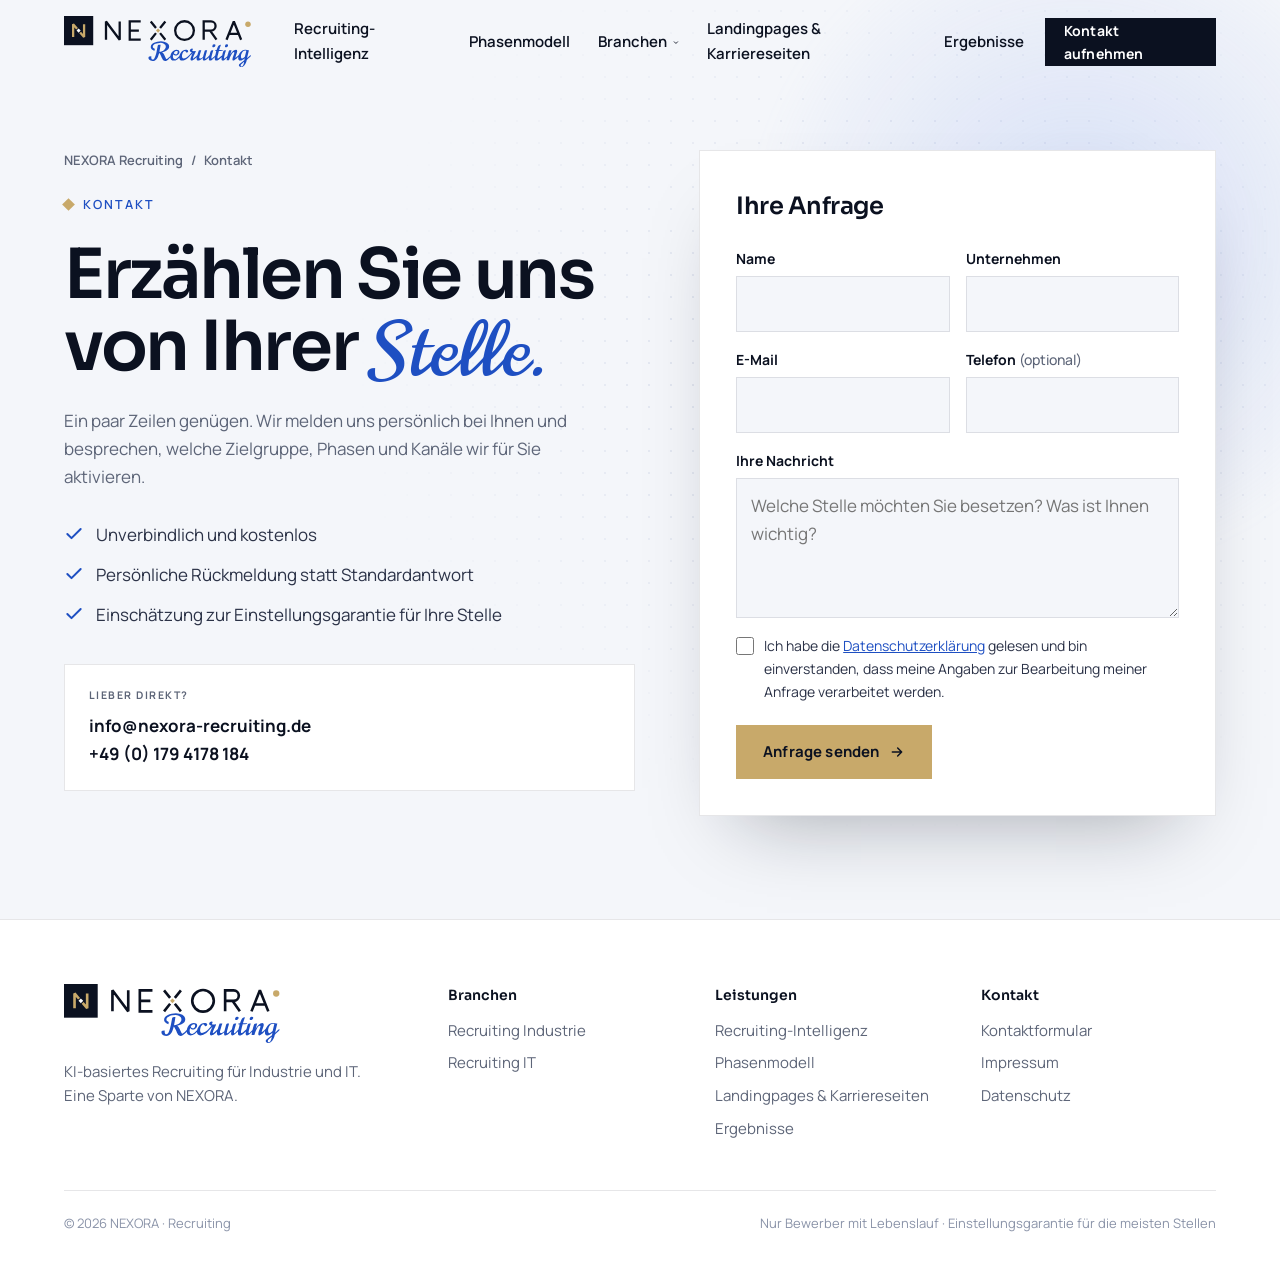
<file: kontakt.html>
<!doctype html>
<html lang="de">
<head>
<meta charset="utf-8">
<meta name="viewport" content="width=device-width, initial-scale=1">
<title>Kontakt | NEXORA Recruiting</title>
<meta name="description" content="Kontakt zu NEXORA Recruiting: Erzählen Sie uns von Ihrer offenen Stelle in Industrie oder IT – wir melden uns persönlich bei Ihnen.">
<link rel="canonical" href="https://www.nexora-recruiting.de/kontakt.html">
<meta property="og:type" content="website">
<meta property="og:locale" content="de_DE">
<meta property="og:site_name" content="NEXORA Recruiting">
<meta property="og:title" content="Kontakt | NEXORA Recruiting">
<meta property="og:description" content="Erzählen Sie uns von Ihrer offenen Stelle in Industrie oder IT – wir melden uns persönlich bei Ihnen.">
<meta property="og:url" content="https://www.nexora-recruiting.de/kontakt.html">
<meta property="og:image" content="https://www.nexora-recruiting.de/assets/og-image.png">
<meta property="og:image:width" content="1200">
<meta property="og:image:height" content="630">
<meta name="twitter:card" content="summary_large_image">
<meta name="theme-color" content="#0b1120">
<link rel="icon" href="assets/logo/nexora-mark.svg" type="image/svg+xml">
<link rel="preload" href="assets/fonts/manrope-latin.woff2" as="font" type="font/woff2" crossorigin>
<link rel="preload" href="assets/fonts/sora-latin.woff2" as="font" type="font/woff2" crossorigin>
<link rel="stylesheet" href="styles.css">
</head>
<body>
<a class="skip" href="#inhalt">Zum Inhalt springen</a>
<header class="hdr">
  <div class="wrap hdr-in">
    <a class="brand" href="index.html" aria-label="NEXORA Recruiting – zur Startseite"><img src="assets/logo/nexora-recruiting-logo.svg" alt="NEXORA Recruiting" width="190" height="52"></a>
    <nav class="nav" id="nav" aria-label="Hauptmenü">
      <ul class="menu">
        <li><a href="index.html#intelligenz">Recruiting-Intelligenz</a></li>
        <li><a href="index.html#phasen">Phasenmodell</a></li>
        <li class="has-sub"><button class="sub-toggle" aria-expanded="false">Branchen <svg viewBox="0 0 12 12"><path d="M2 4l4 4 4-4"/></svg></button><ul class="submenu" role="list" style="list-style:none;margin:0"><li><a href="industrie-recruiting.html"><span class="mi"><svg viewBox="0 0 24 24" aria-hidden="true"><path d="M3 21V10l5 3V10l5 3V10l5 3V4h3v17z"/><path d="M7 17h2M12 17h2"/></svg></span><span><strong>Recruiting Industrie</strong><small>Servicetechniker, Zerspaner, Elektroniker & Co.</small></span></a></li><li><a href="it-recruiting.html"><span class="mi"><svg viewBox="0 0 24 24" aria-hidden="true"><path d="M8 7l-5 5 5 5M16 7l5 5-5 5M14 4l-4 16"/></svg></span><span><strong>Recruiting IT</strong><small>Entwickler, Administratoren, IT-Security & Co.</small></span></a></li></ul></li>
        <li><a href="landingpages-karriereseiten.html">Landingpages &amp; Karriereseiten</a></li>
        <li><a href="index.html#ergebnisse">Ergebnisse</a></li>
      </ul>
      <a class="btn btn-ink btn-sm" href="kontakt.html">Kontakt aufnehmen</a>
    </nav>
    <button class="burger" aria-label="Menü öffnen" aria-expanded="false" aria-controls="nav"><span></span></button>
  </div>
</header>
<main id="inhalt">
<section class="hero sub-hero kf-hero" id="top">
  <div class="wrap hero-grid">
    <div class="kf-side">
      <nav class="crumbs" aria-label="Brotkrumen"><a href="index.html">NEXORA Recruiting</a><span>/</span><span>Kontakt</span></nav>
      <span class="pre">Kontakt</span>
      <h1>Erzählen Sie uns von Ihrer <span class="sc">Stelle.</span></h1>
      <p class="lead">Ein paar Zeilen genügen. Wir melden uns persönlich bei Ihnen und besprechen, welche Zielgruppe, Phasen und Kanäle wir für Sie aktivieren.</p>
      <ul>
        <li><svg viewBox="0 0 24 24" fill="none" stroke="currentColor" stroke-width="2.4" stroke-linecap="round" stroke-linejoin="round"><path d="M20 6L9 17l-5-5"/></svg>Unverbindlich und kostenlos</li>
        <li><svg viewBox="0 0 24 24" fill="none" stroke="currentColor" stroke-width="2.4" stroke-linecap="round" stroke-linejoin="round"><path d="M20 6L9 17l-5-5"/></svg>Persönliche Rückmeldung statt Standardantwort</li>
        <li><svg viewBox="0 0 24 24" fill="none" stroke="currentColor" stroke-width="2.4" stroke-linecap="round" stroke-linejoin="round"><path d="M20 6L9 17l-5-5"/></svg>Einschätzung zur Einstellungsgarantie für Ihre Stelle</li>
      </ul>
      <div class="kf-direct"><small>Lieber direkt?</small><a href="mailto:info@nexora-recruiting.de">info@nexora-recruiting.de</a><a href="tel:+491794178184">+49 (0) 179 4178 184</a></div>
    </div>
    <div class="kf-card">
      <form id="kf" action="https://formspree.io/f/xppprnyg" method="POST" novalidate>
        <h2>Ihre Anfrage</h2>
        <div class="fields">
          <div class="kf-check" data-check hidden></div>
          <div class="fld"><label for="kf-name">Name</label><input id="kf-name" name="name" autocomplete="name" required></div>
          <div class="fld"><label for="kf-firma">Unternehmen</label><input id="kf-firma" name="unternehmen" autocomplete="organization" required></div>
          <div class="fld"><label for="kf-mail">E-Mail</label><input id="kf-mail" name="email" type="email" autocomplete="email" required></div>
          <div class="fld"><label for="kf-tel">Telefon <span class="opt-l">(optional)</span></label><input id="kf-tel" name="telefon" type="tel" autocomplete="tel"></div>
          <div class="fld full"><label for="kf-msg">Ihre Nachricht</label><textarea id="kf-msg" name="nachricht" placeholder="Welche Stelle möchten Sie besetzen? Was ist Ihnen wichtig?" required></textarea></div>
          <label class="kf-consent fld"><input type="checkbox" name="datenschutz" value="akzeptiert" required><span>Ich habe die <a href="datenschutz.html" target="_blank">Datenschutzerklärung</a> gelesen und bin einverstanden, dass meine Angaben zur Bearbeitung meiner Anfrage verarbeitet werden.</span></label>
        </div>
        <input type="hidden" name="stellencheck">
        <input type="hidden" name="_subject" value="Neue Anfrage über NEXORA Recruiting">
        <input type="text" name="_gotcha" style="display:none" tabindex="-1" autocomplete="off" aria-hidden="true">
        <div class="kf-foot"><button type="submit" class="btn btn-brass">Anfrage senden <svg viewBox="0 0 24 24" fill="none" stroke="currentColor" stroke-width="2.2" stroke-linecap="round" stroke-linejoin="round"><path d="M5 12h14M13 6l6 6-6 6"/></svg></button><p class="kf-status" data-status role="status" aria-live="polite"></p></div>
      </form>
      <div class="kf-sent" data-sent tabindex="-1" hidden>
        <div class="ok"><i><svg viewBox="0 0 24 24" fill="none" stroke="currentColor" stroke-width="2.4" stroke-linecap="round" stroke-linejoin="round"><path d="M20 6L9 17l-5-5"/></svg></i><h2>Vielen Dank!</h2></div>
        <p>Ihre Anfrage ist bei uns angekommen. Wir melden uns so schnell wie möglich persönlich bei Ihnen.</p>
        <a class="btn btn-line" href="index.html">Zur Startseite</a>
      </div>
    </div>
  </div>
</section>
</main>
<footer class="ftr">
  <div class="wrap">
    <div class="ftr-grid">
      <div><img src="assets/logo/nexora-recruiting-logo.svg" alt="NEXORA Recruiting" width="220" height="60"><p class="claim">KI-basiertes Recruiting für Industrie und IT. Eine Sparte von NEXORA.</p></div>
      <div><h4>Branchen</h4><ul><li><a href="industrie-recruiting.html">Recruiting Industrie</a></li><li><a href="it-recruiting.html">Recruiting IT</a></li></ul></div>
      <div><h4>Leistungen</h4><ul><li><a href="index.html#intelligenz">Recruiting-Intelligenz</a></li><li><a href="index.html#phasen">Phasenmodell</a></li><li><a href="landingpages-karriereseiten.html">Landingpages &amp; Karriereseiten</a></li><li><a href="index.html#ergebnisse">Ergebnisse</a></li></ul></div>
      <div><h4>Kontakt</h4><ul><li><a href="kontakt.html">Kontaktformular</a></li><li><a href="impressum.html">Impressum</a></li><li><a href="datenschutz.html">Datenschutz</a></li></ul></div>
    </div>
    <div class="ftr-bot"><span>© 2026 NEXORA · Recruiting</span><span>Nur Bewerber mit Lebenslauf · Einstellungsgarantie für die meisten Stellen</span></div>
  </div>
</footer>
<script src="main.js"></script>
</body>
</html>
</file>
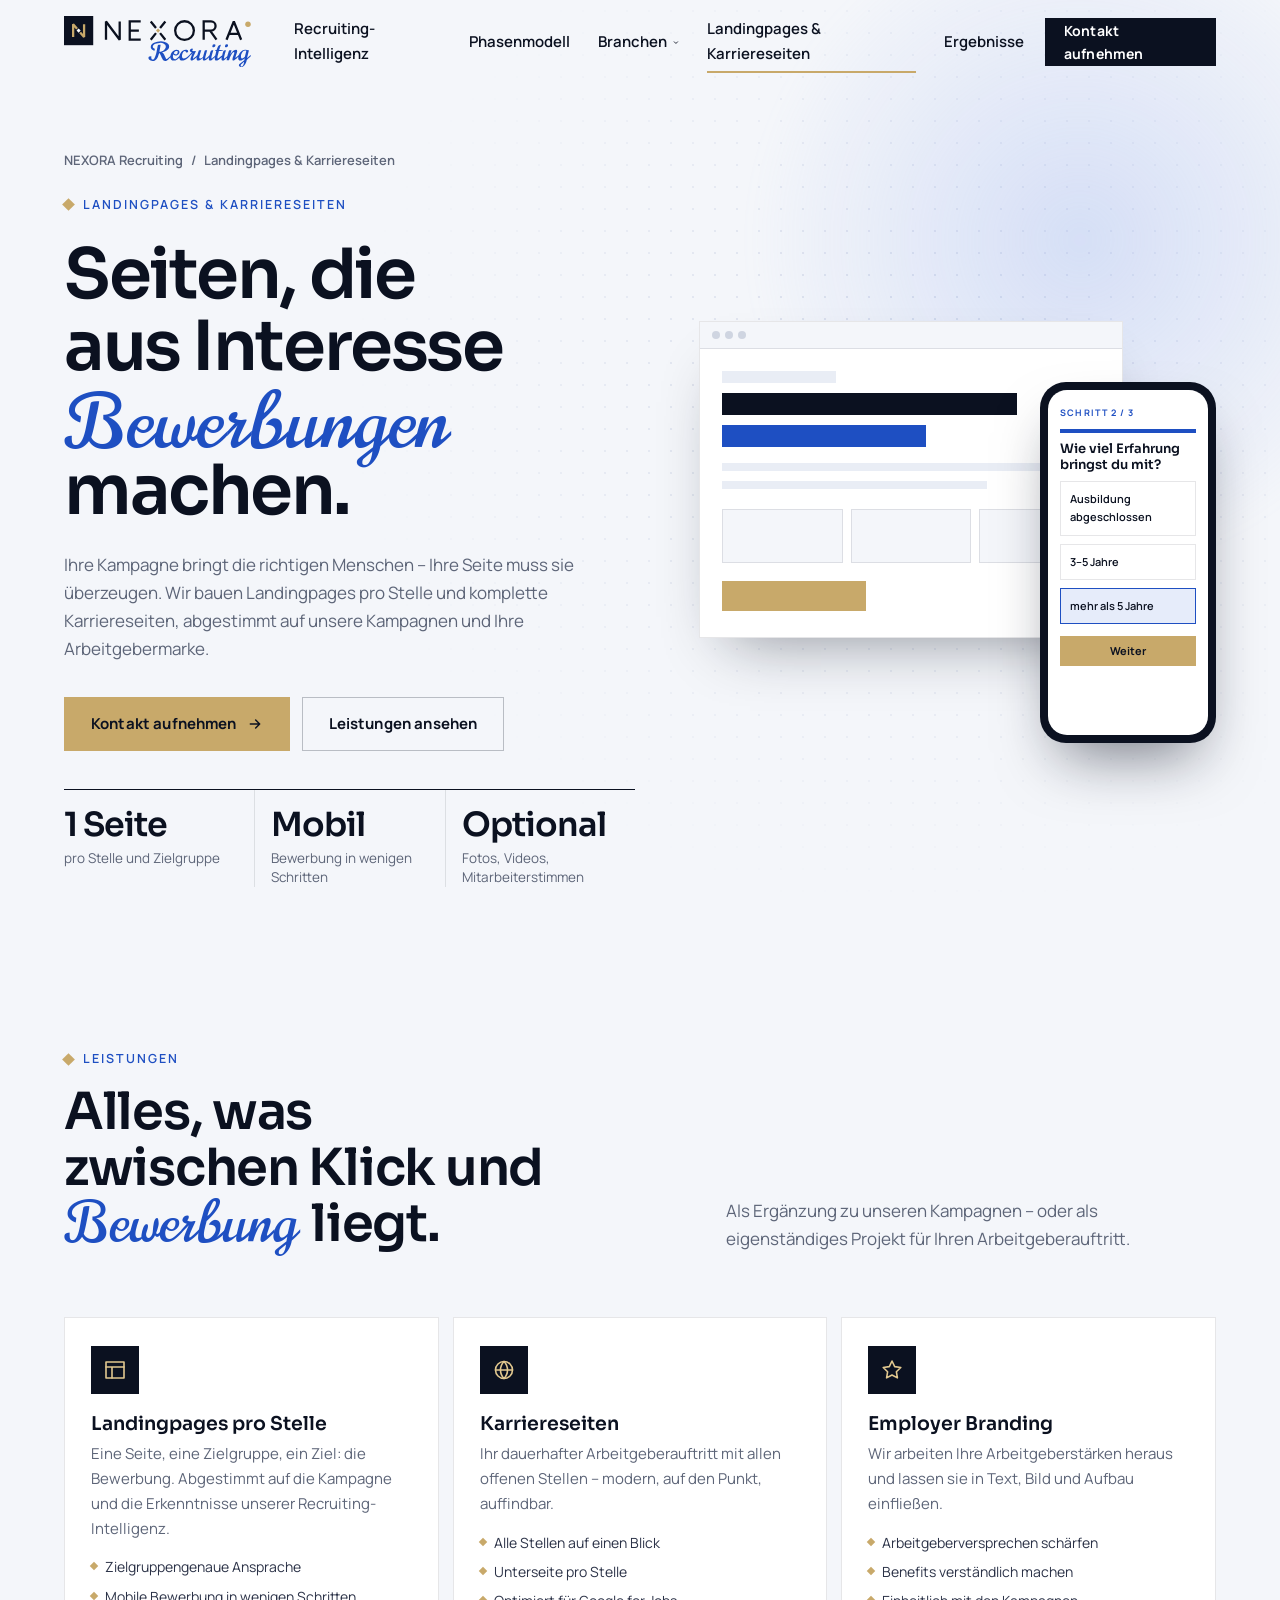
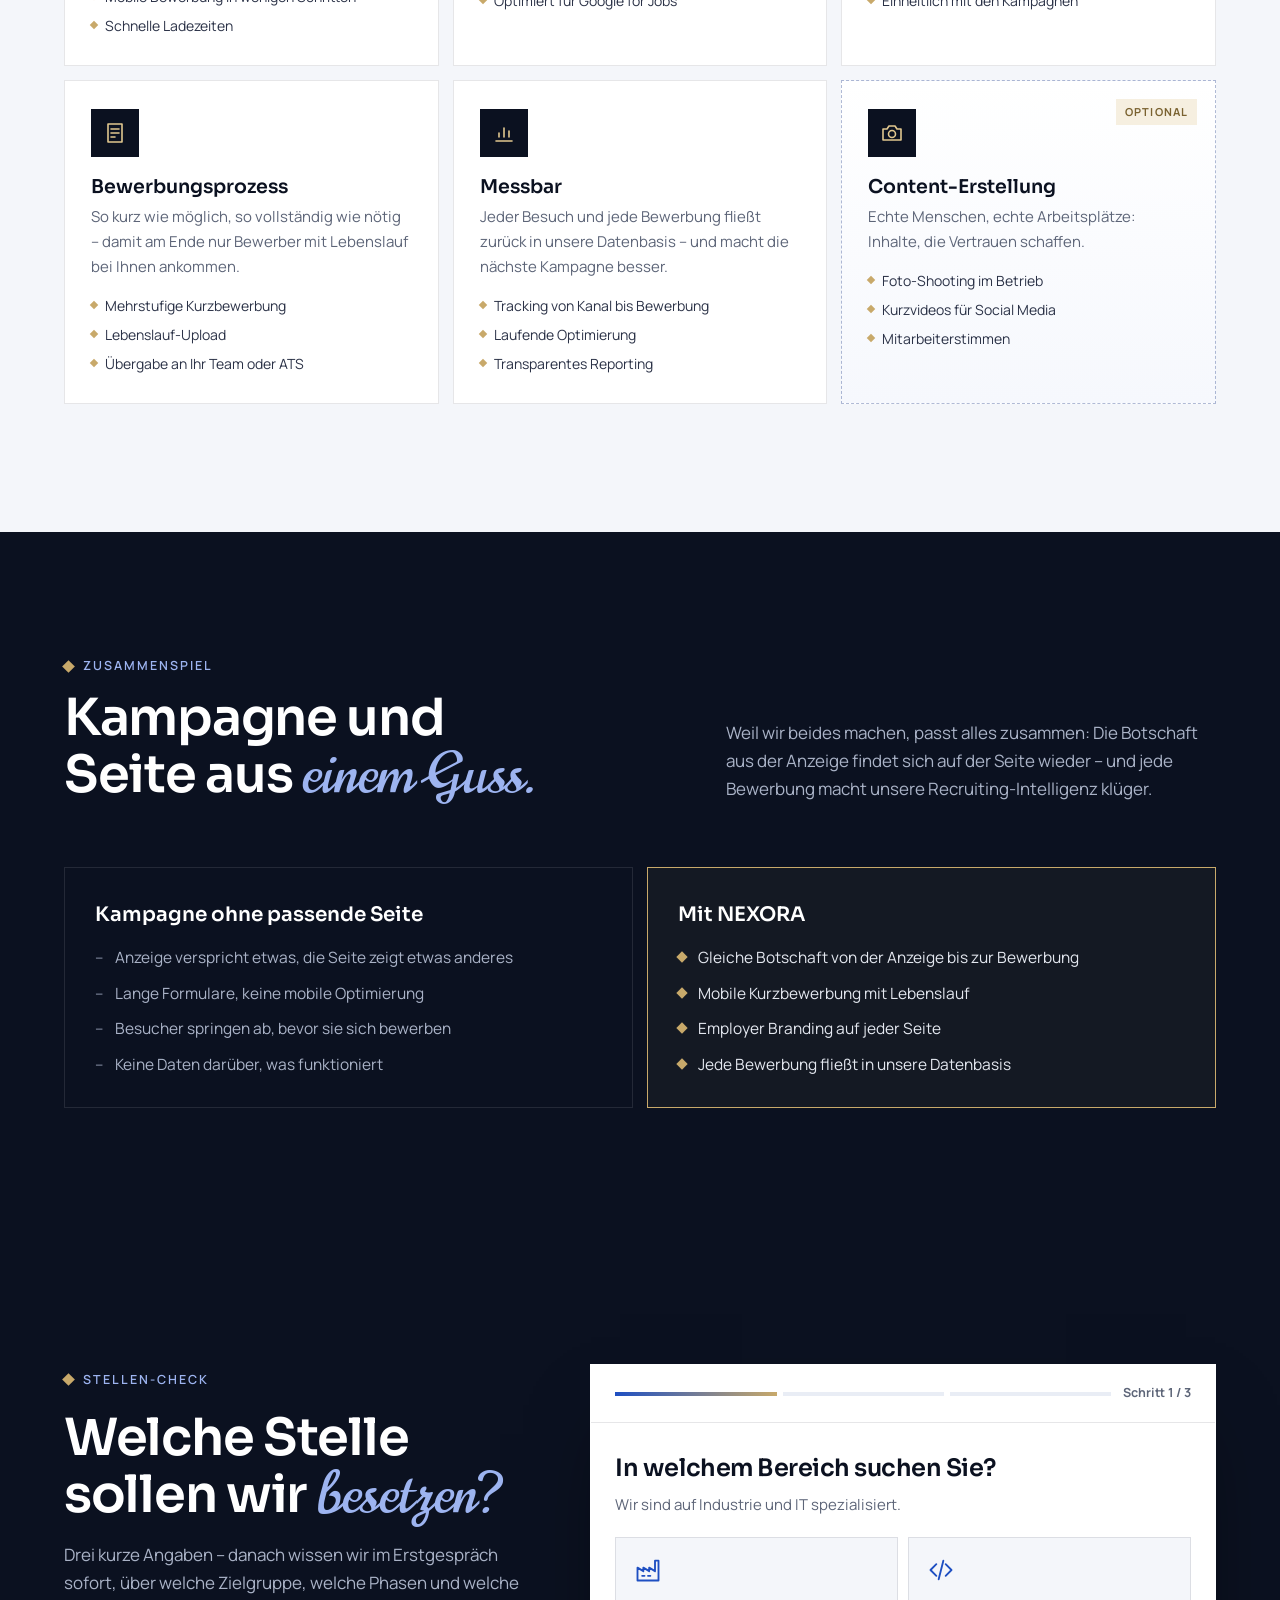
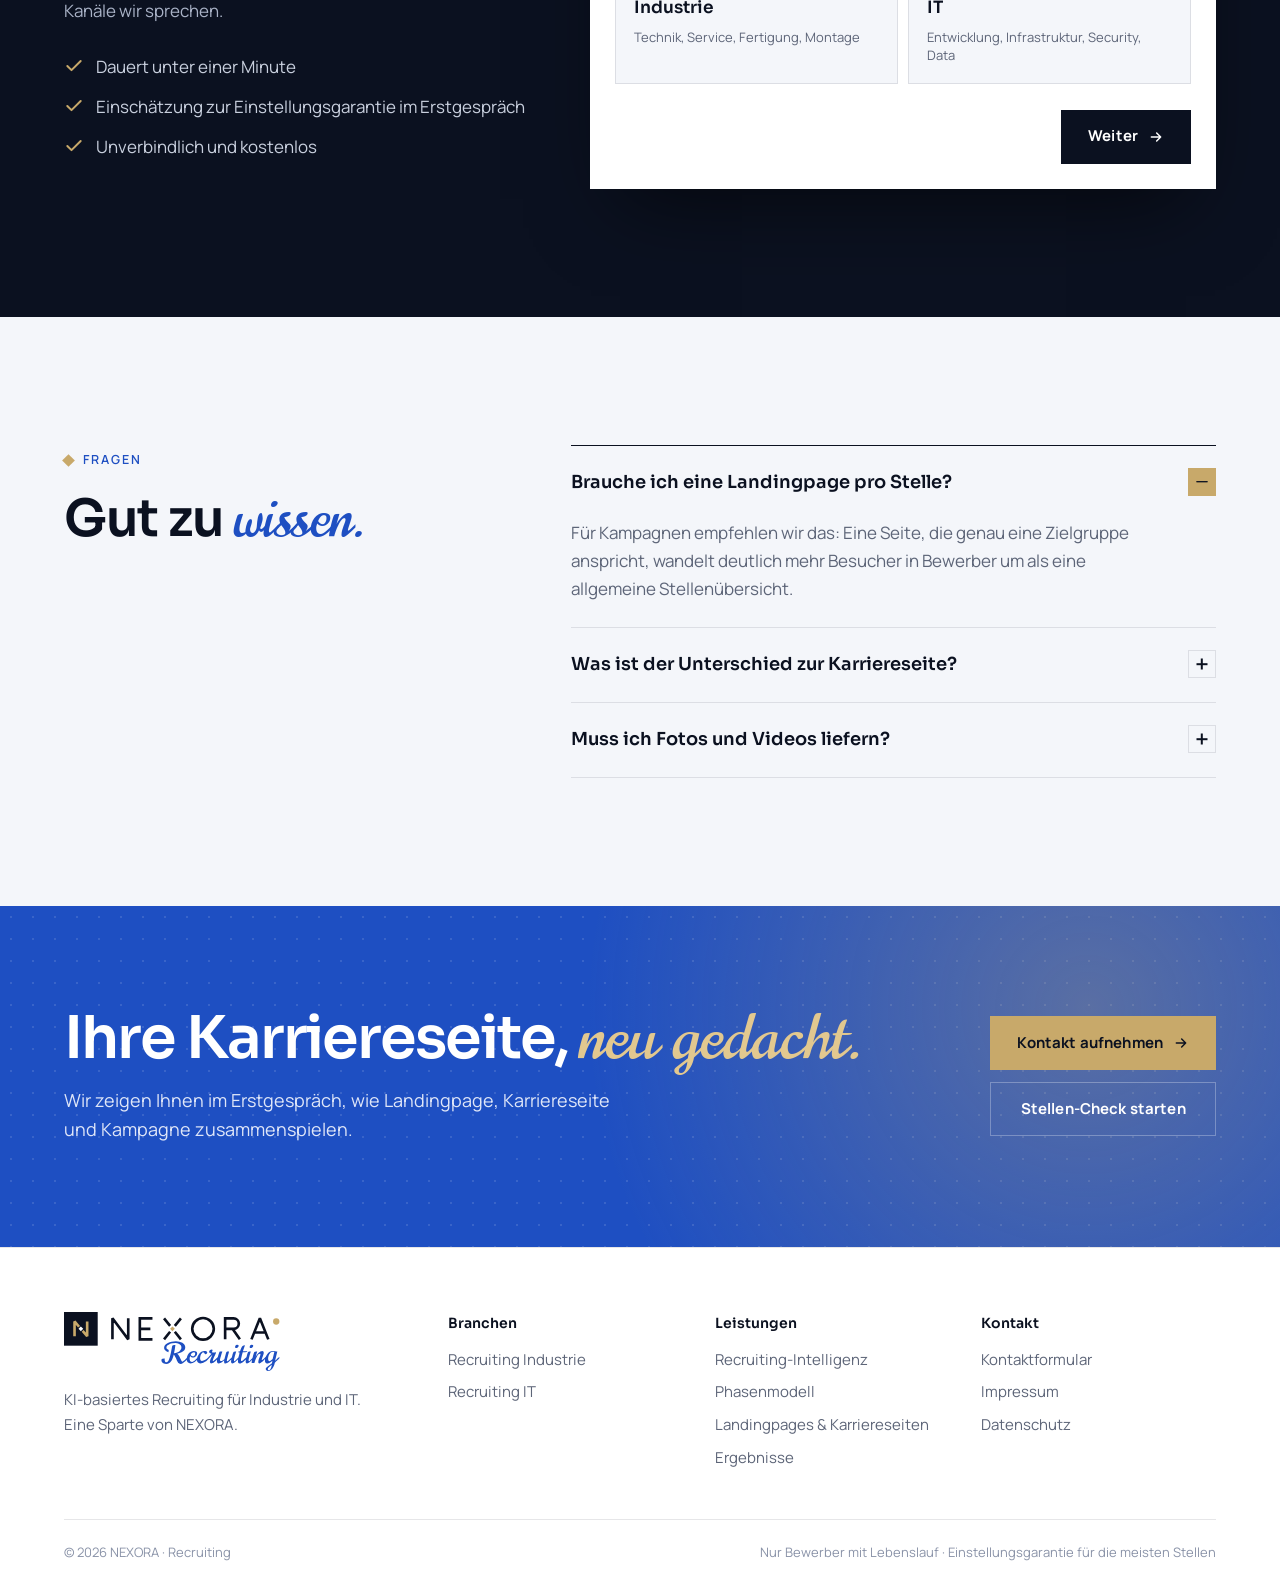
<file: landingpages-karriereseiten.html>
<!doctype html>
<html lang="de">
<head>
<meta charset="utf-8">
<meta name="viewport" content="width=device-width, initial-scale=1">
<title>Landingpages &amp; Karriereseiten für Recruiting | NEXORA Recruiting</title>
<meta name="description" content="Landingpages pro Stelle und komplette Karriereseiten – mit Employer Branding, mobiler Bewerbung und optionaler Content-Erstellung. Von NEXORA Recruiting.">
<link rel="canonical" href="https://www.nexora-recruiting.de/landingpages-karriereseiten.html">
<meta property="og:type" content="website">
<meta property="og:locale" content="de_DE">
<meta property="og:site_name" content="NEXORA Recruiting">
<meta property="og:title" content="Landingpages &amp; Karriereseiten für Recruiting | NEXORA Recruiting">
<meta property="og:description" content="Landingpages pro Stelle und komplette Karriereseiten – mit Employer Branding, mobiler Bewerbung und optionaler Content-Erstellung. Von NEXORA Recruiting.">
<meta property="og:url" content="https://www.nexora-recruiting.de/landingpages-karriereseiten.html">
<meta property="og:image" content="https://www.nexora-recruiting.de/assets/og-image.png">
<meta property="og:image:width" content="1200">
<meta property="og:image:height" content="630">
<meta name="twitter:card" content="summary_large_image">
<meta name="theme-color" content="#0b1120">
<link rel="icon" href="assets/logo/nexora-mark.svg" type="image/svg+xml">
<link rel="preload" href="assets/fonts/manrope-latin.woff2" as="font" type="font/woff2" crossorigin>
<link rel="preload" href="assets/fonts/sora-latin.woff2" as="font" type="font/woff2" crossorigin>
<link rel="stylesheet" href="styles.css">
<script type="application/ld+json">{"@context":"https://schema.org","@type":"Organization","name":"NEXORA Recruiting","parentOrganization":{"@type":"Organization","name":"NEXORA"},"url":"https://www.nexora-recruiting.de/","logo":"https://www.nexora-recruiting.de/assets/logo/nexora-recruiting-logo.svg","description":"KI-basierte Recruitingkampagnen für Industrie und IT – nur Bewerber mit Lebenslauf, für die meisten Stellen mit Einstellungsgarantie."}</script>
<script type="application/ld+json">{"@context":"https://schema.org","@type":"FAQPage","mainEntity":[{"@type":"Question","name":"Brauche ich eine Landingpage pro Stelle?","acceptedAnswer":{"@type":"Answer","text":"Für Kampagnen empfehlen wir das: Eine Seite, die genau eine Zielgruppe anspricht, wandelt deutlich mehr Besucher in Bewerber um als eine allgemeine Stellenübersicht."}},{"@type":"Question","name":"Was ist der Unterschied zur Karriereseite?","acceptedAnswer":{"@type":"Answer","text":"Die Landingpage ist das Ziel einer einzelnen Kampagne. Die Karriereseite ist Ihr dauerhafter Auftritt als Arbeitgeber – mit allen offenen Stellen, Ihren Benefits und Ihrer Geschichte."}},{"@type":"Question","name":"Muss ich Fotos und Videos liefern?","acceptedAnswer":{"@type":"Answer","text":"Nein. Wir arbeiten gern mit vorhandenem Material. Optional übernehmen wir die Content-Erstellung mit Shooting, Kurzvideos und Mitarbeiterstimmen direkt bei Ihnen."}}]}</script>
</head>
<body>
<a class="skip" href="#inhalt">Zum Inhalt springen</a>
<header class="hdr">
  <div class="wrap hdr-in">
    <a class="brand" href="index.html" aria-label="NEXORA Recruiting – zur Startseite"><img src="assets/logo/nexora-recruiting-logo.svg" alt="NEXORA Recruiting" width="190" height="52"></a>
    <nav class="nav" id="nav" aria-label="Hauptmenü">
      <ul class="menu">
        <li><a href="index.html#intelligenz">Recruiting-Intelligenz</a></li>
        <li><a href="index.html#phasen">Phasenmodell</a></li>
        <li class="has-sub"><button class="sub-toggle" aria-expanded="false">Branchen <svg viewBox="0 0 12 12"><path d="M2 4l4 4 4-4"/></svg></button><ul class="submenu" role="list" style="list-style:none;margin:0"><li><a href="industrie-recruiting.html"><span class="mi"><svg viewBox="0 0 24 24" aria-hidden="true"><path d="M3 21V10l5 3V10l5 3V10l5 3V4h3v17z"/><path d="M7 17h2M12 17h2"/></svg></span><span><strong>Recruiting Industrie</strong><small>Servicetechniker, Zerspaner, Elektroniker & Co.</small></span></a></li><li><a href="it-recruiting.html"><span class="mi"><svg viewBox="0 0 24 24" aria-hidden="true"><path d="M8 7l-5 5 5 5M16 7l5 5-5 5M14 4l-4 16"/></svg></span><span><strong>Recruiting IT</strong><small>Entwickler, Administratoren, IT-Security & Co.</small></span></a></li></ul></li>
        <li><a href="landingpages-karriereseiten.html" class="on">Landingpages &amp; Karriereseiten</a></li>
        <li><a href="index.html#ergebnisse">Ergebnisse</a></li>
      </ul>
      <a class="btn btn-ink btn-sm" href="kontakt.html">Kontakt aufnehmen</a>
    </nav>
    <button class="burger" aria-label="Menü öffnen" aria-expanded="false" aria-controls="nav"><span></span></button>
  </div>
</header>
<main id="inhalt">
<section class="hero sub-hero" id="top">
  <div class="wrap hero-grid">
    <div>
      <nav class="crumbs" aria-label="Brotkrumen"><a href="index.html">NEXORA Recruiting</a><span>/</span><span>Landingpages &amp; Karriereseiten</span></nav>
      <span class="pre">Landingpages &amp; Karriereseiten</span>
      <h1>Seiten, die aus Interesse <span class="sc">Bewerbungen</span> machen.</h1>
      <p class="lead">Ihre Kampagne bringt die richtigen Menschen – Ihre Seite muss sie überzeugen. Wir bauen Landingpages pro Stelle und komplette Karriereseiten, abgestimmt auf unsere Kampagnen und Ihre Arbeitgebermarke.</p>
      <div class="hero-actions"><a class="btn btn-brass" href="kontakt.html">Kontakt aufnehmen <svg viewBox="0 0 24 24" fill="none" stroke="currentColor" stroke-width="2.2" stroke-linecap="round" stroke-linejoin="round"><path d="M5 12h14M13 6l6 6-6 6"/></svg></a><a class="btn btn-line" href="#leistungen">Leistungen ansehen</a></div>
      <div class="stat-row"><div><b>1 Seite</b><span>pro Stelle und Zielgruppe</span></div><div><b>Mobil</b><span>Bewerbung in wenigen Schritten</span></div><div><b>Optional</b><span>Fotos, Videos, Mitarbeiterstimmen</span></div></div>
    </div>
    <div><div class="devices rv" aria-hidden="true" data-devices>
  <div class="laptop"><div class="bar3"><i></i><i></i><i></i></div><div class="lp"><span class="t1"></span><span class="t2"></span><span class="t3"></span><span class="t4"></span><span class="t5"></span><div class="row"><i></i><i></i><i></i></div><span class="cta"></span></div></div>
  <div class="phone"><div class="scr"><span class="step">SCHRITT 2 / 3</span><div class="prog"><i></i></div><span class="q">Wie viel Erfahrung bringst du mit?</span><span class="opt">Ausbildung abgeschlossen</span><span class="opt sel">3–5 Jahre</span><span class="opt">mehr als 5 Jahre</span><span class="send">Weiter</span></div></div>
</div>
</div>
  </div>
</section>

<section class="sec" id="leistungen" style="padding-top:clamp(40px,5vw,70px)">
  <div class="wrap">
    <div class="head"><span class="pre">Leistungen</span><h2 class="h2 rv">Alles, was zwischen Klick und <span class="sc">Bewerbung</span> liegt.</h2><p class="lead rv">Als Ergänzung zu unseren Kampagnen – oder als eigenständiges Projekt für Ihren Arbeitgeberauftritt.</p></div>
    <div class="feat-list"><div class="feat rv"><span class="ic"><svg viewBox="0 0 24 24" aria-hidden="true"><rect x="3" y="4" width="18" height="16"/><path d="M3 9h18M9 9v11"/></svg></span><h3>Landingpages pro Stelle</h3><p>Eine Seite, eine Zielgruppe, ein Ziel: die Bewerbung. Abgestimmt auf die Kampagne und die Erkenntnisse unserer Recruiting-Intelligenz.</p><ul><li>Zielgruppengenaue Ansprache</li><li>Mobile Bewerbung in wenigen Schritten</li><li>Schnelle Ladezeiten</li></ul></div><div class="feat rv"><span class="ic"><svg viewBox="0 0 24 24" aria-hidden="true"><circle cx="12" cy="12" r="8.5"/><path d="M3.5 12h17M12 3.5c2.5 2.6 3.5 5.4 3.5 8.5s-1 5.9-3.5 8.5c-2.5-2.6-3.5-5.4-3.5-8.5s1-5.9 3.5-8.5z"/></svg></span><h3>Karriereseiten</h3><p>Ihr dauerhafter Arbeitgeberauftritt mit allen offenen Stellen – modern, auf den Punkt, auffindbar.</p><ul><li>Alle Stellen auf einen Blick</li><li>Unterseite pro Stelle</li><li>Optimiert für Google for Jobs</li></ul></div><div class="feat rv"><span class="ic"><svg viewBox="0 0 24 24" aria-hidden="true"><path d="M12 3l2.7 5.6 6.1.9-4.4 4.3 1 6.1L12 17l-5.4 2.9 1-6.1L3.2 9.5l6.1-.9z"/></svg></span><h3>Employer Branding</h3><p>Wir arbeiten Ihre Arbeitgeberstärken heraus und lassen sie in Text, Bild und Aufbau einfließen.</p><ul><li>Arbeitgeberversprechen schärfen</li><li>Benefits verständlich machen</li><li>Einheitlich mit den Kampagnen</li></ul></div><div class="feat rv"><span class="ic"><svg viewBox="0 0 24 24" aria-hidden="true"><rect x="5" y="3" width="14" height="18"/><path d="M8 8h8M8 12h8M8 16h4"/></svg></span><h3>Bewerbungsprozess</h3><p>So kurz wie möglich, so vollständig wie nötig – damit am Ende nur Bewerber mit Lebenslauf bei Ihnen ankommen.</p><ul><li>Mehrstufige Kurzbewerbung</li><li>Lebenslauf-Upload</li><li>Übergabe an Ihr Team oder ATS</li></ul></div><div class="feat rv"><span class="ic"><svg viewBox="0 0 24 24" aria-hidden="true"><path d="M4 20h16"/><path d="M7 16v-4M12 16V7M17 16v-6"/></svg></span><h3>Messbar</h3><p>Jeder Besuch und jede Bewerbung fließt zurück in unsere Datenbasis – und macht die nächste Kampagne besser.</p><ul><li>Tracking von Kanal bis Bewerbung</li><li>Laufende Optimierung</li><li>Transparentes Reporting</li></ul></div><div class="feat rv opt-c"><span class="badge">optional</span><span class="ic"><svg viewBox="0 0 24 24" aria-hidden="true"><path d="M3 8h4l2-3h6l2 3h4v11H3z"/><circle cx="12" cy="13" r="3.5"/></svg></span><h3>Content-Erstellung</h3><p>Echte Menschen, echte Arbeitsplätze: Inhalte, die Vertrauen schaffen.</p><ul><li>Foto-Shooting im Betrieb</li><li>Kurzvideos für Social Media</li><li>Mitarbeiterstimmen</li></ul></div></div>
  </div>
</section>

<section class="sec dark">
  <div class="wrap">
    <div class="head"><span class="pre">Zusammenspiel</span><h2 class="h2 rv">Kampagne und Seite aus <span class="sc">einem Guss.</span></h2><p class="lead rv">Weil wir beides machen, passt alles zusammen: Die Botschaft aus der Anzeige findet sich auf der Seite wieder – und jede Bewerbung macht unsere Recruiting-Intelligenz klüger.</p></div>
    <div class="pain"><div class="rv"><h3>Kampagne ohne passende Seite</h3><ul><li>Anzeige verspricht etwas, die Seite zeigt etwas anderes</li><li>Lange Formulare, keine mobile Optimierung</li><li>Besucher springen ab, bevor sie sich bewerben</li><li>Keine Daten darüber, was funktioniert</li></ul></div><div class="us rv"><h3>Mit NEXORA</h3><ul><li>Gleiche Botschaft von der Anzeige bis zur Bewerbung</li><li>Mobile Kurzbewerbung mit Lebenslauf</li><li>Employer Branding auf jeder Seite</li><li>Jede Bewerbung fließt in unsere Datenbasis</li></ul></div></div>
  </div>
</section>

<section class="sec dark" id="stellen-check">
  <div class="wrap check-grid">
    <div class="check-side">
      <span class="pre">Stellen-Check</span>
      <h2 class="h2 rv" style="margin-top:18px">Welche Stelle sollen wir <span class="sc">besetzen?</span></h2>
      <p class="lead rv" style="margin-top:18px">Drei kurze Angaben – danach wissen wir im Erstgespräch sofort, über welche Zielgruppe, welche Phasen und welche Kanäle wir sprechen.</p>
      <ul>
        <li><svg viewBox="0 0 24 24" fill="none" stroke="currentColor" stroke-width="2.4" stroke-linecap="round" stroke-linejoin="round"><path d="M20 6L9 17l-5-5"/></svg>Dauert unter einer Minute</li>
        <li><svg viewBox="0 0 24 24" fill="none" stroke="currentColor" stroke-width="2.4" stroke-linecap="round" stroke-linejoin="round"><path d="M20 6L9 17l-5-5"/></svg>Einschätzung zur Einstellungsgarantie im Erstgespräch</li>
        <li><svg viewBox="0 0 24 24" fill="none" stroke="currentColor" stroke-width="2.4" stroke-linecap="round" stroke-linejoin="round"><path d="M20 6L9 17l-5-5"/></svg>Unverbindlich und kostenlos</li>
      </ul>
    </div>
    <form class="sc-card rv" id="sc" novalidate data-contact="kontakt.html">
      <div class="sc-top"><ol class="sc-steps" aria-hidden="true"><li class="on"></li><li></li><li></li></ol><span class="sc-count" data-count-label>Schritt 1 / 3</span></div>
      <fieldset class="sc-page on">
        <h3>In welchem Bereich suchen Sie?</h3>
        <p>Wir sind auf Industrie und IT spezialisiert.</p>
        <div class="opts">
          <label class="opt"><input type="radio" name="bereich" value="Industrie"><span><svg viewBox="0 0 24 24" aria-hidden="true"><path d="M3 21V10l5 3V10l5 3V10l5 3V4h3v17z"/><path d="M7 17h2M12 17h2"/></svg><b>Industrie</b><small>Technik, Service, Fertigung, Montage</small></span></label>
          <label class="opt"><input type="radio" name="bereich" value="IT"><span><svg viewBox="0 0 24 24" aria-hidden="true"><path d="M8 7l-5 5 5 5M16 7l5 5-5 5M14 4l-4 16"/></svg><b>IT</b><small>Entwicklung, Infrastruktur, Security, Data</small></span></label>
        </div>
        <p class="sc-err" data-err="0">Bitte wählen Sie einen Bereich.</p>
      </fieldset>
      <fieldset class="sc-page">
        <h3>Um welche Stelle geht es?</h3>
        <p>Grobe Angaben genügen.</p>
        <div class="fields">
          <div class="fld full"><label for="sc-stelle">Position</label><input id="sc-stelle" name="stelle" list="sc-list" placeholder="z. B. Servicetechniker, App-Entwickler" required><datalist id="sc-list"></datalist></div>
          <div class="fld full"><span class="lbl">Wie viele Mitarbeiter?</span><div class="chips">
            <label class="chip"><input type="radio" name="anzahl" value="1"><span>1</span></label>
            <label class="chip"><input type="radio" name="anzahl" value="2–5"><span>2–5</span></label>
            <label class="chip"><input type="radio" name="anzahl" value="6–20"><span>6–20</span></label>
            <label class="chip"><input type="radio" name="anzahl" value="über 20"><span>über 20</span></label>
          </div></div>
        </div>
        <p class="sc-err" data-err="1">Bitte geben Sie die Position an.</p>
      </fieldset>
      <fieldset class="sc-page">
        <h3>Wo und wie dringend?</h3>
        <p>Damit wir die Kampagne regional einordnen können.</p>
        <div class="fields">
          <div class="fld"><label for="sc-region">Region / Standort</label><input id="sc-region" name="region" placeholder="z. B. Raum Stuttgart" required></div>
          <div class="fld"><label for="sc-start">Besetzung gewünscht</label><select id="sc-start" name="start"><option>So schnell wie möglich</option><option>In 1–3 Monaten</option><option>In 3–6 Monaten</option><option>Laufender Bedarf</option></select></div>
        </div>
        <p class="sc-err" data-err="2">Bitte geben Sie eine Region an.</p>
      </fieldset>
      <div class="sc-bar"><button type="button" class="back" data-prev hidden>← Zurück</button><button type="button" class="btn btn-ink" data-next>Weiter <svg viewBox="0 0 24 24" fill="none" stroke="currentColor" stroke-width="2.2" stroke-linecap="round" stroke-linejoin="round"><path d="M5 12h14M13 6l6 6-6 6"/></svg></button></div>
      <div class="sc-res" hidden>
        <div class="ok"><i><svg viewBox="0 0 24 24" fill="none" stroke="currentColor" stroke-width="2.4" stroke-linecap="round" stroke-linejoin="round"><path d="M20 6L9 17l-5-5"/></svg></i><h3>Perfekt – das reicht für den Start.</h3></div>
        <div class="sc-sum" data-sum></div>
        <p>Schicken Sie uns jetzt Ihre Anfrage – Ihre Angaben aus dem Stellen-Check übernehmen wir automatisch ins Kontaktformular.</p>
        <a class="btn btn-brass" data-contact-link href="kontakt.html">Weiter zur Anfrage <svg viewBox="0 0 24 24" fill="none" stroke="currentColor" stroke-width="2.2" stroke-linecap="round" stroke-linejoin="round"><path d="M5 12h14M13 6l6 6-6 6"/></svg></a>
      </div>
    </form>
  </div>
</section>


<section class="sec" id="faq">
  <div class="wrap faq-grid">
    <div><span class="pre">Fragen</span><h2 class="h2 rv" style="margin-top:18px">Gut zu <span class="sc">wissen.</span></h2></div>
    <div class="acc"><details open><summary>Brauche ich eine Landingpage pro Stelle?<i></i></summary><div class="a"><p>Für Kampagnen empfehlen wir das: Eine Seite, die genau eine Zielgruppe anspricht, wandelt deutlich mehr Besucher in Bewerber um als eine allgemeine Stellenübersicht.</p></div></details>
<details><summary>Was ist der Unterschied zur Karriereseite?<i></i></summary><div class="a"><p>Die Landingpage ist das Ziel einer einzelnen Kampagne. Die Karriereseite ist Ihr dauerhafter Auftritt als Arbeitgeber – mit allen offenen Stellen, Ihren Benefits und Ihrer Geschichte.</p></div></details>
<details><summary>Muss ich Fotos und Videos liefern?<i></i></summary><div class="a"><p>Nein. Wir arbeiten gern mit vorhandenem Material. Optional übernehmen wir die Content-Erstellung mit Shooting, Kurzvideos und Mitarbeiterstimmen direkt bei Ihnen.</p></div></details></div>
  </div>
</section>

<section class="end">
  <div class="wrap end-in">
    <div><h2>Ihre Karriereseite, <span class="sc">neu gedacht.</span></h2><p>Wir zeigen Ihnen im Erstgespräch, wie Landingpage, Karriereseite und Kampagne zusammenspielen.</p></div>
    <div class="btns"><a class="btn btn-brass" href="kontakt.html">Kontakt aufnehmen <svg viewBox="0 0 24 24" fill="none" stroke="currentColor" stroke-width="2.2" stroke-linecap="round" stroke-linejoin="round"><path d="M5 12h14M13 6l6 6-6 6"/></svg></a><a class="btn btn-line on-dark" href="#stellen-check">Stellen-Check starten</a></div>
  </div>
</section>

</main>
<footer class="ftr">
  <div class="wrap">
    <div class="ftr-grid">
      <div><img src="assets/logo/nexora-recruiting-logo.svg" alt="NEXORA Recruiting" width="220" height="60"><p class="claim">KI-basiertes Recruiting für Industrie und IT. Eine Sparte von NEXORA.</p></div>
      <div><h4>Branchen</h4><ul><li><a href="industrie-recruiting.html">Recruiting Industrie</a></li><li><a href="it-recruiting.html">Recruiting IT</a></li></ul></div>
      <div><h4>Leistungen</h4><ul><li><a href="index.html#intelligenz">Recruiting-Intelligenz</a></li><li><a href="index.html#phasen">Phasenmodell</a></li><li><a href="landingpages-karriereseiten.html">Landingpages &amp; Karriereseiten</a></li><li><a href="index.html#ergebnisse">Ergebnisse</a></li></ul></div>
      <div><h4>Kontakt</h4><ul><li><a href="kontakt.html">Kontaktformular</a></li><li><a href="impressum.html">Impressum</a></li><li><a href="datenschutz.html">Datenschutz</a></li></ul></div>
    </div>
    <div class="ftr-bot"><span>© 2026 NEXORA · Recruiting</span><span>Nur Bewerber mit Lebenslauf · Einstellungsgarantie für die meisten Stellen</span></div>
  </div>
</footer>
<div class="mbar"><a href="kontakt.html">Kontakt aufnehmen <svg viewBox="0 0 24 24" fill="none" stroke="currentColor" stroke-width="2.2" stroke-linecap="round" stroke-linejoin="round"><path d="M5 12h14M13 6l6 6-6 6"/></svg></a></div>
<script src="main.js"></script>
</body>
</html>
</file>
<file: styles.css>
/* Schriften lokal eingebunden (SIL Open Font License, siehe assets/fonts/OFL.txt) –
   keine Verbindung zu Google-Servern, kein Weitergeben der Besucher-IP (DSGVO). */
@font-face { font-family: "Manrope"; font-style: normal; font-weight: 400 800; font-display: swap; src: url("assets/fonts/manrope-latin-ext.woff2") format("woff2"); unicode-range: U+0100-02BA, U+02BD-02C5, U+02C7-02CC, U+02CE-02D7, U+02DD-02FF, U+0304, U+0308, U+0329, U+1D00-1DBF, U+1E00-1E9F, U+1EF2-1EFF, U+2020, U+20A0-20AB, U+20AD-20C4, U+2113, U+2C60-2C7F, U+A720-A7FF; }
@font-face { font-family: "Manrope"; font-style: normal; font-weight: 400 800; font-display: swap; src: url("assets/fonts/manrope-latin.woff2") format("woff2"); unicode-range: U+0000-00FF, U+0131, U+0152-0153, U+02BB-02BC, U+02C6, U+02DA, U+02DC, U+0304, U+0308, U+0329, U+2000-206F, U+20AC, U+2122, U+2191, U+2193, U+2212, U+2215, U+FEFF, U+FFFD; }
@font-face { font-family: "Sora"; font-style: normal; font-weight: 400 700; font-display: swap; src: url("assets/fonts/sora-latin-ext.woff2") format("woff2"); unicode-range: U+0100-02BA, U+02BD-02C5, U+02C7-02CC, U+02CE-02D7, U+02DD-02FF, U+0304, U+0308, U+0329, U+1D00-1DBF, U+1E00-1E9F, U+1EF2-1EFF, U+2020, U+20A0-20AB, U+20AD-20C4, U+2113, U+2C60-2C7F, U+A720-A7FF; }
@font-face { font-family: "Sora"; font-style: normal; font-weight: 400 700; font-display: swap; src: url("assets/fonts/sora-latin.woff2") format("woff2"); unicode-range: U+0000-00FF, U+0131, U+0152-0153, U+02BB-02BC, U+02C6, U+02DA, U+02DC, U+0304, U+0308, U+0329, U+2000-206F, U+20AC, U+2122, U+2191, U+2193, U+2212, U+2215, U+FEFF, U+FFFD; }
@font-face { font-family: "Norican"; font-style: normal; font-weight: 400; font-display: swap; src: url("assets/fonts/norican-latin-ext.woff2") format("woff2"); unicode-range: U+0100-02BA, U+02BD-02C5, U+02C7-02CC, U+02CE-02D7, U+02DD-02FF, U+0304, U+0308, U+0329, U+1D00-1DBF, U+1E00-1E9F, U+1EF2-1EFF, U+2020, U+20A0-20AB, U+20AD-20C4, U+2113, U+2C60-2C7F, U+A720-A7FF; }
@font-face { font-family: "Norican"; font-style: normal; font-weight: 400; font-display: swap; src: url("assets/fonts/norican-latin.woff2") format("woff2"); unicode-range: U+0000-00FF, U+0131, U+0152-0153, U+02BB-02BC, U+02C6, U+02DA, U+02DC, U+0304, U+0308, U+0329, U+2000-206F, U+20AC, U+2122, U+2191, U+2193, U+2212, U+2215, U+FEFF, U+FFFD; }

/* NEXORA Recruiting – Untersparte von NEXORA
   Hell statt Nacht: kühles Weiß, Nachtblau, Messing aus dem Mutterlogo.
   Dazu das Dunkelblau des Recruiting-Schriftzugs (Allura) als zweite Akzentfarbe.
   Die Messing-Raute (Knoten im X) markiert, wo die Recruiting-Intelligenz arbeitet. */

:root {
  --ink: #0b1120;
  --navy: #121a2e;
  --navy-2: #1a2440;
  --brass: #c8a96a;
  --brass-2: #e2c88f;
  --blue: #1e4fc2;
  --blue-2: #3a6ae0;
  --sky: #9db4f0;
  --frost: #f4f6fa;
  --frost-2: #e9edf5;
  --white: #fff;
  --text: #2b3247;
  --muted: #5d6578;
  --steel: #8a93a8;
  --line: rgba(11, 17, 32, .1);
  --line-d: rgba(255, 255, 255, .1);
  --head: "Sora", "Manrope", system-ui, sans-serif;
  --sans: "Manrope", system-ui, sans-serif;
  --script: "Norican", cursive;
  --gutter: clamp(20px, 5vw, 72px);
  --max: 1240px;
  --ease: cubic-bezier(.2, .7, .1, 1);
}

*, *::before, *::after { box-sizing: border-box; }
html { scroll-behavior: smooth; scroll-padding-top: 96px; -webkit-text-size-adjust: 100%; }
body { margin: 0; background: var(--frost); color: var(--text); font: 400 17px/1.65 var(--sans); -webkit-font-smoothing: antialiased; overflow-x: clip; }
img, svg { display: block; max-width: 100%; }
h1, h2, h3, h4, p, figure, dl, dd { margin: 0; }
a { color: inherit; }
button, input, select, textarea { font: inherit; color: inherit; }
:focus-visible { outline: 2px solid var(--brass); outline-offset: 3px; }
::selection { background: var(--brass-2); color: var(--ink); }
.wrap { width: min(var(--max), 100% - 2 * var(--gutter)); margin-inline: auto; }
.skip { position: absolute; left: -9999px; z-index: 99; background: var(--ink); color: #fff; padding: 10px 16px; }
.skip:focus { left: 16px; top: 12px; }

/* ---------- Typo ---------- */
.pre { display: inline-flex; align-items: center; gap: 10px; font: 600 12.5px/1 var(--sans); letter-spacing: .16em; text-transform: uppercase; color: var(--blue); }
.pre::before { content: ""; width: 9px; height: 9px; background: var(--brass); transform: rotate(45deg); flex: none; }
.dark .pre { color: var(--sky); }
.h2 { font-family: var(--head); font-weight: 600; font-size: clamp(32px, 4vw, 54px); line-height: 1.1; letter-spacing: -.025em; color: var(--ink); text-wrap: balance; }
.dark .h2 { color: var(--white); }
.sc { font-family: var(--script); font-weight: 400; color: var(--blue); font-size: 1.08em; letter-spacing: 0; line-height: .9; padding-right: .08em; }
.dark .sc { color: var(--sky); }
.lead { font-size: clamp(17px, 1.3vw, 19px); color: var(--muted); max-width: 56ch; }
.dark .lead { color: #aab3c7; }
.head { display: grid; gap: 18px 64px; margin-bottom: clamp(40px, 5vw, 64px); }
.head .pre { grid-column: 1 / -1; }
@media (min-width: 960px) { .head { grid-template-columns: minmax(0, 1.1fr) minmax(0, .9fr); align-items: end; } }
.sec { padding: clamp(84px, 10vw, 140px) 0; position: relative; }
.dark { background: var(--ink); color: #c9d0de; }

/* ---------- Buttons ---------- */
.btn { position: relative; display: inline-flex; align-items: center; justify-content: center; gap: 10px; min-height: 54px; padding: 0 26px; font-weight: 700; font-size: 15px; letter-spacing: .01em; text-decoration: none; border: 1px solid transparent; cursor: pointer; overflow: hidden; isolation: isolate; transition: background .25s, color .25s, border-color .25s, transform .25s var(--ease); }
.btn:hover { transform: translateY(-1px); }
.btn svg { width: 16px; height: 16px; transition: transform .3s var(--ease); }
.btn:hover svg { transform: translateX(3px); }
.btn-brass { background: var(--brass); color: var(--ink); }
.btn-brass::after { content: ""; position: absolute; inset: 0; z-index: -1; background: linear-gradient(100deg, transparent 30%, rgba(255,255,255,.55) 50%, transparent 70%); transform: translateX(-110%); transition: transform .8s var(--ease); }
.btn-brass:hover::after { transform: translateX(110%); }
.btn-ink { background: var(--ink); color: var(--white); }
.btn-ink:hover { background: var(--blue); }
.btn-line { border-color: rgba(11,17,32,.25); color: var(--ink); background: transparent; }
.btn-line:hover { border-color: var(--ink); }
.dark .btn-line, .btn-line.on-dark { border-color: rgba(255,255,255,.28); color: var(--white); }
.dark .btn-line:hover, .btn-line.on-dark:hover { border-color: var(--white); }
.btn-sm { min-height: 44px; padding: 0 18px; font-size: 14px; }

/* ---------- Kopfzeile ---------- */
.hdr { position: fixed; inset: 0 0 auto; z-index: 50; transition: background .35s, box-shadow .35s; }
.hdr.solid { background: rgba(255,255,255,.9); backdrop-filter: blur(14px) saturate(1.3); -webkit-backdrop-filter: blur(14px) saturate(1.3); box-shadow: 0 1px 0 var(--line); }
.hdr-in { display: flex; align-items: center; gap: 28px; height: 84px; transition: height .35s; }
.hdr.solid .hdr-in { height: 72px; }
.brand { display: block; flex: none; }
.brand img { height: 52px; width: auto; transition: height .35s; }
.hdr.solid .brand img { height: 46px; }
.nav { margin-left: auto; display: flex; align-items: center; gap: 8px; }
.menu { display: flex; align-items: center; gap: 2px; list-style: none; margin: 0; padding: 0; }
.menu > li > a, .sub-toggle { display: inline-flex; align-items: center; gap: 6px; padding: 10px 13px; font-size: 15px; font-weight: 600; color: var(--ink); text-decoration: none; background: none; border: 0; cursor: pointer; position: relative; }
.menu > li > a::after, .sub-toggle::after { content: ""; position: absolute; left: 13px; right: 13px; bottom: 4px; height: 2px; background: var(--brass); transform: scaleX(0); transform-origin: left; transition: transform .3s var(--ease); }
.menu > li > a:hover::after, .menu > li > a.on::after, .sub-toggle:hover::after { transform: scaleX(1); }
.sub-toggle svg { width: 11px; height: 11px; fill: none; stroke: currentColor; stroke-width: 1.8; transition: transform .3s; }
.has-sub { position: relative; }
.submenu { position: absolute; top: calc(100% + 12px); left: 50%; translate: -50% 0; width: 420px; padding: 10px; background: var(--white); border: 1px solid var(--line); box-shadow: 0 30px 60px -24px rgba(11,17,32,.35); opacity: 0; visibility: hidden; transform: translateY(-6px); transition: opacity .25s, transform .3s var(--ease), visibility .25s; }
.submenu::before { content: ""; position: absolute; inset: -14px 0 auto; height: 14px; }
.has-sub:hover .submenu, .has-sub:focus-within .submenu, .has-sub.open .submenu { opacity: 1; visibility: visible; transform: none; }
.has-sub:hover .sub-toggle svg, .has-sub.open .sub-toggle svg { transform: rotate(180deg); }
.submenu a { display: flex; gap: 14px; align-items: center; padding: 12px; text-decoration: none; transition: background .2s; }
.submenu a:hover { background: var(--frost); }
.submenu strong { display: block; font-size: 15px; color: var(--ink); }
.submenu small { display: block; font-size: 13px; color: var(--muted); line-height: 1.4; }
.mi { flex: none; width: 42px; height: 42px; display: grid; place-items: center; border: 1px solid rgba(31,60,136,.2); background: rgba(31,60,136,.05); }
.mi svg { width: 22px; height: 22px; fill: none; stroke: var(--blue); stroke-width: 1.6; stroke-linecap: round; stroke-linejoin: round; }
.burger { display: none; margin-left: auto; width: 46px; height: 46px; border: 1px solid var(--line); background: var(--white); cursor: pointer; place-items: center; }
.burger span, .burger span::before, .burger span::after { display: block; width: 20px; height: 2px; background: var(--ink); position: relative; transition: transform .3s var(--ease), background .2s; }
.burger span::before, .burger span::after { content: ""; position: absolute; left: 0; }
.burger span::before { top: -6px; } .burger span::after { top: 6px; }
.nav-open .burger span { background: transparent; }
.nav-open .burger span::before { transform: translateY(6px) rotate(45deg); }
.nav-open .burger span::after { transform: translateY(-6px) rotate(-45deg); }

/* ---------- Hero ---------- */
.hero { position: relative; padding: 150px 0 clamp(70px, 8vw, 110px); overflow: hidden; }
.hero::before { content: ""; position: absolute; inset: 0; z-index: -1; background: radial-gradient(circle, rgba(31,60,136,.14) 1px, transparent 1.5px) 0 0 / 22px 22px; -webkit-mask: radial-gradient(ellipse 60% 70% at 72% 40%, #000, transparent 75%); mask: radial-gradient(ellipse 60% 70% at 72% 40%, #000, transparent 75%); }
.hero::after { content: ""; position: absolute; z-index: -1; width: 720px; height: 720px; right: -160px; top: -120px; background: radial-gradient(circle, rgba(157,180,240,.35), transparent 65%); filter: blur(10px); }
.hero-grid { display: grid; grid-template-columns: minmax(0, 1fr) minmax(0, 1.05fr); gap: clamp(32px, 5vw, 72px); align-items: center; }
.hero h1 { font-family: var(--head); font-weight: 600; font-size: clamp(42px, 5.4vw, 76px); line-height: 1.04; letter-spacing: -.035em; color: var(--ink); margin: 22px 0 24px; text-wrap: balance; }
.hero h1 .sc { font-size: 1.1em; display: inline-block; transform: translateY(.06em); }
.hero .lead b { color: var(--ink); }
.hero-actions { display: flex; flex-wrap: wrap; gap: 12px; margin-top: 34px; }
.trust { display: flex; flex-wrap: wrap; gap: 10px 22px; margin-top: 34px; padding: 0; list-style: none; }
.trust li { display: flex; align-items: center; gap: 9px; font-size: 14.5px; font-weight: 600; color: var(--ink); }
.trust svg { width: 18px; height: 18px; color: var(--blue); flex: none; }

/* Recruiting-Engine im Hero */
.engine { position: relative; background: var(--ink); color: #c9d0de; border: 1px solid #1d2741; box-shadow: 0 40px 80px -30px rgba(11,17,32,.55), 0 0 0 8px rgba(255,255,255,.6); }
.engine::before { content: ""; position: absolute; inset: 0; background: radial-gradient(circle at 50% 45%, rgba(53,87,183,.35), transparent 60%); pointer-events: none; }
.eng-top { position: relative; display: flex; align-items: center; gap: 10px; padding: 13px 18px; border-bottom: 1px solid var(--line-d); font-size: 12.5px; font-weight: 600; letter-spacing: .04em; }
.eng-top .live { width: 8px; height: 8px; border-radius: 50%; background: #4ade80; box-shadow: 0 0 0 0 rgba(74,222,128,.6); animation: live 1.8s infinite; }
@keyframes live { 70% { box-shadow: 0 0 0 8px rgba(74,222,128,0); } 100% { box-shadow: 0 0 0 0 rgba(74,222,128,0); } }
.eng-top b { color: var(--white); }
.eng-top .job { margin-left: auto; color: var(--brass-2); font-weight: 600; transition: opacity .3s; }
.eng-body { position: relative; display: grid; grid-template-columns: 1fr 1.15fr 1.25fr; gap: 0; min-height: 380px; }
.eng-col { padding: 18px 16px; position: relative; }
.eng-col + .eng-col { border-left: 1px solid var(--line-d); }
.eng-lbl { font-size: 10.5px; font-weight: 700; letter-spacing: .16em; text-transform: uppercase; color: var(--steel); margin-bottom: 14px; display: flex; justify-content: space-between; }
.eng-lbl em { font-style: normal; color: var(--sky); }
.chans { display: grid; grid-template-columns: repeat(5, 1fr); gap: 6px; }
.chans i { aspect-ratio: 1; border: 1px solid #263252; background: #111a2e; position: relative; transition: background .3s, border-color .3s, box-shadow .3s; }
.chans i.on { background: var(--blue-2); border-color: var(--sky); box-shadow: 0 0 12px rgba(157,180,240,.6); }
.chans i.hot { background: var(--brass); border-color: var(--brass-2); box-shadow: 0 0 14px rgba(200,169,106,.8); }
.chan-key { margin-top: 14px; display: grid; gap: 6px; font-size: 11.5px; color: var(--steel); }
.chan-key span { display: flex; gap: 8px; align-items: center; }
.chan-key i { width: 9px; height: 9px; display: inline-block; }
.core { display: grid; place-items: center; margin: 4px auto 16px; width: 112px; height: 112px; position: relative; }
.core svg { position: absolute; inset: 0; width: 100%; height: 100%; }
.core .ring { animation: spin 14s linear infinite; transform-origin: center; }
.core .ring2 { animation: spin 22s linear infinite reverse; transform-origin: center; }
@keyframes spin { to { transform: rotate(360deg); } }
.core .mark { position: relative; width: 52px; height: 52px; }
.core .mark .node { animation: node 1.6s ease-in-out infinite; transform-origin: 32px 32px; }
@keyframes node { 50% { transform: scale(1.35); fill: var(--brass-2); } }
.reads { display: grid; gap: 8px; }
.reads div { border: 1px solid var(--line-d); padding: 8px 10px; background: rgba(255,255,255,.02); }
.reads dt { font-size: 10px; font-weight: 700; letter-spacing: .14em; text-transform: uppercase; color: var(--steel); }
.reads dd { font-size: 13px; font-weight: 600; color: var(--white); transition: opacity .35s; }
.reads dd.swap { opacity: 0; }
.phase-tags { display: flex; gap: 4px; }
.phase-tags span { font-size: 11px; padding: 1px 7px; border: 1px solid #33406a; color: var(--sky); }
.apps { display: grid; gap: 8px; }
.app { display: grid; grid-template-columns: 34px 1fr auto; gap: 10px; align-items: center; padding: 9px 10px; background: #121b31; border: 1px solid #222d4a; animation: appIn .6s var(--ease) both; }
@keyframes appIn { from { opacity: 0; transform: translateX(16px); } }
.app .av { width: 34px; height: 34px; border-radius: 50%; display: grid; place-items: center; font-size: 12px; font-weight: 700; color: var(--ink); background: var(--sky); }
.app b { display: block; font-size: 13px; color: var(--white); line-height: 1.25; }
.app small { display: block; font-size: 11.5px; color: var(--steel); }
.app .cv { font-size: 10.5px; font-weight: 700; letter-spacing: .06em; padding: 4px 7px; background: rgba(74,222,128,.12); color: #86efac; border: 1px solid rgba(74,222,128,.3); white-space: nowrap; }
.eng-foot { position: relative; display: flex; justify-content: space-between; gap: 12px; padding: 11px 18px; border-top: 1px solid var(--line-d); font-size: 12px; color: var(--steel); }
.eng-foot b { color: var(--white); font-variant-numeric: tabular-nums; }
.wire { position: absolute; top: 50%; width: 30px; height: 2px; z-index: 2; overflow: hidden; background: rgba(157,180,240,.15); }
.wire::after { content: ""; position: absolute; inset: 0; width: 40%; background: linear-gradient(90deg, transparent, var(--brass-2), transparent); animation: flow 1.4s linear infinite; }
@keyframes flow { from { transform: translateX(-100%); } to { transform: translateX(250%); } }
.wire.w1 { left: calc(100% / 3.4 - 15px); }
.wire.w2 { left: calc(100% * 2.15 / 3.4 - 15px); }
.eng-note { margin-top: 12px; font-size: 12px; color: var(--muted); text-align: right; }

/* ---------- Leistungsversprechen ---------- */
.promise { background: var(--white); border-block: 1px solid var(--line); }
.promise-grid { display: grid; grid-template-columns: repeat(4, 1fr); }
.pr { padding: 34px 28px; position: relative; }
.pr + .pr { border-left: 1px solid var(--line); }
.pr .ic { width: 46px; height: 46px; display: grid; place-items: center; border: 1px solid rgba(31,60,136,.2); background: rgba(31,60,136,.05); margin-bottom: 18px; }
.pr .ic svg { width: 24px; height: 24px; fill: none; stroke: var(--blue); stroke-width: 1.6; stroke-linecap: round; stroke-linejoin: round; }
.pr h3 { font-family: var(--head); font-size: 19px; font-weight: 600; letter-spacing: -.01em; color: var(--ink); line-height: 1.25; }
.pr p { font-size: 15px; color: var(--muted); margin-top: 8px; }

/* ---------- Recruiting-Intelligenz ---------- */
.intel { overflow: hidden; }
.intel::before { content: ""; position: absolute; inset: 0; background: radial-gradient(circle, rgba(157,180,240,.12) 1px, transparent 1.5px) 0 0 / 24px 24px; -webkit-mask: linear-gradient(180deg, transparent, #000 25%, #000 75%, transparent); mask: linear-gradient(180deg, transparent, #000 25%, #000 75%, transparent); pointer-events: none; }
.intel-grid { position: relative; display: grid; grid-template-columns: minmax(0, .95fr) minmax(0, 1.05fr); gap: clamp(36px, 6vw, 90px); align-items: center; }
.loop { position: relative; aspect-ratio: 1; max-width: 520px; width: 100%; margin-inline: auto; }
.loop svg { width: 100%; height: 100%; overflow: visible; }
.loop .orbit { fill: none; stroke: rgba(157,180,240,.18); stroke-dasharray: 2 6; }
.loop .spoke { stroke: rgba(157,180,240,.22); stroke-width: 1; }
.loop .pulse { fill: var(--brass-2); }
.loop .cnode rect { fill: #121b31; stroke: #2b3860; }
.loop .cnode text { fill: #c9d0de; font: 600 11px var(--sans); }
.loop .cnode.lit rect { stroke: var(--sky); fill: #18254a; }
.loop .center rect { fill: var(--ink); stroke: var(--brass); stroke-width: 2; }
.loop .lbl { fill: var(--steel); font: 700 10px var(--sans); letter-spacing: .14em; }
.know { list-style: none; padding: 0; margin: 32px 0 0; display: grid; grid-template-columns: 1fr 1fr; gap: 10px; }
.know li { padding: 16px 18px; border: 1px solid var(--line-d); background: rgba(255,255,255,.02); }
.know b { display: block; color: var(--white); font-size: 15.5px; }
.know span { display: block; font-size: 14px; color: #9aa4b9; margin-top: 3px; line-height: 1.45; }

.console { margin-top: clamp(56px, 7vw, 88px); border: 1px solid #1f2a46; background: linear-gradient(180deg, #0f172b, #0b1120); position: relative; }
.con-top { display: flex; flex-wrap: wrap; align-items: center; gap: 10px 16px; padding: 18px 22px; border-bottom: 1px solid var(--line-d); }
.con-top h3 { font-family: var(--head); font-size: 18px; font-weight: 600; color: var(--white); margin-right: auto; }
.con-tabs { display: flex; flex-wrap: wrap; gap: 6px; }
.con-tabs button { padding: 8px 13px; font-size: 13.5px; font-weight: 600; color: #aab3c7; background: transparent; border: 1px solid #2b3860; cursor: pointer; transition: all .2s; }
.con-tabs button:hover { color: var(--white); border-color: var(--sky); }
.con-tabs button[aria-selected="true"] { background: var(--sky); color: var(--ink); border-color: var(--sky); }
.con-body { display: grid; grid-template-columns: 1.3fr 1fr; }
.bars { padding: 24px 22px; display: grid; gap: 14px; }
.bar { display: grid; grid-template-columns: 210px 1fr; gap: 14px; align-items: center; font-size: 14.5px; color: #dfe4ee; }
.bar .tr { height: 10px; background: #18213a; position: relative; overflow: hidden; }
.bar .tr i { position: absolute; inset: 0 auto 0 0; width: var(--w, 0%); background: linear-gradient(90deg, var(--blue-2), var(--sky)); transition: width .9s var(--ease); }
.bar:first-child .tr i { background: linear-gradient(90deg, #a88b4f, var(--brass-2)); }
.con-side { padding: 24px 22px; border-left: 1px solid var(--line-d); display: grid; gap: 14px; align-content: start; }
.con-side div small { display: block; font-size: 10.5px; font-weight: 700; letter-spacing: .14em; text-transform: uppercase; color: var(--steel); }
.con-side div b { display: block; color: var(--white); font-size: 15px; margin-top: 2px; }
.con-note { padding: 12px 22px; border-top: 1px solid var(--line-d); font-size: 12px; color: var(--steel); }

/* ---------- Phasenmodell ---------- */
.phase-grid { display: grid; grid-template-columns: minmax(0, 1.1fr) minmax(0, .9fr); gap: clamp(32px, 5vw, 72px); align-items: start; }
.pool { background: var(--white); border: 1px solid var(--line); padding: 22px; }
.pool-top { display: flex; flex-wrap: wrap; justify-content: space-between; gap: 12px; align-items: center; margin-bottom: 18px; }
.seg { display: inline-flex; border: 1px solid var(--line); background: var(--frost); padding: 3px; }
.seg button { padding: 9px 14px; font-size: 14px; font-weight: 700; border: 0; background: transparent; color: var(--muted); cursor: pointer; transition: all .25s; }
.seg button[aria-pressed="true"] { background: var(--ink); color: var(--white); }
.reach { font-size: 14px; color: var(--muted); }
.reach b { color: var(--ink); }
.dots { display: grid; grid-template-columns: repeat(20, 1fr); gap: 5px; }
.dots i { aspect-ratio: 1; border-radius: 50%; background: #d8deea; transition: background .4s, transform .4s var(--ease), box-shadow .4s; }
.dots i.lit.p4 { background: var(--brass); box-shadow: 0 0 0 2px rgba(200,169,106,.2); }
.dots i.lit.p3 { background: var(--blue-2); }
.dots i.lit.p2 { background: var(--sky); }
.dots i.lit { transform: scale(1.12); }
.pool-key { display: flex; flex-wrap: wrap; gap: 8px 18px; margin-top: 16px; font-size: 13px; color: var(--muted); }
.pool-key span { display: flex; align-items: center; gap: 7px; }
.pool-key i { width: 10px; height: 10px; border-radius: 50%; display: inline-block; }
.pool-note { font-size: 12px; color: var(--steel); margin-top: 10px; }
.phases { display: grid; gap: 12px; }
.ph { display: grid; grid-template-columns: 64px 1fr; gap: 18px; padding: 20px 22px; background: var(--white); border: 1px solid var(--line); position: relative; transition: border-color .3s, transform .3s var(--ease); }
.ph:hover { border-color: var(--blue); transform: translateX(4px); }
.ph .no { font-family: var(--head); font-size: 40px; font-weight: 600; line-height: 1; color: var(--ink); }
.ph .no small { display: block; font: 700 10px var(--sans); letter-spacing: .16em; text-transform: uppercase; color: var(--muted); margin-bottom: 4px; }
.ph h3 { font-family: var(--head); font-size: 18px; font-weight: 600; color: var(--ink); line-height: 1.3; }
.ph p { font-size: 15px; color: var(--muted); margin-top: 4px; }
.ph .who { display: inline-block; margin-top: 10px; font-size: 12px; font-weight: 700; letter-spacing: .06em; padding: 4px 9px; }
.ph.p4 { border-left: 4px solid var(--brass); }
.ph.p3 { border-left: 4px solid var(--blue-2); }
.ph.p2 { border-left: 4px solid var(--sky); }
.ph.p4 .who { background: #f6efe0; color: #7a6230; }
.ph.p3 .who, .ph.p2 .who { background: #e6ecfa; color: var(--blue); }

/* ---------- Ablauf ---------- */
.flow { list-style: none; margin: 0; padding: 0; display: grid; grid-template-columns: repeat(5, 1fr); gap: 0; position: relative; counter-reset: s; }
.flow::before { content: ""; position: absolute; left: 0; right: 0; top: 27px; height: 1px; background: var(--line); }
.flow .fill { position: absolute; left: 0; top: 27px; height: 2px; width: calc(var(--p, 0) * 100%); background: linear-gradient(90deg, var(--blue), var(--brass)); }
.flow li { position: relative; padding: 0 18px 0 0; counter-increment: s; }
.flow .dot { width: 54px; height: 54px; display: grid; place-items: center; background: var(--white); border: 1px solid var(--line); position: relative; z-index: 1; margin-bottom: 20px; transition: border-color .4s, background .4s; }
.flow .dot svg { width: 24px; height: 24px; fill: none; stroke: var(--muted); stroke-width: 1.6; stroke-linecap: round; stroke-linejoin: round; transition: stroke .4s; }
.flow li.on .dot { border-color: var(--ink); background: var(--ink); }
.flow li.on .dot svg { stroke: var(--brass-2); }
.flow small { font-size: 11.5px; font-weight: 700; letter-spacing: .14em; color: var(--blue); }
.flow small::before { content: "0" counter(s) " · "; }
.flow h3 { font-family: var(--head); font-size: 18px; font-weight: 600; color: var(--ink); margin: 6px 0 6px; line-height: 1.3; }
.flow p { font-size: 15px; color: var(--muted); }
.flow-extra { display: grid; grid-template-columns: 1fr 1fr; gap: 14px; margin-top: 48px; }
.xbox { display: grid; grid-template-columns: 48px 1fr; gap: 16px; padding: 22px 24px; background: var(--white); border: 1px solid var(--line); }
.xbox .ic { width: 48px; height: 48px; display: grid; place-items: center; background: var(--frost); border: 1px solid var(--line); }
.xbox .ic svg { width: 24px; height: 24px; fill: none; stroke: var(--blue); stroke-width: 1.6; stroke-linecap: round; stroke-linejoin: round; }
.xbox h3 { font-family: var(--head); font-size: 17px; font-weight: 600; color: var(--ink); }
.xbox p { font-size: 15px; color: var(--muted); margin-top: 4px; }
.xbox .tag { display: inline-block; font-size: 11px; font-weight: 700; letter-spacing: .1em; text-transform: uppercase; color: #7a6230; background: #f6efe0; padding: 3px 8px; margin-left: 8px; vertical-align: 2px; }

/* ---------- Branchen ---------- */
.br-grid { display: grid; grid-template-columns: 1fr 1fr; gap: 18px; }
.br { position: relative; display: flex; flex-direction: column; min-height: 420px; padding: 36px; text-decoration: none; overflow: hidden; isolation: isolate; border: 1px solid var(--line); background: var(--white); transition: transform .45s var(--ease), box-shadow .45s; }
.br:hover { transform: translateY(-4px); box-shadow: 0 30px 60px -30px rgba(11,17,32,.4); }
.br.it { background: var(--ink); border-color: var(--ink); color: #c9d0de; }
.br .art { position: absolute; right: -20px; top: -10px; width: 62%; z-index: -1; opacity: .9; }
.br .art svg { width: 100%; height: auto; }
.br .kick { font-size: 12px; font-weight: 700; letter-spacing: .16em; text-transform: uppercase; color: var(--blue); }
.br.it .kick { color: var(--sky); }
.br h3 { font-family: var(--head); font-size: clamp(30px, 3.2vw, 44px); font-weight: 600; letter-spacing: -.03em; line-height: 1.05; color: var(--ink); margin: 12px 0 14px; max-width: 12ch; }
.br.it h3 { color: var(--white); }
.br p { color: var(--muted); max-width: 40ch; }
.br.it p { color: #aab3c7; }
.br .roles { display: flex; flex-wrap: wrap; gap: 6px; margin-top: auto; padding-top: 26px; }
.br .roles span { font-size: 13px; font-weight: 600; padding: 6px 10px; border: 1px solid var(--line); background: var(--frost); color: var(--ink); }
.br.it .roles span { border-color: #26324f; background: #121b31; color: #dfe4ee; }
.br .go { display: inline-flex; align-items: center; gap: 10px; margin-top: 22px; font-weight: 700; color: var(--ink); }
.br.it .go { color: var(--brass-2); }
.br .go svg { width: 16px; height: 16px; transition: transform .3s var(--ease); }
.br:hover .go svg { transform: translateX(5px); }
.founder { display: grid; grid-template-columns: auto 1fr; gap: 24px; align-items: center; margin-top: 18px; padding: 26px 30px; background: var(--white); border: 1px solid var(--line); }
.founder .q { font-family: var(--script); font-size: 56px; line-height: .6; color: var(--blue); }
.founder p { font-size: 17px; color: var(--text); }
.founder b { color: var(--ink); }

/* ---------- Ergebnisse ---------- */
.cases { display: grid; grid-template-columns: repeat(4, 1fr); gap: 14px; }
.case { position: relative; padding: 28px 24px 26px; background: var(--white); border: 1px solid var(--line); overflow: hidden; display: flex; flex-direction: column; transition: border-color .3s, transform .4s var(--ease); }
.case:hover { border-color: var(--ink); transform: translateY(-3px); }
.case::before { content: ""; position: absolute; left: 0; top: 0; width: 100%; height: 3px; background: linear-gradient(90deg, var(--blue), var(--brass)); transform: scaleX(0); transform-origin: left; transition: transform .6s var(--ease); }
.case.in::before { transform: scaleX(1); }
.case .area { font-size: 11.5px; font-weight: 700; letter-spacing: .14em; text-transform: uppercase; color: var(--blue); }
.case .num { font-family: var(--head); font-weight: 600; font-size: clamp(56px, 5.6vw, 80px); line-height: 1; letter-spacing: -.05em; color: var(--ink); margin: 18px 0 6px; font-variant-numeric: tabular-nums; }
.case .num small { font-size: .5em; color: var(--brass); letter-spacing: 0; }
.case h3 { font-family: var(--head); font-size: 18px; font-weight: 600; color: var(--ink); line-height: 1.3; }
.case p { font-size: 14.5px; color: var(--muted); margin-top: 6px; }
.case .time { margin-top: auto; padding-top: 18px; font-size: 13px; font-weight: 700; color: var(--ink); display: flex; gap: 8px; align-items: center; }
.case .time::before { content: ""; width: 7px; height: 7px; background: var(--brass); transform: rotate(45deg); }

/* ---------- Angebot Landingpages ---------- */
.offer { display: grid; grid-template-columns: minmax(0, 1fr) minmax(0, 1fr); gap: clamp(36px, 6vw, 90px); align-items: center; }
.offer ul { list-style: none; padding: 0; margin: 26px 0 32px; display: grid; gap: 12px; }
.offer li { display: flex; gap: 12px; font-size: 16px; }
.offer li svg { width: 20px; height: 20px; flex: none; color: var(--blue); margin-top: 3px; }
.devices { position: relative; aspect-ratio: 1.15; }
.laptop { position: absolute; left: 0; top: 6%; width: 82%; border: 1px solid var(--line); background: var(--white); box-shadow: 0 30px 60px -30px rgba(11,17,32,.45); }
.laptop .bar3 { display: flex; gap: 5px; padding: 9px 12px; border-bottom: 1px solid var(--line); background: var(--frost); }
.laptop .bar3 i { width: 8px; height: 8px; border-radius: 50%; background: #cfd5e1; }
.lp { padding: 22px 22px 26px; display: grid; gap: 10px; }
.lp .t1 { height: 12px; width: 30%; background: var(--frost-2); }
.lp .t2 { height: 22px; width: 78%; background: var(--ink); }
.lp .t3 { height: 22px; width: 54%; background: var(--blue); }
.lp .t4 { height: 8px; width: 88%; background: var(--frost-2); margin-top: 6px; }
.lp .t5 { height: 8px; width: 70%; background: var(--frost-2); }
.lp .row { display: grid; grid-template-columns: repeat(3, 1fr); gap: 8px; margin-top: 10px; }
.lp .row i { height: 54px; background: var(--frost); border: 1px solid var(--line); }
.lp .cta { width: 38%; height: 30px; background: var(--brass); margin-top: 8px; }
.phone { position: absolute; right: 0; bottom: 0; width: 34%; aspect-ratio: 9 / 18.5; border-radius: 26px; background: var(--ink); padding: 8px; box-shadow: 0 30px 60px -20px rgba(11,17,32,.55); }
.phone .scr { width: 100%; height: 100%; border-radius: 19px; background: var(--white); overflow: hidden; padding: 16px 12px; display: grid; gap: 8px; align-content: start; }
.phone .step { font-size: 9px; font-weight: 700; letter-spacing: .12em; color: var(--blue); }
.phone .q { font: 600 13px/1.25 var(--head); color: var(--ink); }
.phone .opt { padding: 8px 9px; border: 1px solid var(--line); font-size: 11px; font-weight: 600; color: var(--ink); transition: background .3s, border-color .3s; }
.phone .opt.sel { background: #e6ecfa; border-color: var(--blue); }
.phone .prog { height: 4px; background: var(--frost-2); }
.phone .prog i { display: block; height: 100%; width: 66%; background: var(--blue); transition: width .6s var(--ease); }
.phone .send { margin-top: 4px; height: 30px; background: var(--brass); display: grid; place-items: center; font-size: 11px; font-weight: 700; color: var(--ink); }

/* ---------- Stellen-Check ---------- */
.check-grid { display: grid; grid-template-columns: minmax(0, .85fr) minmax(0, 1.15fr); gap: clamp(32px, 5vw, 80px); align-items: start; }
.check-side ul { list-style: none; padding: 0; margin: 28px 0 0; display: grid; gap: 12px; }
.check-side li { display: flex; gap: 12px; color: #c9d0de; }
.check-side li svg { width: 20px; height: 20px; flex: none; color: var(--brass); margin-top: 3px; }
.sc-card { background: var(--white); color: var(--text); border: 1px solid var(--white); box-shadow: 0 40px 80px -30px rgba(0,0,0,.6); }
.sc-top { display: flex; align-items: center; gap: 12px; padding: 18px 24px; border-bottom: 1px solid var(--line); }
.sc-steps { display: flex; gap: 6px; list-style: none; margin: 0; padding: 0; flex: 1; }
.sc-steps li { flex: 1; height: 4px; background: var(--frost-2); position: relative; overflow: hidden; }
.sc-steps li::after { content: ""; position: absolute; inset: 0; background: linear-gradient(90deg, var(--blue), var(--brass)); transform: scaleX(0); transform-origin: left; transition: transform .5s var(--ease); }
.sc-steps li.on::after, .sc-steps li.done::after { transform: scaleX(1); }
.sc-count { font-size: 12.5px; font-weight: 700; color: var(--muted); white-space: nowrap; }
.sc-page { display: none; padding: 26px 24px 8px; border: 0; margin: 0; min-width: 0; }
.sc-page.on { display: block; animation: pageIn .45s var(--ease); }
@keyframes pageIn { from { opacity: 0; transform: translateX(14px); } }
.sc-page h3 { font-family: var(--head); font-size: 24px; font-weight: 600; color: var(--ink); letter-spacing: -.02em; }
.sc-page > p { color: var(--muted); font-size: 15px; margin-top: 4px; }
.opts { display: grid; grid-template-columns: 1fr 1fr; gap: 10px; margin-top: 20px; }
.opt { position: relative; cursor: pointer; }
.opt input { position: absolute; opacity: 0; pointer-events: none; }
.opt > span { display: flex; flex-direction: column; gap: 6px; height: 100%; padding: 18px; border: 1px solid var(--line); background: var(--frost); transition: border-color .2s, background .2s, transform .2s; }
.opt > span b { font-family: var(--head); font-size: 17px; font-weight: 600; color: var(--ink); }
.opt > span small { font-size: 13px; color: var(--muted); line-height: 1.4; }
.opt > span svg { width: 28px; height: 28px; fill: none; stroke: var(--blue); stroke-width: 1.6; stroke-linecap: round; stroke-linejoin: round; margin-bottom: 4px; }
.opt:hover > span { border-color: var(--ink); transform: translateY(-2px); }
.opt input:checked + span { border-color: var(--blue); background: #eef2fc; box-shadow: inset 0 0 0 1px var(--blue); }
.opt input:focus-visible + span { outline: 2px solid var(--brass); outline-offset: 2px; }
.fields { display: grid; grid-template-columns: 1fr 1fr; gap: 14px; margin-top: 20px; }
.fld { display: grid; gap: 6px; }
.fld.full { grid-column: 1 / -1; }
.fld label, .fld .lbl { font-weight: 700; font-size: 14px; color: var(--ink); }
.fld input, .fld select { width: 100%; padding: 13px 14px; border: 1px solid var(--line); background: var(--frost); transition: border-color .2s, background .2s; }
.fld input:focus, .fld select:focus { outline: none; border-color: var(--blue); background: var(--white); }
.fld.bad input, .fld.bad select { border-color: #c0362c; background: #fff5f4; }
.chips { display: flex; flex-wrap: wrap; gap: 8px; }
.chip { position: relative; cursor: pointer; }
.chip input { position: absolute; opacity: 0; pointer-events: none; }
.chip span { display: inline-block; padding: 10px 14px; border: 1px solid var(--line); background: var(--frost); font-size: 14px; font-weight: 700; transition: all .2s; }
.chip:hover span { border-color: var(--ink); }
.chip input:checked + span { background: var(--ink); color: var(--white); border-color: var(--ink); }
.chip input:focus-visible + span { outline: 2px solid var(--brass); outline-offset: 2px; }
.sc-err { display: none; margin-top: 12px; font-size: 14px; font-weight: 700; color: #b02a20; }
.sc-err.show { display: block; }
.sc-bar { display: flex; align-items: center; justify-content: space-between; gap: 12px; padding: 18px 24px 24px; }
.sc-bar .back { background: none; border: 0; color: var(--muted); font-weight: 700; cursor: pointer; padding: 8px 0; }
.sc-bar .back[hidden] { display: block; visibility: hidden; }
.sc-res { padding: 28px 24px; display: grid; gap: 16px; }
.sc-res .ok { display: flex; gap: 14px; align-items: center; }
.sc-res .ok i { width: 46px; height: 46px; flex: none; display: grid; place-items: center; background: var(--ink); }
.sc-res .ok i svg { width: 22px; height: 22px; fill: none; stroke: var(--brass-2); stroke-width: 2.4; }
.sc-res h3 { font-family: var(--head); font-size: 24px; font-weight: 600; color: var(--ink); }
.sc-sum { display: grid; grid-template-columns: 1fr 1fr; gap: 8px; }
.sc-sum div { padding: 12px 14px; background: var(--frost); border: 1px solid var(--line); }
.sc-sum small { display: block; font-size: 10.5px; font-weight: 700; letter-spacing: .14em; text-transform: uppercase; color: var(--muted); }
.sc-sum b { color: var(--ink); font-size: 15px; }
.sc-res p { color: var(--muted); font-size: 15px; }

/* ---------- FAQ ---------- */
.faq-grid { display: grid; grid-template-columns: minmax(0, .8fr) minmax(0, 1.2fr); gap: clamp(32px, 6vw, 96px); }
.acc { border-top: 1px solid var(--ink); }
.acc details { border-bottom: 1px solid var(--line); }
.acc summary { list-style: none; cursor: pointer; display: flex; justify-content: space-between; gap: 18px; padding: 22px 0; font-family: var(--head); font-size: clamp(17px, 1.4vw, 19px); font-weight: 600; color: var(--ink); }
.acc summary::-webkit-details-marker { display: none; }
.acc summary i { width: 28px; height: 28px; flex: none; border: 1px solid var(--line); position: relative; transition: background .25s, border-color .25s; }
.acc summary i::before, .acc summary i::after { content: ""; position: absolute; left: 50%; top: 50%; width: 11px; height: 1.6px; background: var(--ink); translate: -50% -50%; }
.acc summary i::after { rotate: 90deg; transition: rotate .3s var(--ease); }
.acc details[open] summary i { background: var(--brass); border-color: var(--brass); }
.acc details[open] summary i::after { rotate: 0deg; }
.acc .a { padding: 0 44px 24px 0; color: var(--muted); }

/* ---------- Unterseiten ---------- */
.crumbs { display: flex; gap: 8px; font-size: 13px; font-weight: 600; color: var(--muted); margin-bottom: 18px; }
.crumbs a { text-decoration: none; }
.crumbs a:hover { color: var(--blue); }
.sub-hero .hero-grid { grid-template-columns: minmax(0, 1.05fr) minmax(0, .95fr); }
.stat-row { display: grid; grid-template-columns: repeat(3, 1fr); gap: 0; margin-top: 38px; border-top: 1px solid var(--ink); }
.stat-row div { padding: 18px 16px 0 0; }
.stat-row div + div { padding-left: 16px; border-left: 1px solid var(--line); }
.stat-row b { display: block; font-family: var(--head); font-size: clamp(26px, 2.6vw, 34px); font-weight: 600; color: var(--ink); letter-spacing: -.03em; line-height: 1.05; }
.stat-row span { display: block; font-size: 13.5px; color: var(--muted); margin-top: 6px; line-height: 1.4; }
.sub-art { position: relative; background: var(--white); border: 1px solid var(--line); box-shadow: 0 40px 80px -36px rgba(11,17,32,.45); padding: 22px; }
.roles-grid { display: grid; grid-template-columns: repeat(3, 1fr); gap: 12px; }
.role { display: grid; grid-template-columns: 44px 1fr; gap: 14px; align-items: start; padding: 20px; background: var(--white); border: 1px solid var(--line); transition: border-color .3s, transform .3s var(--ease); }
.role:hover { border-color: var(--blue); transform: translateY(-2px); }
.role .ic { width: 44px; height: 44px; display: grid; place-items: center; background: var(--frost); border: 1px solid var(--line); }
.role .ic svg { width: 22px; height: 22px; fill: none; stroke: var(--blue); stroke-width: 1.6; stroke-linecap: round; stroke-linejoin: round; }
.role h3 { font-family: var(--head); font-size: 16.5px; font-weight: 600; color: var(--ink); line-height: 1.3; }
.role p { font-size: 14px; color: var(--muted); margin-top: 3px; line-height: 1.45; }
.pain { display: grid; grid-template-columns: 1fr 1fr; gap: 14px; }
.pain > div { padding: 30px; border: 1px solid var(--line-d); }
.pain > div.us { border-color: var(--brass); background: rgba(200,169,106,.05); }
.pain h3 { font-family: var(--head); font-size: 20px; font-weight: 600; color: var(--white); margin-bottom: 14px; }
.pain ul { list-style: none; padding: 0; margin: 0; display: grid; gap: 10px; }
.pain li { display: flex; gap: 12px; font-size: 15.5px; color: #aab3c7; }
.pain li::before { content: "–"; color: var(--steel); }
.pain .us li { color: #e4e8f0; }
.pain .us li::before { content: ""; width: 8px; height: 8px; margin-top: 8px; background: var(--brass); transform: rotate(45deg); flex: none; }
.case-duo { display: grid; grid-template-columns: 1fr 1fr; gap: 14px; }
.case-duo .case .num { font-size: clamp(64px, 7vw, 104px); }
.feat-list { display: grid; grid-template-columns: repeat(3, 1fr); gap: 14px; }
.feat { padding: 28px 26px; background: var(--white); border: 1px solid var(--line); position: relative; overflow: hidden; }
.feat .ic { width: 48px; height: 48px; display: grid; place-items: center; background: var(--ink); margin-bottom: 18px; }
.feat .ic svg { width: 24px; height: 24px; fill: none; stroke: var(--brass-2); stroke-width: 1.6; stroke-linecap: round; stroke-linejoin: round; }
.feat h3 { font-family: var(--head); font-size: 19px; font-weight: 600; color: var(--ink); line-height: 1.3; }
.feat p { font-size: 15px; color: var(--muted); margin-top: 6px; }
.feat ul { list-style: none; padding: 0; margin: 14px 0 0; display: grid; gap: 6px; }
.feat li { font-size: 14px; color: var(--text); display: flex; gap: 8px; }
.feat li::before { content: ""; width: 6px; height: 6px; margin-top: 8px; background: var(--brass); transform: rotate(45deg); flex: none; }
.feat.opt-c { border-style: dashed; border-color: rgba(31,60,136,.35); background: linear-gradient(180deg, #fff, #f6f8fd); }
.feat .badge { position: absolute; top: 18px; right: 18px; font-size: 11px; font-weight: 700; letter-spacing: .1em; text-transform: uppercase; color: #7a6230; background: #f6efe0; padding: 4px 9px; }

/* ---------- Abschluss & Fußzeile ---------- */
.end { position: relative; overflow: hidden; background: var(--blue); color: #dfe6f8; }
.end::before { content: ""; position: absolute; inset: 0; background: radial-gradient(circle at 85% 30%, rgba(200,169,106,.35), transparent 45%), radial-gradient(circle, rgba(255,255,255,.12) 1px, transparent 1.5px) 0 0 / 22px 22px; }
.end-in { position: relative; display: grid; grid-template-columns: 1.3fr auto; gap: 32px; align-items: center; padding: clamp(70px, 8vw, 110px) 0; }
.end h2 { font-family: var(--head); font-weight: 600; font-size: clamp(36px, 4.6vw, 64px); line-height: 1.05; letter-spacing: -.035em; color: var(--white); }
.end h2 .sc { color: var(--brass-2); }
.end p { margin-top: 16px; font-size: 18px; max-width: 50ch; }
.end .btns { display: grid; gap: 12px; justify-items: stretch; }
.ftr { background: var(--white); border-top: 1px solid var(--line); padding: 64px 0 28px; font-size: 15px; }
.ftr-grid { display: grid; grid-template-columns: 1.5fr 1fr 1fr 1fr; gap: 32px; }
.ftr img { height: 60px; width: auto; }
.ftr .claim { margin-top: 16px; color: var(--muted); max-width: 34ch; }
.ftr h4 { font-family: var(--head); font-size: 14px; font-weight: 600; color: var(--ink); margin-bottom: 12px; }
.ftr ul { list-style: none; padding: 0; margin: 0; display: grid; gap: 8px; color: var(--muted); }
.ftr a { text-decoration: none; }
.ftr a:hover { color: var(--blue); }
.ftr-bot { display: flex; flex-wrap: wrap; justify-content: space-between; gap: 12px; margin-top: 48px; padding-top: 22px; border-top: 1px solid var(--line); font-size: 13px; color: var(--steel); }
.mbar { position: fixed; left: 12px; right: 12px; bottom: 12px; z-index: 60; display: none; padding: 8px; background: var(--ink); box-shadow: 0 14px 30px rgba(11,17,32,.35); transform: translateY(140%); transition: transform .4s var(--ease); }
.mbar.show { transform: none; }
.mbar a { display: flex; justify-content: center; align-items: center; gap: 8px; min-height: 48px; background: var(--brass); color: var(--ink); font-weight: 700; text-decoration: none; }
.mbar a svg { width: 16px; height: 16px; flex: none; }

/* Einblenden */
.rv { opacity: 0; transform: translateY(24px); transition: opacity .8s var(--ease), transform .8s var(--ease); }
.rv.in { opacity: 1; transform: none; }
[hidden]:not(.back) { display: none !important; }

/* ---------- Responsive ---------- */
@media (max-width: 1180px) {
  .menu > li > a, .sub-toggle { padding: 10px 9px; font-size: 14.5px; }
  .eng-body { grid-template-columns: 1fr 1.2fr; }
  .eng-col.c1 { display: none; }
  .wire.w1 { display: none; }
  .wire.w2 { left: calc(100% * 1 / 2.2 - 15px); }
  .cases { grid-template-columns: repeat(2, 1fr); }
  .promise-grid { grid-template-columns: repeat(2, 1fr); }
  .pr:nth-child(3) { border-left: 0; }
  .pr:nth-child(n+3) { border-top: 1px solid var(--line); }
}
@media (max-width: 1020px) {
  .burger { display: grid; }
  .nav { position: fixed; inset: 72px 0 auto; margin: 0; flex-direction: column; align-items: stretch; gap: 0; padding: 12px var(--gutter) 24px; background: var(--white); border-bottom: 1px solid var(--line); box-shadow: 0 20px 40px -20px rgba(11,17,32,.3); transform: translateY(-120%); visibility: hidden; transition: transform .4s var(--ease), visibility .4s; max-height: calc(100vh - 72px); overflow: auto; }
  .nav-open .nav { transform: none; visibility: visible; }
  .nav-open .hdr { background: var(--white); }
  .menu { flex-direction: column; align-items: stretch; }
  .menu > li > a, .sub-toggle { width: 100%; font-size: 18px; padding: 14px 2px; border-bottom: 1px solid var(--line); }
  .menu > li > a::after, .sub-toggle::after { display: none; }
  .submenu { position: static; translate: none; width: auto; opacity: 1; visibility: visible; transform: none; box-shadow: none; border: 0; padding: 4px 0 8px; display: none; }
  .has-sub.open .submenu { display: block; }
  .nav .btn { margin-top: 14px; }
  .hdr-in { height: 72px; }
  .brand img { height: 44px; }
  .hero-grid, .sub-hero .hero-grid, .intel-grid, .phase-grid, .offer, .check-grid, .faq-grid { grid-template-columns: 1fr; }
  .hero { padding-top: 120px; }
  .flow { grid-template-columns: 1fr; gap: 22px; }
  .flow::before, .flow .fill { display: none; }
  .flow li { display: grid; grid-template-columns: 54px 1fr; gap: 0 18px; padding: 0; }
  .flow .dot { grid-row: span 3; margin: 0; }
  .flow-extra, .br-grid, .pain, .case-duo { grid-template-columns: 1fr; }
  .con-body { grid-template-columns: 1fr; }
  .con-side { border-left: 0; border-top: 1px solid var(--line-d); grid-template-columns: 1fr 1fr; }
  .roles-grid, .feat-list { grid-template-columns: 1fr 1fr; }
  .end-in { grid-template-columns: 1fr; }
  .end .btns { justify-items: start; }
  .ftr-grid { grid-template-columns: 1fr 1fr; }
  .mbar { display: block; }
  .ftr { padding-bottom: 96px; }
}
@media (max-width: 640px) {
  body { font-size: 16px; }
  .eng-body { grid-template-columns: 1fr; }
  .eng-col + .eng-col { border-left: 0; border-top: 1px solid var(--line-d); }
  .wire { display: none !important; }
  .core { width: 92px; height: 92px; }
  .promise-grid, .cases, .roles-grid, .feat-list { grid-template-columns: 1fr; }
  .pr + .pr { border-left: 0; border-top: 1px solid var(--line); }
  .know { grid-template-columns: 1fr; }
  .bar { grid-template-columns: 1fr; gap: 6px; }
  .dots { grid-template-columns: repeat(16, 1fr); gap: 4px; }
  .opts, .fields, .sc-sum, .stat-row { grid-template-columns: 1fr; }
  .stat-row div + div { padding-left: 0; border-left: 0; border-top: 1px solid var(--line); padding-bottom: 14px; }
  .br { min-height: 0; padding: 28px 22px; }
  .br .art { width: 80%; opacity: .25; }
  .founder { grid-template-columns: 1fr; gap: 6px; padding: 22px; }
  .ftr-grid { grid-template-columns: 1fr; }
  .acc .a { padding-right: 0; }
  .hero-actions .btn { width: 100%; }
  .devices { aspect-ratio: 1; }
  .con-side { grid-template-columns: 1fr; }
}
@media (prefers-reduced-motion: reduce) {
  *, *::before, *::after { animation-duration: .01ms !important; animation-iteration-count: 1 !important; transition-duration: .01ms !important; scroll-behavior: auto !important; }
  .rv { opacity: 1; transform: none; }
}
.hero-grid > *, .intel-grid > *, .phase-grid > *, .offer > *, .check-grid > *, .faq-grid > * { min-width: 0; }
.hero h1 { overflow-wrap: break-word; hyphens: auto; }

/* ---------- Gründer ---------- */
.founders { display: grid; grid-template-columns: 1fr 1fr; gap: 18px; }
.fd { position: relative; padding: 34px; background: var(--white); border: 1px solid var(--line); overflow: hidden; isolation: isolate; transition: transform .45s var(--ease), box-shadow .45s; }
.fd:hover { transform: translateY(-4px); box-shadow: 0 30px 60px -30px rgba(11,17,32,.35); }
.fd::after { content: ""; position: absolute; right: -60px; bottom: -60px; width: 220px; height: 220px; z-index: -1; background: radial-gradient(circle, rgba(30,79,194,.12), transparent 70%); }
.fd.it { background: var(--ink); border-color: var(--ink); color: #c9d0de; }
.fd.it::after { background: radial-gradient(circle, rgba(200,169,106,.22), transparent 70%); }
.fd-top { display: flex; align-items: center; gap: 14px; margin-bottom: 26px; }
.fd-mono { width: 64px; height: 64px; display: grid; place-items: center; background: var(--blue); }
.fd.it .fd-mono { background: var(--brass); }
.fd-mono svg { width: 30px; height: 30px; fill: none; stroke: #fff; stroke-width: 1.6; stroke-linecap: round; stroke-linejoin: round; }
.fd.it .fd-mono svg { stroke: var(--ink); }
.fd-tag { font-size: 12px; font-weight: 700; letter-spacing: .16em; text-transform: uppercase; color: var(--blue); }
.fd.it .fd-tag { color: var(--brass-2); }
.fd h3 { font-family: var(--head); font-size: clamp(24px, 2.4vw, 32px); font-weight: 600; letter-spacing: -.025em; line-height: 1.15; color: var(--ink); }
.fd.it h3 { color: var(--white); }
.fd p { margin-top: 14px; color: var(--muted); }
.fd.it p { color: #aab3c7; }
.fd ul { list-style: none; padding: 0; margin: 22px 0 0; display: flex; flex-wrap: wrap; gap: 6px; }
.fd li { font-size: 13px; font-weight: 600; padding: 6px 10px; border: 1px solid var(--line); background: var(--frost); color: var(--ink); }
.fd.it li { border-color: #26324f; background: #121b31; color: #dfe4ee; }
.fd-note { margin-top: 18px; padding: 20px 24px; border: 1px dashed rgba(30,79,194,.35); display: flex; flex-wrap: wrap; gap: 8px 16px; align-items: center; color: var(--text); }
@media (max-width: 1020px) { .founders { grid-template-columns: 1fr; } }
@media (max-width: 640px) { .fd { padding: 26px 22px; } }

/* Rechtstexte (Impressum, Datenschutz) */
.legal-hero { padding-bottom: clamp(36px, 4vw, 56px); }
.legal-hero h1 { margin-bottom: 0; }
.legal-sec { padding-top: 0; }
.legal > * { max-width: 780px; }
.legal h2 { font-family: var(--head); font-weight: 600; font-size: clamp(21px, 2.2vw, 26px); letter-spacing: -.02em; color: var(--ink); margin: 2.2em 0 .6em; }
.legal h2:first-child { margin-top: 0; }
.legal h3 { font-family: var(--head); font-weight: 600; font-size: 18px; color: var(--ink); margin: 1.6em 0 .4em; }
.legal p, .legal ul { margin: 0 0 1em; }
.legal ul { padding-left: 1.2em; }
.legal address { font-style: normal; }
.legal a { color: var(--blue); }
.todo { background: rgba(200, 169, 106, .28); color: var(--ink); padding: 0 4px; }

/* Kontaktformular */
.kf-hero { overflow: clip; }
.kf-hero .hero-grid { align-items: start; }
.kf-side ul { list-style: none; padding: 0; margin: 30px 0 0; display: grid; gap: 12px; }
.kf-side li { display: flex; gap: 12px; align-items: flex-start; color: var(--text); }
.kf-side li svg { width: 20px; height: 20px; flex: none; margin-top: 3px; color: var(--blue); }
.kf-direct { margin-top: 34px; padding: 22px 24px; background: var(--white); border: 1px solid var(--line); }
.kf-direct small { display: block; font-size: 10.5px; font-weight: 700; letter-spacing: .14em; text-transform: uppercase; color: var(--muted); margin-bottom: 8px; }
.kf-direct a { display: block; color: var(--ink); font-weight: 700; text-decoration: none; }
.kf-direct a:hover { color: var(--blue); }
.kf-card { background: var(--white); border: 1px solid var(--line); box-shadow: 0 40px 80px -40px rgba(11,17,32,.35); padding: clamp(24px, 3vw, 36px); }
.kf-card h2 { font-family: var(--head); font-size: 24px; font-weight: 600; color: var(--ink); letter-spacing: -.02em; margin: 0 0 20px; }
.kf-card .fields { display: grid; grid-template-columns: 1fr 1fr; gap: 16px; }
.fld textarea { width: 100%; min-height: 140px; padding: 13px 14px; border: 1px solid var(--line); background: var(--frost); font: inherit; resize: vertical; transition: border-color .2s, background .2s; }
.fld textarea:focus { outline: none; border-color: var(--blue); background: var(--white); }
.fld.bad textarea { border-color: #c0362c; background: #fff5f4; }
.fld input:focus-visible, .fld textarea:focus-visible, .fld select:focus-visible { box-shadow: 0 0 0 3px rgba(30,79,194,.18); }
.fld .opt-l { font-weight: 500; color: var(--muted); }
.kf-check { grid-column: 1 / -1; display: grid; gap: 4px; padding: 14px 16px; background: var(--frost); border-left: 3px solid var(--brass); font-size: 14.5px; color: var(--ink); }
.kf-check small { font-size: 10.5px; font-weight: 700; letter-spacing: .14em; text-transform: uppercase; color: var(--muted); }
.kf-consent { grid-column: 1 / -1; display: flex; gap: 10px; align-items: flex-start; font-size: 14px; color: var(--text); }
.kf-consent input { width: 18px; height: 18px; margin: 3px 0 0; flex: none; accent-color: var(--blue); }
.kf-consent.bad { color: #b02a20; }
.kf-consent a { color: var(--blue); }
.kf-foot { display: flex; flex-wrap: wrap; align-items: center; gap: 14px 20px; margin-top: 22px; }
.kf-foot button[disabled] { opacity: .6; cursor: wait; }
.kf-status { font-size: 14px; font-weight: 600; color: var(--muted); }
.kf-status.err { color: #b02a20; }
.kf-sent { display: grid; gap: 14px; outline: none; }
.kf-sent .ok { display: flex; gap: 14px; align-items: center; }
.kf-sent .ok i { width: 46px; height: 46px; flex: none; display: grid; place-items: center; background: var(--ink); }
.kf-sent .ok i svg { width: 22px; height: 22px; fill: none; stroke: var(--brass-2); stroke-width: 2.4; }
.kf-sent h2 { margin: 0; }
.kf-sent p { color: var(--muted); margin: 0; }
@media (max-width: 640px) { .kf-card .fields { grid-template-columns: 1fr; } }
</file>
